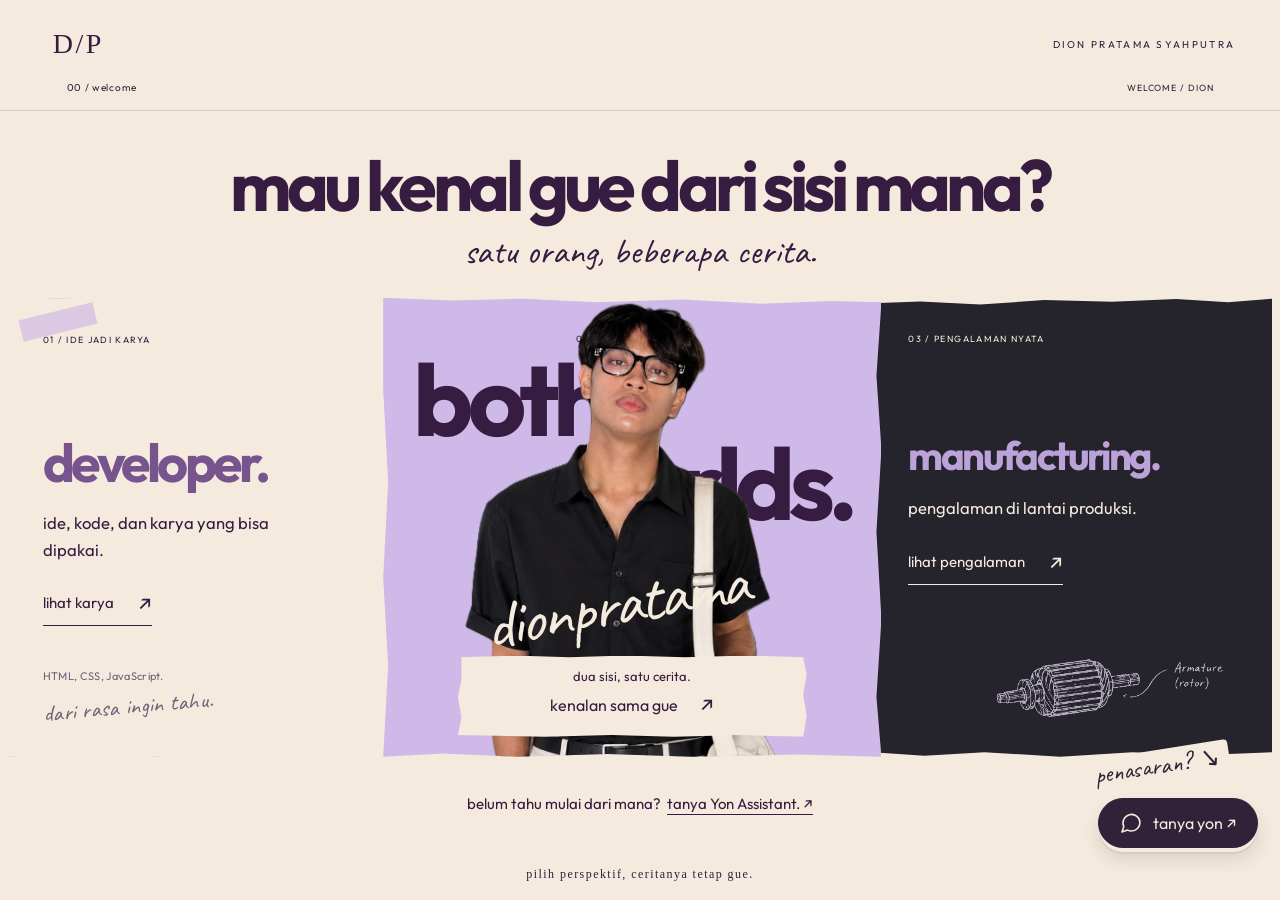
<file: index.html>
<!doctype html>
<html lang="id">
<head>
<meta charset="utf-8">
<meta name="viewport" content="width=device-width, initial-scale=1">
<meta name="theme-color" content="#f3eafc">
<meta name="description" content="Manufaktur & karya digital. Portfolio Dion Pratama Syahputra: dua sisi, satu cerita.">
<title>Dion Pratama Syahputra — Both Worlds</title>
<script src="/perspectives.js?v=fc2d5c4777">
</script>
<link rel="preconnect" href="https://fonts.googleapis.com">
<link rel="preconnect" href="https://fonts.gstatic.com" crossorigin>
<link href="https://fonts.googleapis.com/css2?family=DM+Sans:wght@400;500;600;700&family=Playfair+Display:ital,wght@0,500;0,600;1,500;1,600&display=swap" rel="stylesheet">
<link rel="icon" href="/assets/favicon.svg" type="image/svg+xml">
<link rel="stylesheet" href="/perspectives.css?v=10f628e9d6">
<link rel="stylesheet" href="/reading-bar.css?v=16471d795d">
<script src="/reading-bar.js?v=37162015ae" defer>
</script>
<link rel="stylesheet" href="/assistant.css?v=dd69f18e50">
<link rel="preload" as="image" href="/assets/both-worlds/cover.webp" fetchpriority="high">
<link rel="stylesheet" href="/both-worlds.css?v=4500b405f0">
<script src="/both-worlds.js?v=16507fa63d" defer>
</script>
<script src="/script.js?v=c7541ae738" defer>
</script>
<script src="/assistant.js?v=b9419574a3" defer>
</script>
</head>
<body class="theme-both">
<a class="skip-link" href="#main">Lewati ke konten</a>
<header class="site-header" id="top">
<div class="header-inner wrap">
<a class="brand" href="/?view=both" aria-label="Dion Pratama Syahputra, Both Worlds">D<span>/</span>P</a>
<span class="brand-caption">Dion Pratama<br>Syahputra</span>
<nav class="perspective-nav" aria-label="Pilih perspektif">
<a href="/?view=both" data-perspective="both" aria-current="page">Both Worlds</a>
<a href="/manufacturing/" data-perspective="manufacturing">Manufacturing</a>
<a href="/developer/" data-perspective="developer">Web Developer</a>
</nav>
</div>
</header>
<nav class="reading-bar" data-reading-bar aria-label="Progres membaca portfolio">
<div class="reading-bar__inner">
<a class="reading-bar__chapter" href="#cover" id="readerChapter">00 / cover</a>
<span class="reading-bar__caption">Both Worlds / Dion</span>
</div>
<span class="reading-bar__progress" aria-hidden="true">
</span>
</nav>
<main id="main" tabindex="-1">
<section class="bw-cover" id="cover" aria-labelledby="heroTitle">
  <div class="bw-cover-top bw-container">
<span>Dion Pratama Syahputra</span>
<span>manufaktur & karya digital.</span>
</div>
  <div class="bw-cover-stage">
    <h1 class="bw-cover-title" id="heroTitle" aria-label="portfolio">
<span aria-hidden="true">p</span>
<span aria-hidden="true">o</span>
<span aria-hidden="true">r</span>
<span aria-hidden="true">t</span>
<span aria-hidden="true">f</span>
<span aria-hidden="true">o</span>
<span aria-hidden="true">l</span>
<span aria-hidden="true">i</span>
<span aria-hidden="true">o</span>
</h1>
    <p class="bw-cover-aside bw-cover-aside-left" data-cover-copy>pengalaman nyata.<br>rasa ingin tahu.</p>
    <p class="bw-cover-aside bw-cover-aside-right" data-cover-copy>dua dunia yang<br>saling melengkapi.</p>
    <div class="bw-cover-photo" data-bw-depth="75">
<img src="/assets/both-worlds/cover.webp" alt="Dion mengenakan kemeja hitam dan kacamata" width="1000" height="1163" fetchpriority="high" decoding="async">
</div>
    <span class="bw-cover-script" aria-hidden="true">portfolio</span>
    <span class="bw-cover-edition" aria-hidden="true">a little bit of both.</span>
  </div>
  <div class="bw-cover-bottom bw-container">
<span>sedikit tentang gue & yang gue bikin.</span>
<a class="bw-link" href="#intro">kenalan dulu <span aria-hidden="true">↓</span>
</a>
</div>
</section>

<section class="bw-intro bw-section" id="intro" aria-labelledby="introTitle">
  <svg class="bw-intro-thread" viewBox="0 0 600 250" fill="none" aria-hidden="true">
<path d="M600 0C400 5 620 160 400 114S156 186 33 247" stroke="currentColor" stroke-width="1.5"/>
</svg>
  <div class="bw-container bw-intro-inner" data-bw-group>
    <span class="bw-kicker" data-bw-reveal="up">01 / di balik portfolio</span>
    <h2 class="bw-display bw-mask" id="introTitle">
<span data-bw-reveal="text">gue Dion<span class="bw-purple">.</span>
</span>
</h2>
    <div class="bw-intro-lines">
      <p class="bw-mask">
<span data-bw-reveal="text" data-bw-delay="140">keseharian gue ada di lantai produksi.</span>
</p>
      <p class="bw-mask">
<span data-bw-reveal="text" data-bw-delay="260">rasa ingin tahu gue tumbuh di <em>dunia digital.</em>
</span>
</p>
    </div>
    <div class="bw-intro-body">
      <p data-bw-reveal="up" data-bw-delay="340">gue bekerja sebagai operator di PT Denso Manufacturing Indonesia sejak <strong>2 Juli 2024.</strong> sebelum itu, gue belajar Rekayasa Perangkat Lunak. sampai sekarang, ketertarikan buat membangun website tetap gue bawa di sela pekerjaan.</p>
      <p data-bw-reveal="up" data-bw-delay="440">dari website untuk UMKM, proyek personal, sampai prototipe yang berangkat dari pengalaman kerja, di sini gue mengumpulkan apa yang sedang gue bangun dan pelajari. dua sisi itu sama-sama bagian dari cerita gue — dan portfolio ini jadi tempat keduanya bertemu.</p>
    </div>
    <div class="bw-intro-foot">
<span>Dion Pratama Syahputra</span>
<p>pengalaman nyata, karya yang terus tumbuh.</p>
<span>01 / 07</span>
</div>
  </div>
</section>

<section class="bw-worlds" id="perspectives" aria-labelledby="worldsTitle">
  <div class="bw-worlds-inner bw-container">
    <div class="bw-worlds-heading">
<span class="bw-kicker" data-bw-reveal="up">02 / dua perspektif</span>
<h2 class="bw-display" id="worldsTitle" data-bw-reveal="up">dua sisi, <em>satu cerita.</em>
</h2>
<svg viewBox="0 0 380 24" aria-hidden="true">
<path d="M5 18Q180 1 374 13M36 23Q200 7 348 20" fill="none" stroke="currentColor" stroke-width="3"/>
</svg>
</div>
    <figure class="bw-worlds-person" data-bw-depth="10">
<div data-bw-reveal="object" data-bw-delay="80">
<img src="/assets/both-worlds/dion.webp" alt="Foto terbaru Dion, berkacamata dan berbaju putih, dengan tangan bersilang" width="880" height="1327" loading="lazy" decoding="async">
</div>
<figcaption>Dion Pratama Syahputra</figcaption>
</figure>
    <article class="bw-world bw-world-dev">
      <div data-bw-reveal="left" data-bw-delay="100">
<h3>
<span class="bw-paper-title">web<br> developer</span>
</h3>
<p>merancang dan membangun website untuk UMKM, proyek personal, dan ide yang pengin gue coba.</p>
<a class="bw-link" href="/developer/" data-perspective="developer">lihat sisi digital <span aria-hidden="true">↗</span>
</a>
</div>
      <div class="bw-world-art bw-dev-art" aria-hidden="true">
        <div class="bw-tech-icons" data-bw-depth="32">
<img data-bw-reveal="object" data-bw-delay="260" src="/assets/both-worlds/03-icons.webp" alt="" width="567" height="84" loading="lazy">
</div>
        <div class="bw-laptop" data-bw-depth="22">
<img data-bw-reveal="left" data-bw-delay="180" src="/assets/both-worlds/03-laptop.webp" alt="" width="504" height="364" loading="lazy">
</div>
        <div class="bw-other-icons" data-bw-depth="42">
<img data-bw-reveal="object" data-bw-delay="340" src="/assets/both-worlds/03-other-icons.webp" alt="" width="137" height="233" loading="lazy">
</div>
      </div>
    </article>
    <article class="bw-world bw-world-man">
      <div data-bw-reveal="right" data-bw-delay="180">
<h3>manufacturing</h3>
<p>operator produksi di PT Denso Manufacturing Indonesia sejak 2 Juli 2024. keseharian gue dekat dengan proses perakitan dan aliran material.</p>
<a class="bw-link" href="/manufacturing/" data-perspective="manufacturing">lihat sisi produksi <span aria-hidden="true">↗</span>
</a>
</div>
      <div class="bw-world-art bw-man-art" aria-hidden="true">
        <div class="bw-kanban" data-bw-depth="24">
<img data-bw-reveal="right" data-bw-delay="280" src="/assets/both-worlds/03-kanban.webp" alt="" width="317" height="255" loading="lazy">
</div>
        <div class="bw-armature-part" data-bw-depth="40">
<img data-bw-reveal="object" data-bw-delay="420" src="/assets/both-worlds/03-armature.webp" alt="" width="268" height="149" loading="lazy">
</div>
        <div class="bw-blower" data-bw-depth="30">
<img data-bw-reveal="right" data-bw-delay="360" src="/assets/both-worlds/03-blower.webp" alt="" width="244" height="248" loading="lazy">
</div>
        <span class="bw-object-note">proses, detail,<br>dan rasa ingin tahu.</span>
      </div>
    </article>
  </div>
</section>

<section class="bw-work bw-section bw-container" id="work" aria-labelledby="workTitle">
  <header class="bw-work-heading">
<div>
<span class="bw-kicker" data-bw-reveal="up">03 / karya pilihan</span>
<h2 class="bw-display" id="workTitle" data-bw-reveal="up">
<em>potongan karya.</em>
</h2>
<p class="bw-work-note" data-bw-reveal="up">yang gue bangun, satu per satu.</p>
</div>
<p data-bw-reveal="up">empat proyek, empat konteks.<br> dari kebutuhan sehari-hari<br> sampai rasa ingin tahu sendiri.</p>
</header>
  <nav class="bw-work-index" aria-label="Daftar karya">
<a href="#teamcut">01 / TEAMcut <span aria-hidden="true">↘</span>
</a>
<a href="#armature">02 / Armature <span aria-hidden="true">↘</span>
</a>
<a href="#bagong-lapar">03 / Bagong Lapar <span aria-hidden="true">↘</span>
</a>
<a href="#dua-saudara">04 / Dua Saudara <span aria-hidden="true">↘</span>
</a>
</nav>
  <article class="bw-project bw-teamcut" id="teamcut" aria-labelledby="teamcutTitle">
<div class="bw-teamcut-art">
<img class="bw-project-puzzle" src="/assets/both-worlds/puzzle.svg" width="250" height="245" alt="" loading="lazy" data-bw-reveal="left">
<span class="bw-puzzle-word" aria-hidden="true">&lt;/&gt;</span>
<div class="bw-phone-depth" data-bw-depth="58">
<div data-bw-reveal="phone">
<a class="bw-phone" href="/assets/both-worlds/teamcut.webp" target="_blank" rel="noopener noreferrer" aria-label="Buka screenshot lengkap TEAMcut">
<img src="/assets/both-worlds/teamcut.webp" alt="Screenshot asli beranda mobile TEAMcut" width="640" height="1225" loading="lazy" decoding="async" >
</a>
</div>
</div>
<p class="bw-hand-note" data-bw-reveal="up" data-bw-delay="300">dari ide kecil,<br>jadi pengalaman.</p>
<span class="bw-art-caption">screenshot asli / tampilan mobile</span>
</div>
<div class="bw-project-copy" data-bw-reveal="right">
<span class="bw-kicker">01 / Website barbershop / mobile first</span>
<h3 id="teamcutTitle">TEAMcut<span class="bw-purple">.</span>
</h3>
<p class="bw-project-lead">cari cabang, kenali hairstylist, dan lihat antrean sebelum berangkat.</p>
<p>website untuk membantu pelanggan mengenal TEAMcut dan merencanakan kunjungannya, dari informasi layanan sampai alur booking.</p>
<div class="bw-project-links">
<a class="bw-link" href="/developer/#teamcut">lihat cerita proyek <span aria-hidden="true">↗</span>
</a>
<a class="bw-link" href="https://teamcut.pages.dev/" target="_blank" rel="noopener noreferrer">buka demo <span aria-hidden="true">↗</span>
</a>
</div>
</div>
</article>
 <article class="bw-project bw-armature" id="armature" aria-labelledby="armatureTitle">
<span class="bw-anchor" id="bridge" aria-hidden="true">
</span>
<div class="bw-project-copy" data-bw-reveal="left">
<span class="bw-kicker">02 / Prototipe personal / produksi × digital</span>
<h3 id="armatureTitle">Armature<br>
<em>Monitoring.</em>
</h3>
<p class="bw-project-lead">berangkat dari pengalaman di produksi, tumbuh jadi eksplorasi digital.</p>
<p>gue membawa pertanyaan tentang alur informasi material ke sebuah prototipe web pribadi. cara lain buat belajar memahami proses yang gue temui sehari-hari.</p>
<p class="bw-prototype-note">Prototipe personal, bukan sistem resmi Denso. Screenshot menunjukkan snapshot aplikasi; tidak terhubung ke data produksi live.</p>
<div class="bw-project-links">
<a class="bw-link" href="/developer/#armature">lihat cerita proyek <span aria-hidden="true">↗</span>
</a>
</div>
<a class="bw-context-link" href="/manufacturing/#armature">baca konteks produksi ↗</a>
</div>
<div class="bw-armature-art">
<figure class="bw-dashboard" data-bw-depth="32">
<div data-bw-reveal="right">
<a href="/assets/both-worlds/armature-dashboard.webp" target="_blank" rel="noopener noreferrer" aria-label="Buka screenshot dashboard lengkap Armature Monitoring">
<div class="bw-browser bw-dashboard-crop">
<div class="bw-browser-bar" aria-hidden="true">
<i>
</i>
<i>
</i>
<i>
</i>
<span>screenshot / prototipe personal</span>
</div>
<img src="/assets/both-worlds/armature-dashboard.webp" alt="Snapshot dashboard prototipe personal Armature Monitoring" width="1200" height="1954" loading="lazy" decoding="async" >
</div>
</a>
<figcaption>dashboard / cuplikan tampilan, buka untuk melihat lengkap ↗</figcaption>
</div>
</figure>
<figure class="bw-detail" data-bw-depth="65">
<div data-bw-reveal="object" data-bw-delay="300">
<a href="/assets/both-worlds/armature-detail.webp" target="_blank" rel="noopener noreferrer" aria-label="Buka screenshot detail prototipe Armature Monitoring">
<div class="bw-browser ">
<div class="bw-browser-bar" aria-hidden="true">
<i>
</i>
<i>
</i>
<i>
</i>
<span>screenshot / prototipe personal</span>
</div>
<img src="/assets/both-worlds/armature-detail.webp" alt="Snapshot detail material pada prototipe personal Armature Monitoring" width="689" height="428" loading="lazy" decoding="async" >
</div>
</a>
<figcaption>detail material / snapshot prototipe ↗</figcaption>
</div>
</figure>
</div>
</article>
 <div class="bw-project-pair">
<article class="bw-browser-project" id="bagong-lapar" aria-labelledby="bagong-laparTitle">
<div data-bw-reveal="left" data-bw-delay="0">
<a class="bw-project-screen" href="/assets/both-worlds/bagong-desktop.webp" target="_blank" rel="noopener noreferrer" aria-label="Buka screenshot lengkap Bagong Lapar">
<div class="bw-browser ">
<div class="bw-browser-bar" aria-hidden="true">
<i>
</i>
<i>
</i>
<i>
</i>
<span>screenshot / tampilan proyek</span>
</div>
<img src="/assets/both-worlds/bagong-desktop.webp" alt="Screenshot asli beranda desktop Bagong Lapar" width="1200" height="675" loading="lazy" decoding="async" >
</div>
</a>
</div>
<div class="bw-browser-copy" data-bw-reveal="up">
<span class="bw-kicker">03 / Website rental / outdoor</span>
<h3 id="bagong-laparTitle">Bagong Lapar<span class="bw-purple">.</span>
</h3>
<p class="bw-project-lead">petualangan dimulai dari rencana yang jelas.</p>
<p>katalog perlengkapan outdoor dengan tampilan desktop dan mobile. dari melihat pilihan barang sampai mengenali alur penyewaan.</p>
<div class="bw-project-links">
<a class="bw-link" href="/developer/#bagong-lapar">lihat cerita proyek <span aria-hidden="true">↗</span>
</a>
</div>
</div>
</article>
<article class="bw-browser-project" id="dua-saudara" aria-labelledby="dua-saudaraTitle">
<div data-bw-reveal="right" data-bw-delay="180">
<a class="bw-project-screen" href="/assets/both-worlds/dua-saudara.webp" target="_blank" rel="noopener noreferrer" aria-label="Buka screenshot lengkap Dua Saudara Furniture">
<div class="bw-browser ">
<div class="bw-browser-bar" aria-hidden="true">
<i>
</i>
<i>
</i>
<i>
</i>
<span>screenshot / tampilan proyek</span>
</div>
<img src="/assets/both-worlds/dua-saudara.webp" alt="Screenshot asli beranda desktop Dua Saudara Furniture" width="1200" height="675" loading="lazy" decoding="async" >
</div>
</a>
</div>
<div class="bw-browser-copy" data-bw-reveal="up">
<span class="bw-kicker">04 / Website usaha / furnitur</span>
<h3 id="dua-saudaraTitle">Dua Saudara Furniture<span class="bw-purple">.</span>
</h3>
<p class="bw-project-lead">memberi ruang untuk cerita di balik produk.</p>
<p>website furnitur custom dengan beranda, katalog, dan detail produk. gue mengerjakan desain web, frontend, dan susunan kontennya.</p>
<div class="bw-project-links">
<a class="bw-link" href="/developer/#dua-saudara">lihat cerita proyek <span aria-hidden="true">↗</span>
</a>
<a class="bw-link" href="https://dua-saudara.pages.dev/" target="_blank" rel="noopener noreferrer">buka demo <span aria-hidden="true">↗</span>
</a>
</div>
</div>
</article>
</div>
  <details class="bw-archive" id="archive">
<summary>
<span>
<span class="bw-kicker">catatan tambahan / arsip & eksperimen</span>
<span id="archiveTitle">yang pernah dicoba, tetap jadi bagian cerita.</span>
</span>
<span aria-hidden="true">＋</span>
</summary>
<div class="archive-layout">
<ol class="archive-list">
<li>
<button type="button" class="archive-entry is-active" data-project-id="our-museum" data-preview-title="Our Museum" data-preview-image="/assets/ourmuseum.jpeg" data-preview-alt="Screenshot asli Our Museum">
<span class="archive-number">01</span>
<span class="archive-name">Our Museum<small>Pengalaman web personal</small>
</span>
<span aria-hidden="true">↗</span>
</button>
</li>
<li>
<button type="button" class="archive-entry" data-project-id="yonngpt" data-preview-title="Yonn Assistant / YonnGPT" data-preview-image="/assets/yonngpt.jpeg" data-preview-alt="Screenshot asli Yonn Assistant / YonnGPT">
<span class="archive-number">02</span>
<span class="archive-name">Yonn Assistant / YonnGPT<small>Eksplorasi produk AI</small>
</span>
<span aria-hidden="true">↗</span>
</button>
</li>
<li>
<button type="button" class="archive-entry" data-project-id="yonn-apotek" data-preview-title="Yonn Apotek" data-preview-image="/assets/yonn-apotek.png" data-preview-alt="Screenshot asli Yonn Apotek">
<span class="archive-number">03</span>
<span class="archive-name">Yonn Apotek<small>Laravel · MySQL</small>
</span>
<span aria-hidden="true">↗</span>
</button>
</li>
<li>
<button type="button" class="archive-entry" data-project-id="quranibot" data-preview-title="QuraniBotWithNLP" data-preview-image="/assets/quranibot.png" data-preview-alt="Screenshot asli QuraniBotWithNLP">
<span class="archive-number">04</span>
<span class="archive-name">QuraniBotWithNLP<small>Chatbot · NLP · Database</small>
</span>
<span aria-hidden="true">↗</span>
</button>
</li>
<li>
<button type="button" class="archive-entry" data-project-id="whatsapp-bot" data-preview-title="Bot WhatsApp">
<span class="archive-number">05</span>
<span class="archive-name">Bot WhatsApp<small>Eksplorasi bot</small>
</span>
<span aria-hidden="true">—</span>
</button>
</li>
<li>
<button type="button" class="archive-entry" data-project-id="multiuser-php-native" data-preview-title="MultiUser PHP Native">
<span class="archive-number">06</span>
<span class="archive-name">MultiUser PHP Native<small>Eksplorasi PHP</small>
</span>
<span aria-hidden="true">—</span>
</button>
</li>
<li>
<button type="button" class="archive-entry" data-project-id="text-to-speech" data-preview-title="TextToSpeech">
<span class="archive-number">07</span>
<span class="archive-name">TextToSpeech<small>Eksperimen suara</small>
</span>
<span aria-hidden="true">—</span>
</button>
</li>
</ol>
<aside class="archive-preview" id="archivePreview" aria-live="polite">
<img id="archivePreviewImage" src="/assets/ourmuseum.jpeg" alt="Screenshot asli Our Museum" width="1366" height="768" loading="lazy">
<div class="archive-preview-caption">
<span class="eyebrow">Preview arsip</span>
<h3 id="archivePreviewTitle">Our Museum</h3>
<p class="archive-no-image">Arsip eksplorasi. Dokumentasi visual belum tersedia.</p>
</div>
</aside>
</div>
<p class="bw-archive-sources">Buka screenshot asli: <a href="/assets/ourmuseum.jpeg" target="_blank" rel="noopener noreferrer">Our Museum ↗</a> · <a href="/assets/yonngpt.jpeg" target="_blank" rel="noopener noreferrer">Yonn Assistant / YonnGPT ↗</a> · <a href="/assets/yonn-apotek.png" target="_blank" rel="noopener noreferrer">Yonn Apotek ↗</a> · <a href="/assets/quranibot.png" target="_blank" rel="noopener noreferrer">QuraniBotWithNLP ↗</a>
</p>
</details>
  <noscript>
<style>.theme-both .archive-list{display:none}</style>
</noscript>
</section>

<section class="bw-journey bw-section" id="about" aria-labelledby="aboutTitle">
  <header class="bw-container bw-journey-heading">
<span class="bw-kicker" data-bw-reveal="up">04 / perjalanan</span>
<h2 class="bw-display" id="aboutTitle" data-bw-reveal="up">
<em>ada benang merah<br>di setiap langkah.</em>
</h2>
<p data-bw-reveal="up">dari belajar bikin program, bekerja di produksi,<br> sampai membangun proyek sendiri.</p>
</header>
  <div class="bw-journey-board bw-container" id="journeyBoard">
    <svg class="bw-thread-svg" aria-hidden="true" fill="none">
<path class="bw-thread-base"/>
<path class="bw-thread-progress" id="journeyThread"/>
</svg>
    <article class="bw-journey-node">
<span class="bw-pin" aria-hidden="true">
</span>
<div data-bw-reveal="left">
<div class="bw-note-sheet">
<div class="bw-note-body">
<span class="bw-kicker">01 / 2021 — 2024</span>
<h3>mulainya dari RPL.</h3>
<p>gue belajar Rekayasa Perangkat Lunak di SMKN 8 Malang. dari sini, gue mulai mengenal cara membangun program dan website.</p>
<span class="bw-note-label">SMKN 8 Malang</span>
</div>
<div class="bw-note-art bw-code-art" aria-hidden="true">
<span>&lt;/&gt;</span>
</div>
</div>
</div>
</article>
    <article class="bw-journey-node">
<span class="bw-pin" aria-hidden="true">
</span>
<div data-bw-reveal="right">
<div class="bw-note-sheet bw-note-purple">
<div class="bw-note-body">
<span class="bw-kicker">02 / Januari — Mei 2023</span>
<h3>belajar lewat praktik.</h3>
<p>saat PKL di PT Universal Big Data, gue ikut belajar pengembangan chatbot, NLP, dan database. ketemu pekerjaan nyata, ketemu pertanyaan baru.</p>
<span class="bw-note-label">Universal Big Data / PKL</span>
</div>
<div class="bw-note-art bw-chat-art" aria-hidden="true">
<span>···</span>
<span>···</span>
</div>
</div>
</div>
</article>
    <article class="bw-journey-node">
<span class="bw-pin" aria-hidden="true">
</span>
<div data-bw-reveal="left">
<div class="bw-note-sheet">
<div class="bw-note-body">
<span class="bw-kicker">03 / sejak 2 Juli 2024</span>
<h3>masuk ke dunia produksi.</h3>
<p>gue mulai bekerja sebagai operator produksi di PT Denso Manufacturing Indonesia. keseharian gue dekat dengan perakitan, kanban, dan aliran material.</p>
<span class="bw-note-label">PT Denso Manufacturing Indonesia</span>
</div>
<div class="bw-note-art" aria-hidden="true">
<img src="/assets/both-worlds/03-armature.webp" alt="" width="268" height="149" loading="lazy">
</div>
</div>
</div>
</article>
    <article class="bw-journey-node">
<span class="bw-pin" aria-hidden="true">
</span>
<div data-bw-reveal="right">
<div class="bw-note-sheet">
<div class="bw-note-body">
<span class="bw-kicker">04 / berjalan beriringan</span>
<h3>dua sisi yang mulai ketemu.</h3>
<p>di sela kerja, gue tetap membangun website untuk UMKM dan proyek personal. pengalaman di produksi juga jadi titik awal prototipe Armature Monitoring.</p>
<span class="bw-note-label">manufaktur & karya digital.</span>
<p class="bw-note-disclaimer">Armature Monitoring — prototipe personal,<br>bukan sistem resmi perusahaan.</p>
</div>
<div class="bw-note-art bw-note-puzzle" aria-hidden="true">
<img src="/assets/both-worlds/puzzle.svg" alt="" width="250" height="245" loading="lazy">
<span>&lt;/&gt;</span>
</div>
</div>
</div>
</article>
  </div>
  <div class="bw-container bw-journey-close">
<p class="bw-journey-still" data-bw-reveal="up">ceritanya <em>masih jalan.</em>
</p>
<div class="bw-journey-continuation">
<div id="process" data-bw-reveal="up">
<span id="build" class="bw-anchor" aria-hidden="true">
</span>
<span class="bw-kicker">cara bekerja</span>
<h3 id="processTitle">pahami. bangun. periksa lagi.</h3>
<p>di lini produksi maupun saat mengembangkan website, gue mulai dari memahami kebutuhan. menata urutan kerja, mengerjakan detailnya, lalu memeriksa hasil sebelum melanjutkan.</p>
<a class="bw-link" href="/developer/#process">proses pengembangan <span aria-hidden="true">↗</span>
</a>
</div>
<div id="now" data-bw-reveal="up">
<span class="bw-kicker">saat ini</span>
<h3 id="nowTitle">belajar. bekerja. terus bikin.</h3>
<p>gue terus mengembangkan proyek web dan antarmuka, sambil menjalani pekerjaan di manufaktur. dua dunia ini tetap saling memberi cerita.</p>
</div>
</div>
</div>
</section>

<section class="bw-learning bw-section bw-container" id="learning" aria-labelledby="credentialTitle">
  <div class="bw-learning-copy">
<span class="bw-kicker" data-bw-reveal="up">05 / sertifikat & catatan belajar</span>
<h2 class="bw-display" id="credentialTitle" data-bw-reveal="up">
<em>arsip<br>belajar.</em>
</h2>
<p data-bw-reveal="up">beberapa hal yang gue pelajari,<br> dan catatan proses di baliknya.</p>
    <ol class="bw-credential-list">
      <li data-bw-reveal="up" data-bw-delay="100">
<a href="/assets/sertifikat/oracle-java-foundations-2024.pdf" target="_blank" rel="noopener noreferrer" data-cert-id="java">
<span class="bw-credential-number">01</span>
<span>
<strong>Java Foundations</strong>
<small>Oracle Academy · 18 Maret 2024</small>
<span class="bw-credential-type">Buka sertifikat PDF ↗</span>
</span>
</a>
</li>
      <li data-bw-reveal="up" data-bw-delay="200">
<a href="/assets/sertifikat/oracle-database-foundations-2024.pdf" target="_blank" rel="noopener noreferrer" data-cert-id="database">
<span class="bw-credential-number">02</span>
<span>
<strong>Database Foundations</strong>
<small>Oracle Academy · 28 Maret 2024</small>
<span class="bw-credential-type">Buka sertifikat PDF ↗</span>
</span>
</a>
</li>
      <li data-bw-reveal="up" data-bw-delay="300">
<a href="/assets/sertifikat/data-fundamentals-certificate.jpg" target="_blank" rel="noopener noreferrer" data-cert-id="data">
<span class="bw-credential-number">03</span>
<span>
<strong>Data Fundamentals</strong>
<small>IBM SkillsBuild · Agustus 2026</small>
<span class="bw-credential-type">Buka sertifikat JPG ↗</span>
</span>
</a>
</li>
    </ol>
    <a class="bw-link" href="/manufacturing/#education">latar pendidikan & pelatihan <span aria-hidden="true">↗</span>
</a>
  </div>
  <div class="bw-folder-visual" aria-hidden="true">
    <div class="bw-folder-depth" data-bw-depth="24">
<div class="bw-folder-back" data-bw-reveal="left">
<span>catatan belajar</span>
</div>
</div>
    <div class="bw-cert bw-cert-database" data-bw-depth="36">
<div data-bw-reveal="right" data-bw-delay="180">
<img src="/assets/both-worlds/certificate-database.webp" alt="" width="560" height="432" loading="lazy">
</div>
</div>
    <div class="bw-cert bw-cert-data" data-bw-depth="52">
<div data-bw-reveal="object" data-bw-delay="300">
<img src="/assets/both-worlds/certificate-data.webp" alt="" width="560" height="432" loading="lazy">
</div>
</div>
    <div class="bw-cert bw-cert-java" data-bw-depth="64">
<div data-bw-reveal="left" data-bw-delay="400">
<img src="/assets/both-worlds/certificate-java.webp" alt="" width="560" height="432" loading="lazy">
</div>
</div>
    <span class="bw-folder-scribble">sedikit demi sedikit,<br>tetap belajar.</span>
  </div>
</section>

<section class="bw-contact bw-section bw-container" id="contact" aria-labelledby="contactTitle">
  <div class="bw-contact-copy">
<span class="bw-kicker" data-bw-reveal="up">06 / sampai ketemu</span>
<h2 class="bw-display" id="contactTitle">
<span class="bw-mask">
<span data-bw-reveal="text">ada cerita</span>
</span>
<span class="bw-mask">
<span data-bw-reveal="text" data-bw-delay="160">atau ide baru?</span>
</span>
</h2>
<p data-bw-reveal="up" data-bw-delay="300">buat ngobrol soal proyek, peluang kerja,<br> atau sekadar kenalan — boleh banget.</p>
<div class="bw-contact-links" data-bw-reveal="up" data-bw-delay="400">
<a class="bw-email" href="mailto:dionpratamaart@gmail.com">dionpratamaart@gmail.com <span aria-hidden="true">↗</span>
</a>
<a class="bw-link" href="https://linkedin.com/in/dionnnprtma" target="_blank" rel="noopener noreferrer">LinkedIn <span aria-hidden="true">↗</span>
</a>
<a class="bw-link" href="https://github.com/dionnsadboyy" target="_blank" rel="noopener noreferrer">GitHub <span aria-hidden="true">↗</span>
</a>
</div>
</div>
  <div class="bw-contact-art" aria-hidden="true">
<svg class="bw-contact-thread" viewBox="0 0 560 620" fill="none">
<path d="M50 0C14 80 480 10 430 173S34 229 80 370S256 420 208 542" stroke="#b18acb" stroke-width="2" data-bw-reveal="thread"/>
</svg>
<div class="bw-contact-puzzle" data-bw-depth="45">
<div data-bw-reveal="puzzle" data-bw-delay="120">
<img src="/assets/both-worlds/puzzle.svg" alt="" width="250" height="245" loading="lazy">
<span>sampai ketemu.</span>
</div>
</div>
</div>
</section>
</main>
<footer class="bw-footer">
<div class="bw-container">
<div class="bw-footer-top">
<div>
<p class="bw-footer-name">Dion Pratama Syahputra</p>
<span>manufaktur & karya digital.</span>
</div>
<nav aria-label="Perspektif di footer">
<a href="/?view=both" data-perspective="both">Both Worlds ↗</a>
<a href="/developer/" data-perspective="developer">Web Developer ↗</a>
<a href="/manufacturing/" data-perspective="manufacturing">Manufacturing ↗</a>
</nav>
</div>
<div class="bw-footer-bottom">
<span>© <span id="year" data-year>2026</span> Dion Pratama Syahputra</span>
<a class="bw-link" href="#top">balik ke atas <span aria-hidden="true">↑</span>
</a>
</div>
</div>
</footer>
<div class="portfolio-assistant" data-assistant-root>
  <span class="assistant-curiosity" id="assistantCuriosity" aria-hidden="true" hidden>penasaran? <span>↘</span>
</span>
  <button class="assistant-launcher" id="assistantLauncher" type="button" aria-expanded="false" aria-controls="assistantPanel" aria-haspopup="dialog">
    <svg viewBox="0 0 24 24" fill="none" stroke="currentColor" stroke-width="1.6" stroke-linecap="round" stroke-linejoin="round" aria-hidden="true">
<path d="M21 11.5a8.5 8.5 0 0 1-8.5 8.5 9 9 0 0 1-4-.9L3 21l1.8-5.5a8.5 8.5 0 1 1 16.2-4Z"/>
</svg>
    <span>tanya yon <span aria-hidden="true">↗</span>
</span>
  </button>
  <dialog class="assistant-panel" id="assistantPanel" aria-labelledby="assistantTitle">
    <div class="assistant-shell">
      <header class="assistant-panel__head">
        <h2 id="assistantTitle">YON ASSISTANT</h2>
        <button class="assistant-close" id="assistantClose" type="button" aria-label="Tutup Yon Assistant" autofocus>
<svg viewBox="0 0 24 24" fill="none" stroke="currentColor" stroke-width="1.6" stroke-linecap="round" aria-hidden="true">
<path d="m6 6 12 12M18 6 6 18"/>
</svg>
</button>
      </header>
      <div class="assistant-messages" id="assistantMessages" role="region" aria-label="Percakapan dengan Yon Assistant" tabindex="0">
        <div class="assistant-intro" id="assistantIntro">
          <h3>ada yang pengen<br>lo tahu?</h3>
          <p>gue bantu lo kenalan sama Dion, lewat karya dan cerita di baliknya.</p>
          <span class="assistant-handnote" aria-hidden="true">tanya aja.</span>
          <nav class="assistant-suggestions" id="assistantSuggestions" aria-label="Mulai kenalan">
            <a href="/developer/#work" data-assistant-prompt="Mulai dari karya Dion yang mana?">mulai dari karya yang mana? <span aria-hidden="true">↗</span>
</a>
            <a href="/?view=both#perspectives" data-assistant-prompt="Gimana cerita dua dunia Dion, developer dan manufaktur?">gimana cerita dua dunianya? <span aria-hidden="true">↗</span>
</a>
            <a href="/?view=both#contact" data-assistant-prompt="Mau ngobrol soal proyek dengan Dion, lewat mana?">mau ngobrol soal proyek <span aria-hidden="true">↗</span>
</a>
          </nav>
        </div>
        <div class="assistant-thread" id="assistantThread">
</div>
      </div>
      <div class="assistant-bottom">
        <button class="assistant-latest" id="assistantLatest" type="button" hidden>pesan terbaru ↓</button>
        <div class="assistant-notice" id="assistantNotice">
<p id="assistantStatus" role="status">Pilih salah satu cerita di atas.</p>
<button id="assistantReconnect" type="button" hidden>Cek lagi ↗</button>
</div>
        <nav class="assistant-local-links" id="assistantLocalLinks" aria-label="Bantuan navigasi" hidden>
<a href="/developer/#work" data-perspective="developer">lihat karya ↗</a>
<a href="/manufacturing/#experience" data-perspective="manufacturing">manufaktur ↗</a>
<a href="/?view=both#contact" data-perspective="both">hubungi Dion ↗</a>
</nav>
        <form class="assistant-form" id="assistantForm" hidden>
          <label class="assistant-sr-only" for="assistantInput">Tanya soal Dion, maksimum 600 karakter</label>
          <div class="assistant-composer">
<textarea id="assistantInput" name="message" rows="1" maxlength="600" placeholder="tanya soal Dion…" required>
</textarea>
<button id="assistantSend" type="submit" aria-label="Kirim pertanyaan">
<svg viewBox="0 0 24 24" fill="none" stroke="currentColor" stroke-width="1.6" stroke-linecap="round" stroke-linejoin="round" aria-hidden="true">
<path d="m5 12 14-7-6 15-2-6-6-2Zm6 2 8-9"/>
</svg>
</button>
</div>
        </form>
        <p class="assistant-footnote" id="assistantFootnote">panduan lokal • tentang Dion &amp; portfolionya</p>
        <span class="assistant-sr-only" id="assistantAnnouncement" role="status" aria-live="polite">
</span>
      </div>
    </div>
  </dialog>
</div>
</body>
</html>
</file>
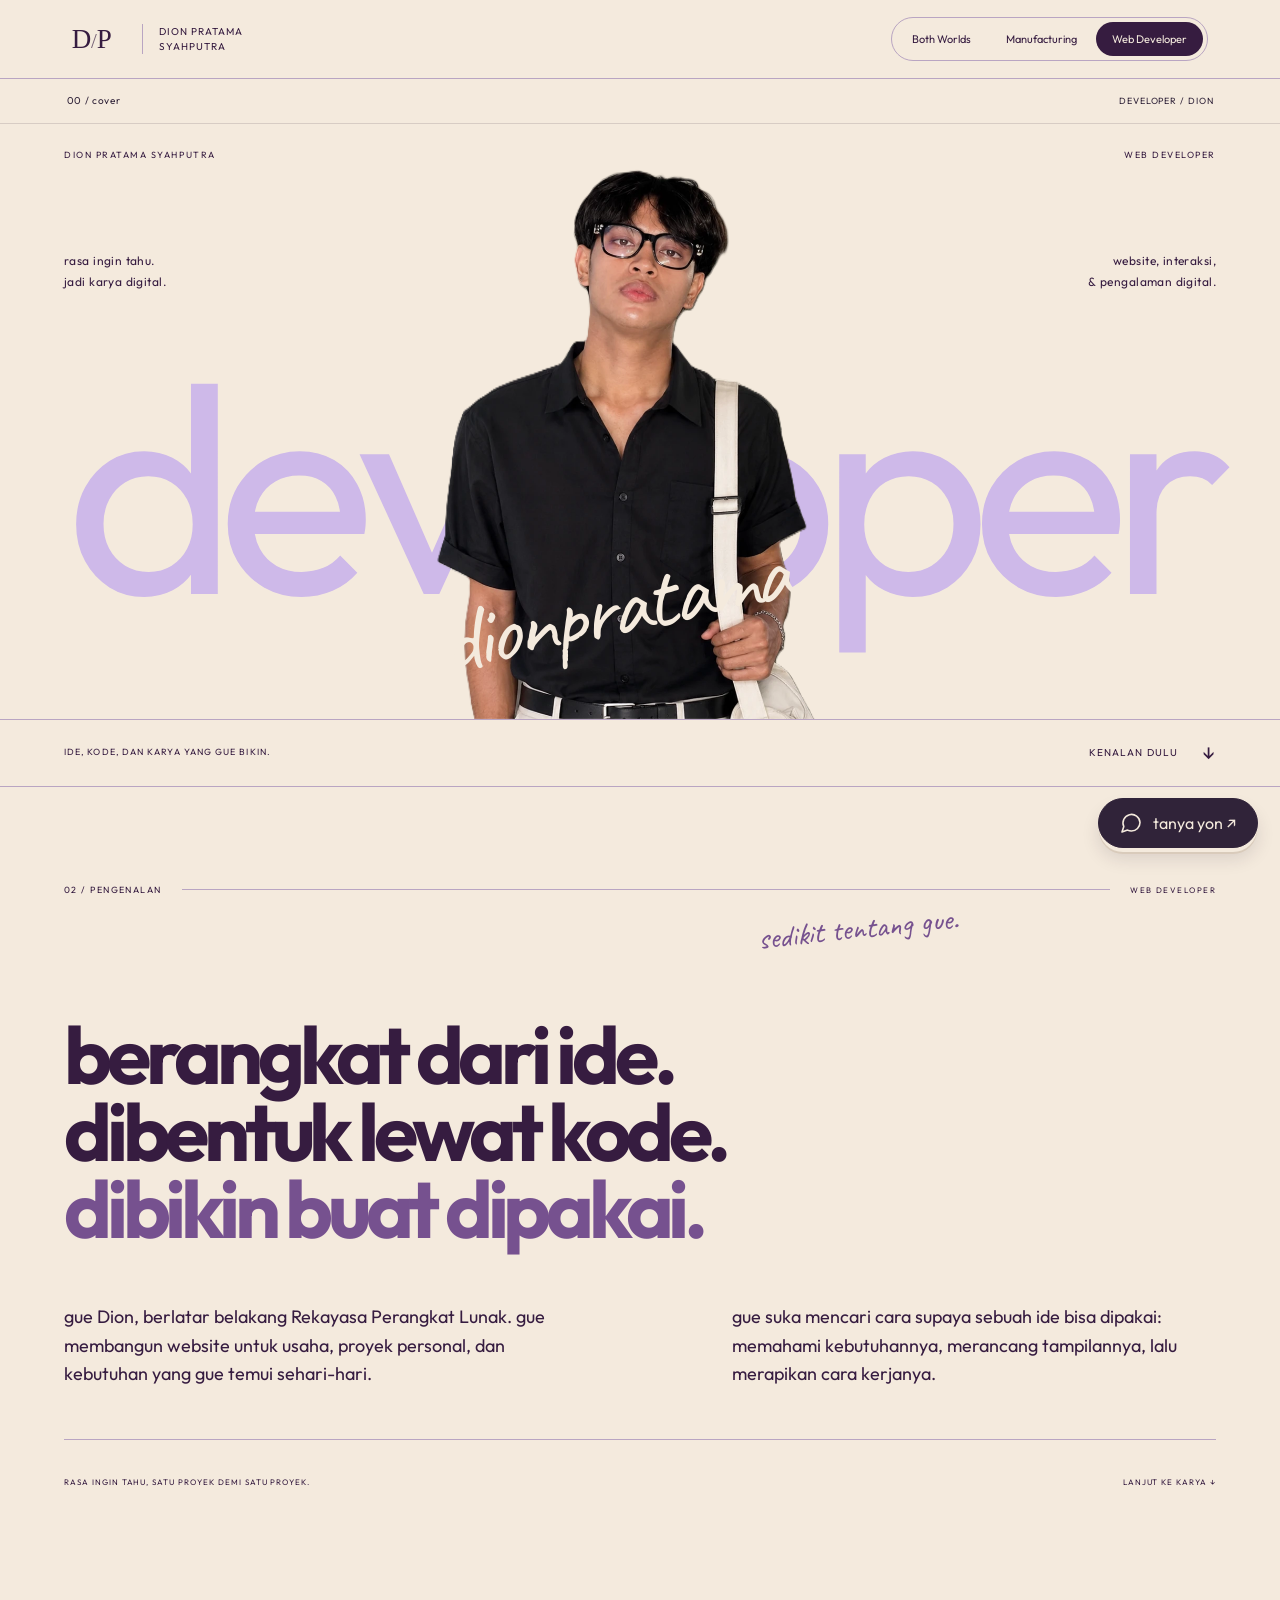
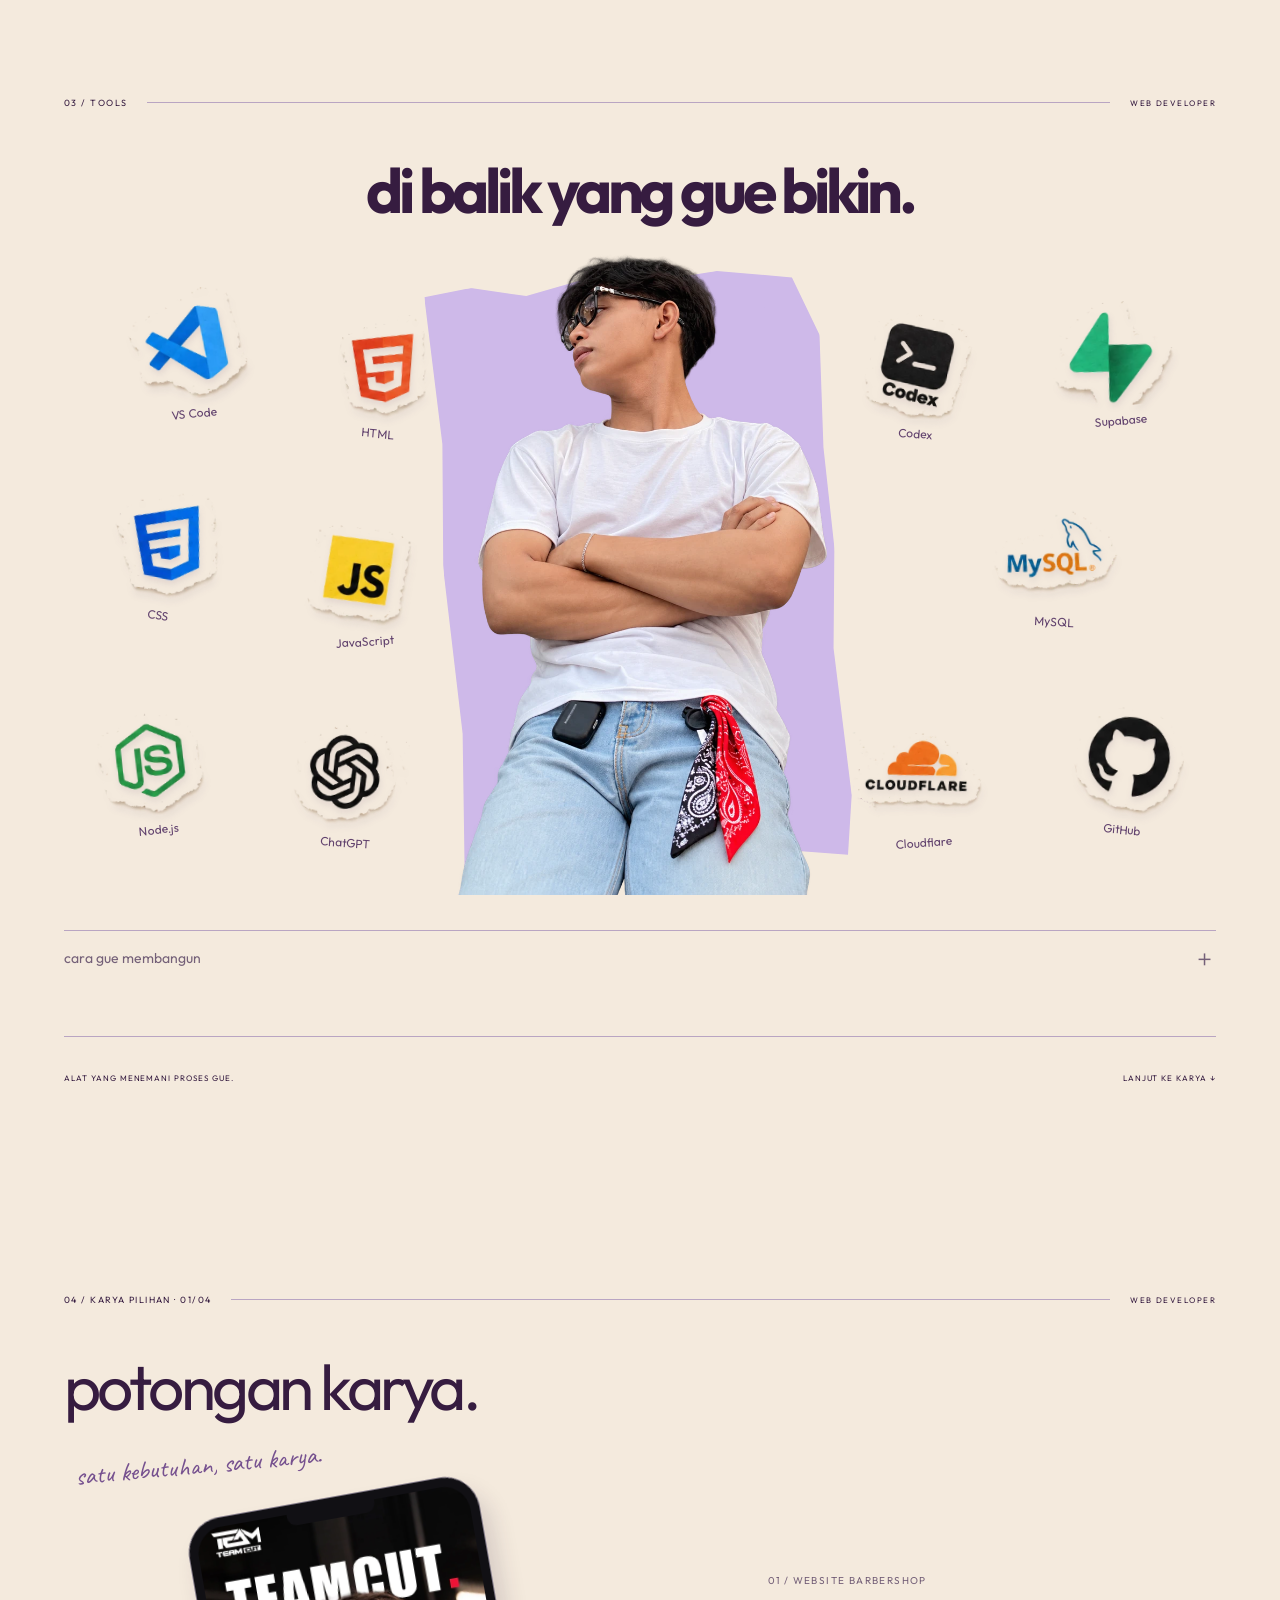
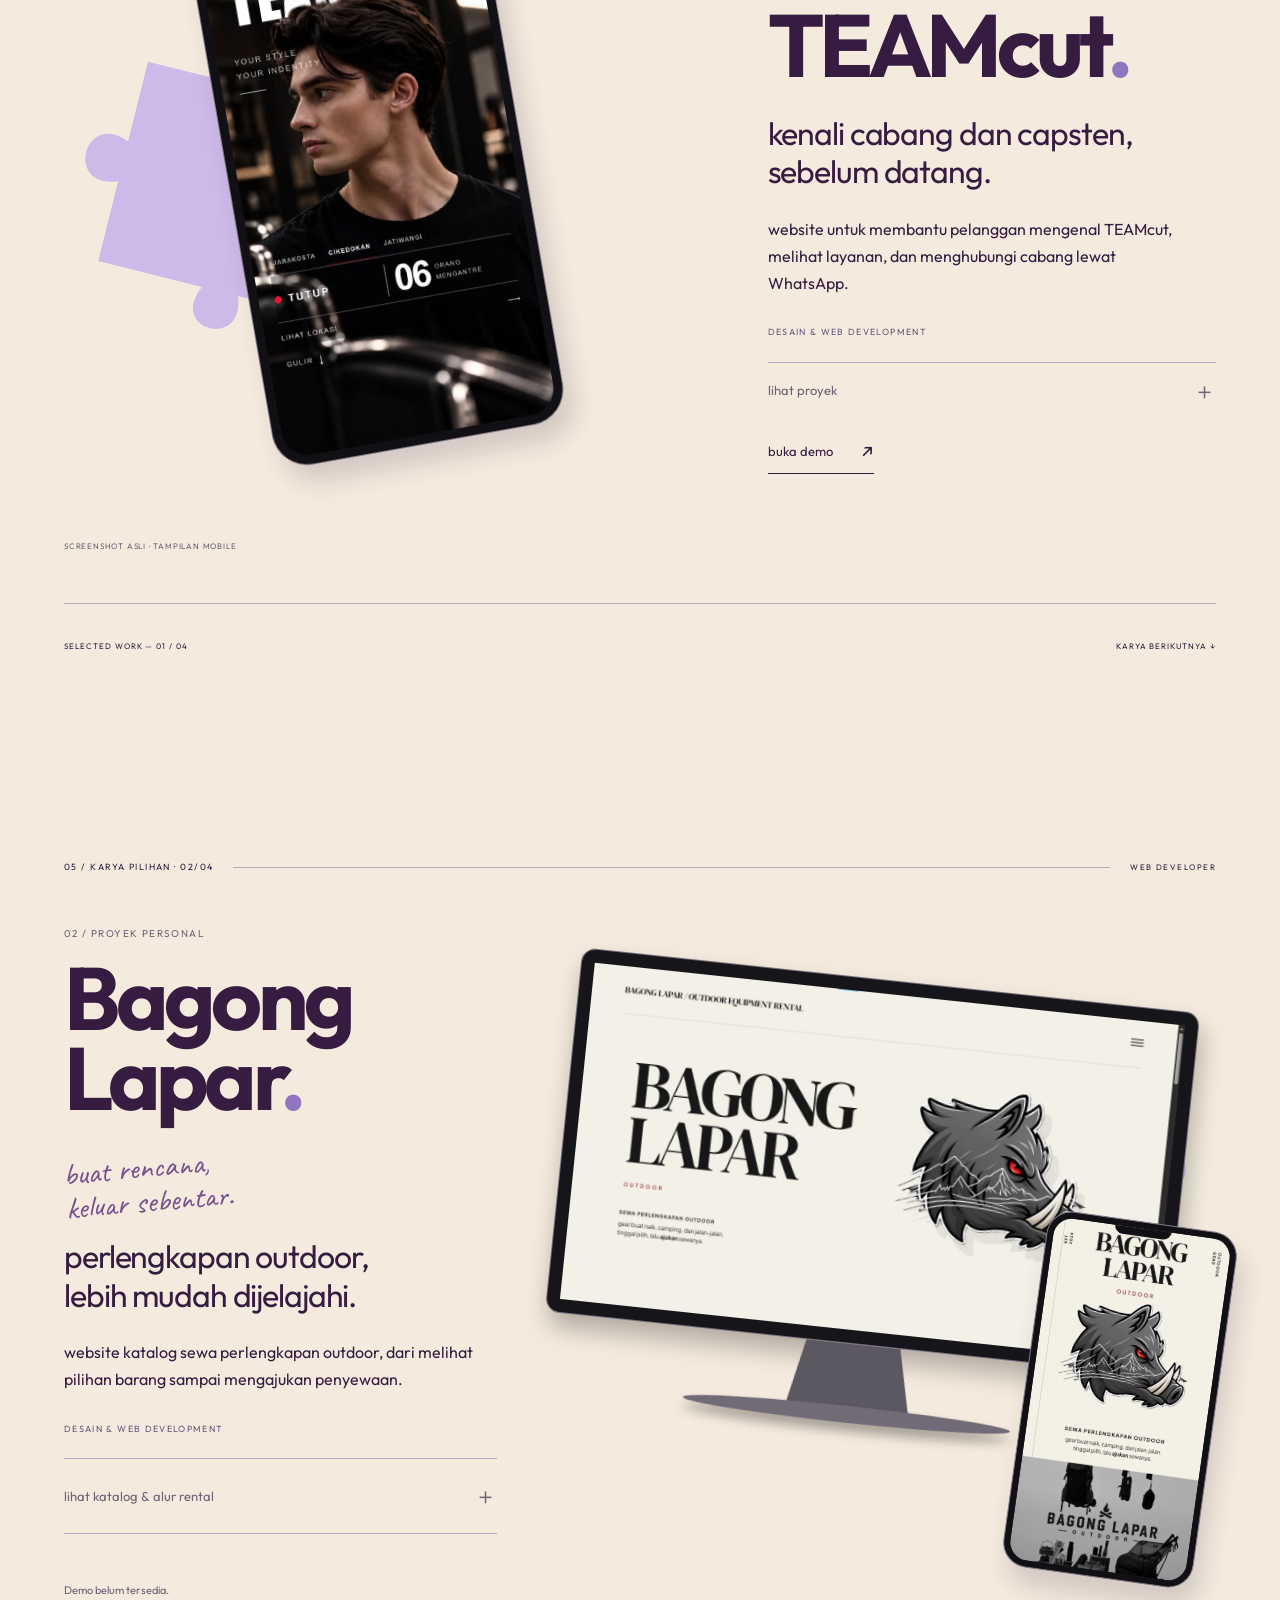
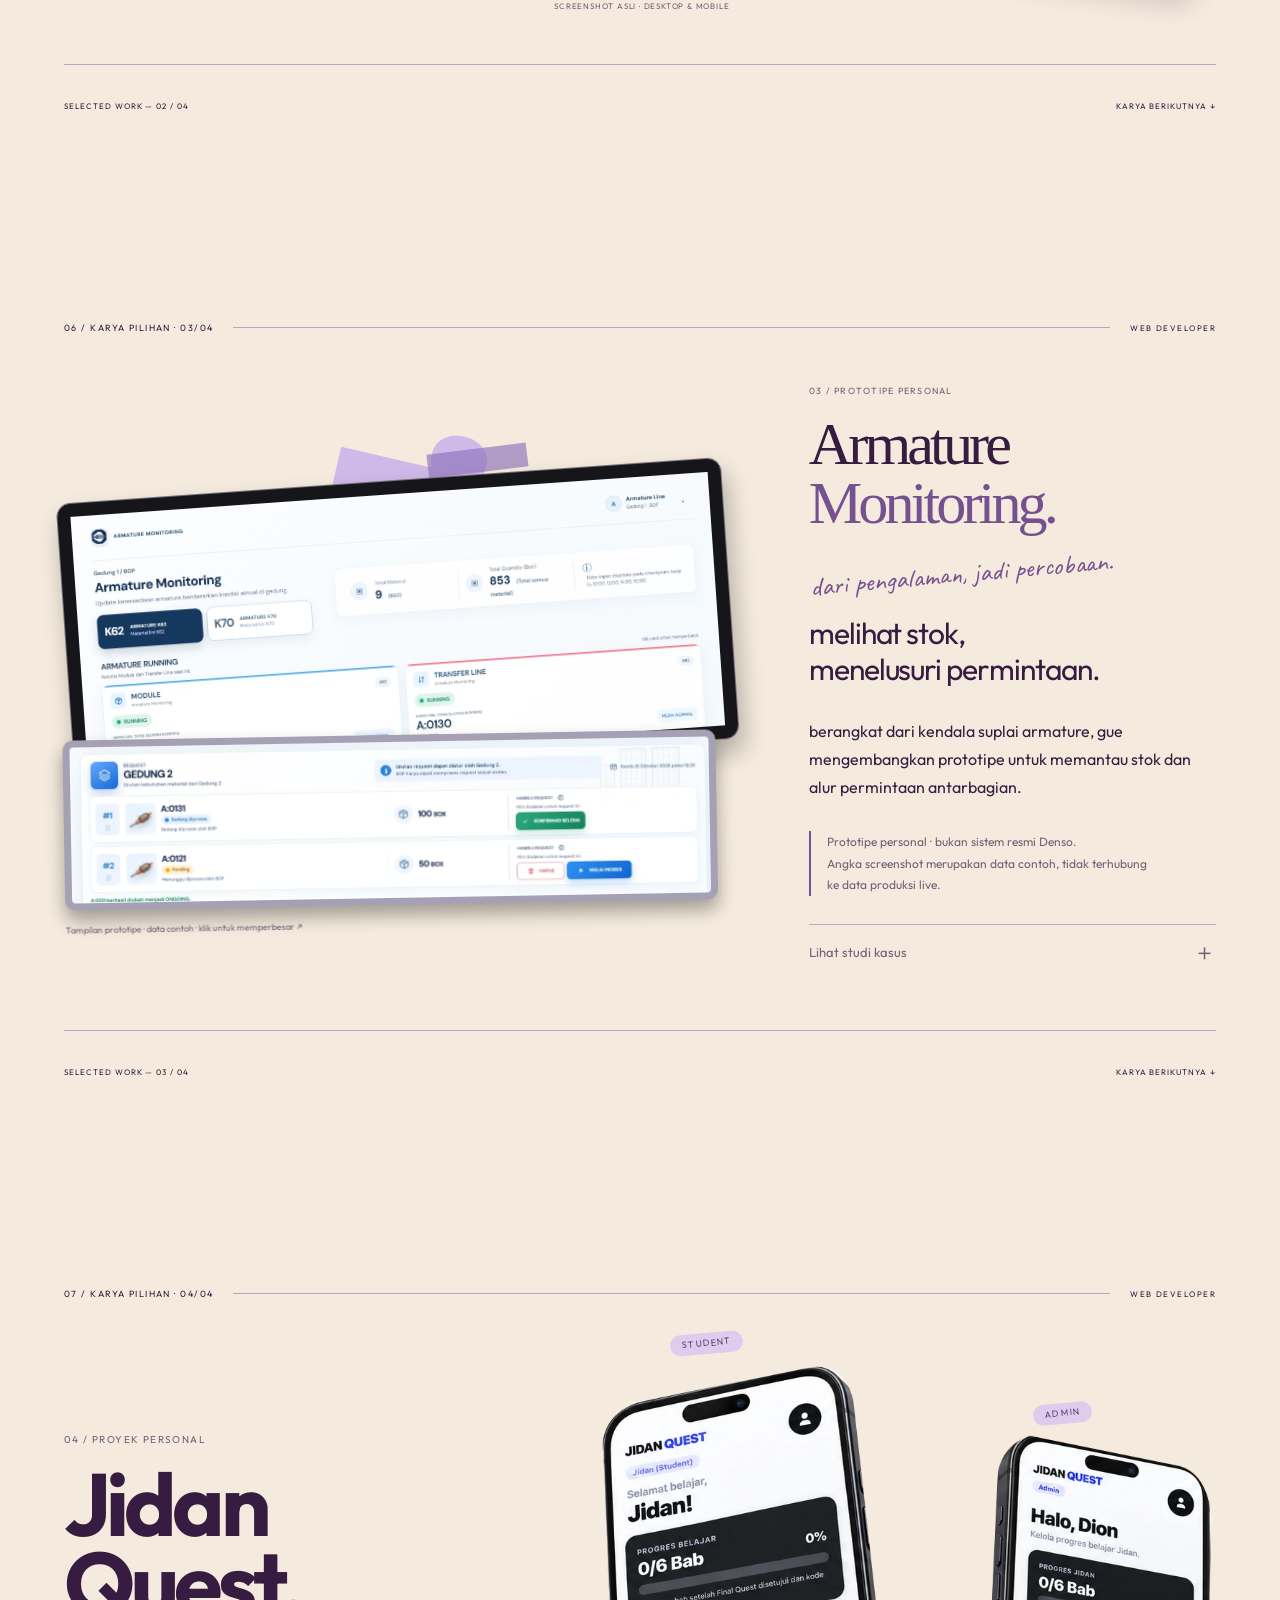
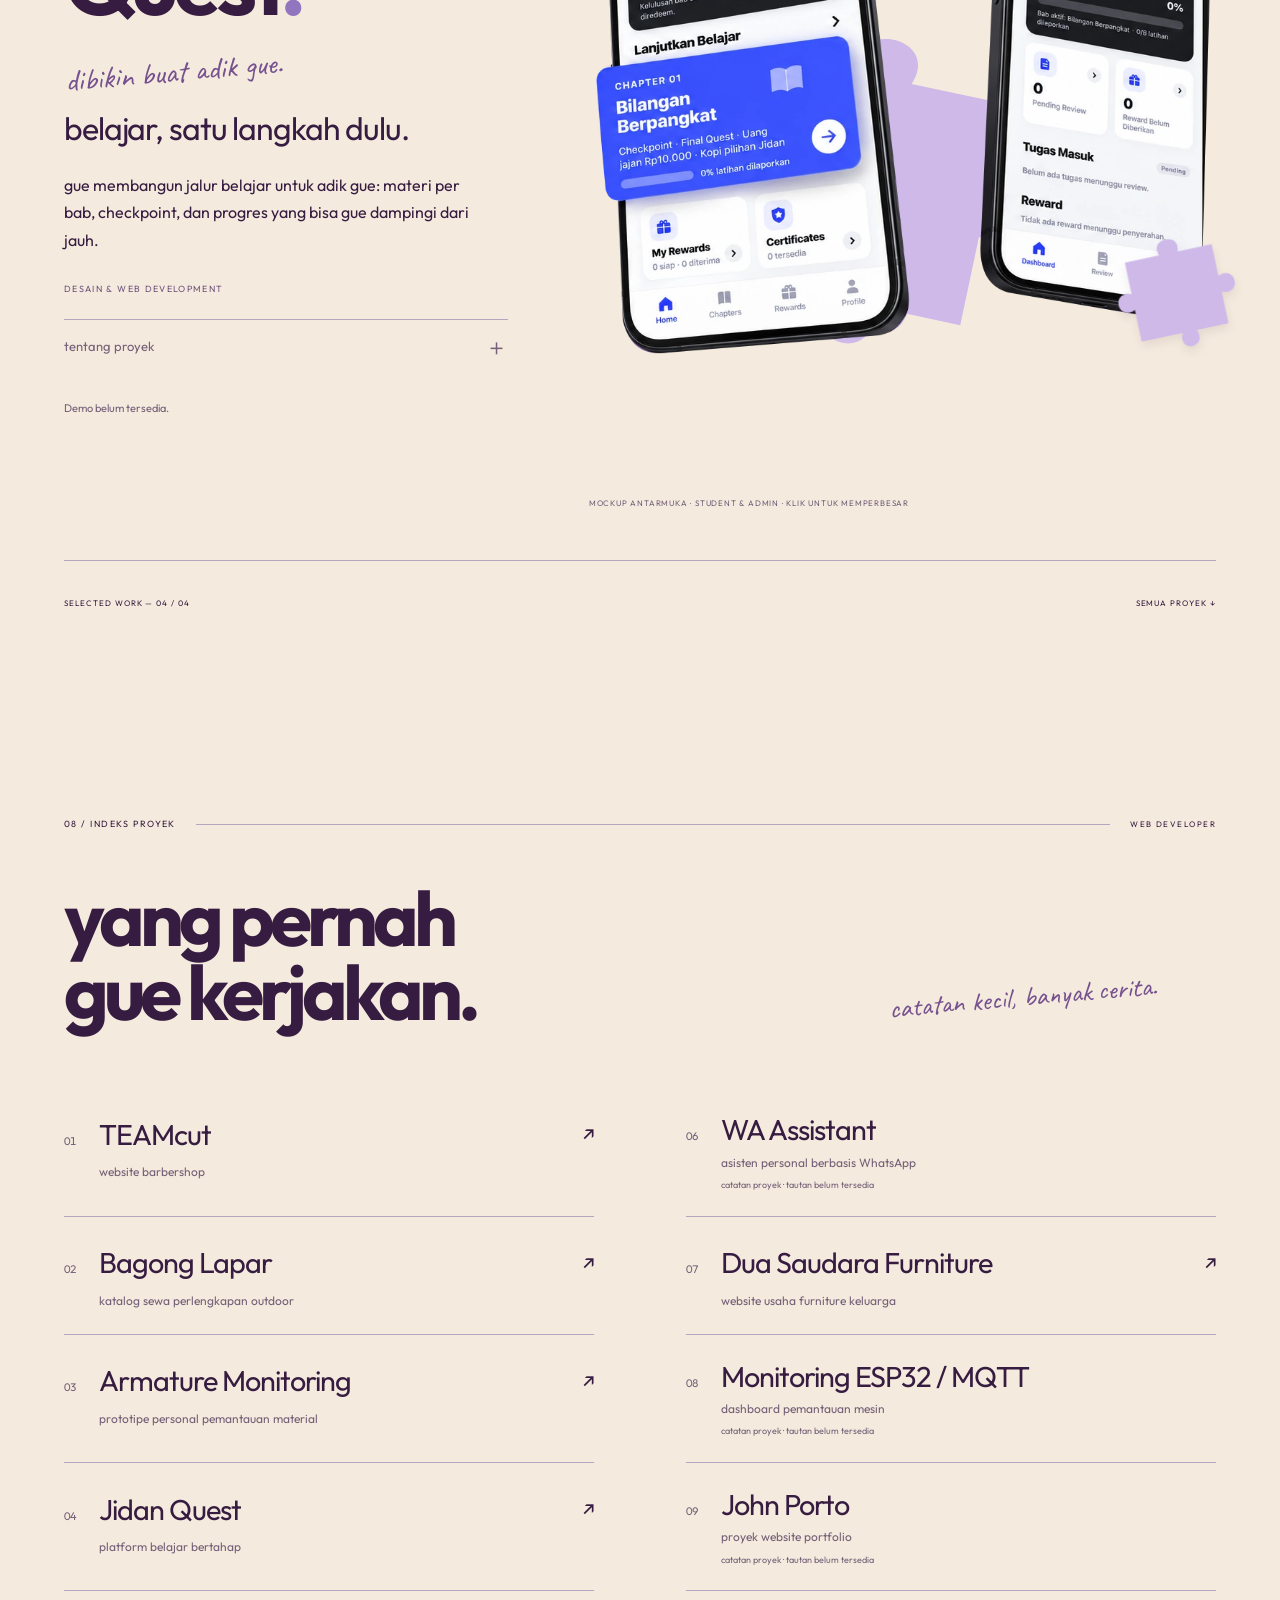
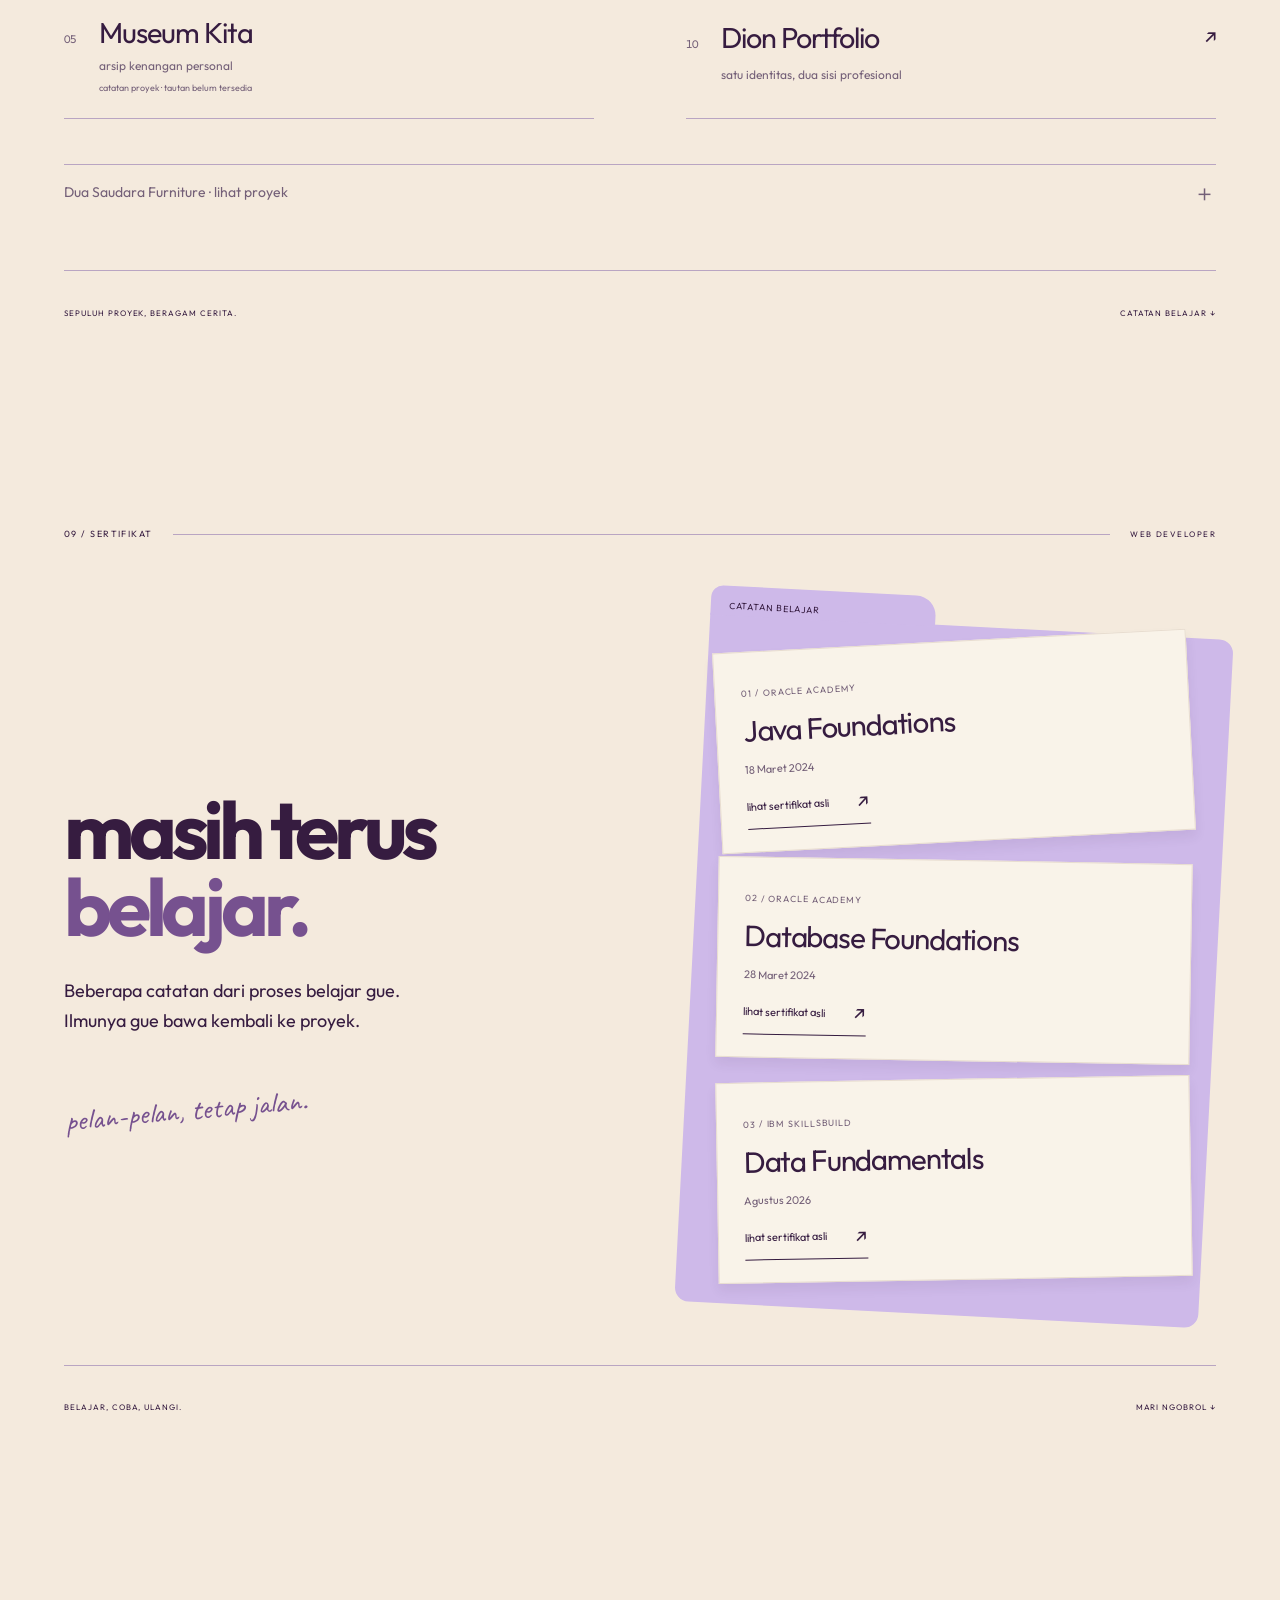
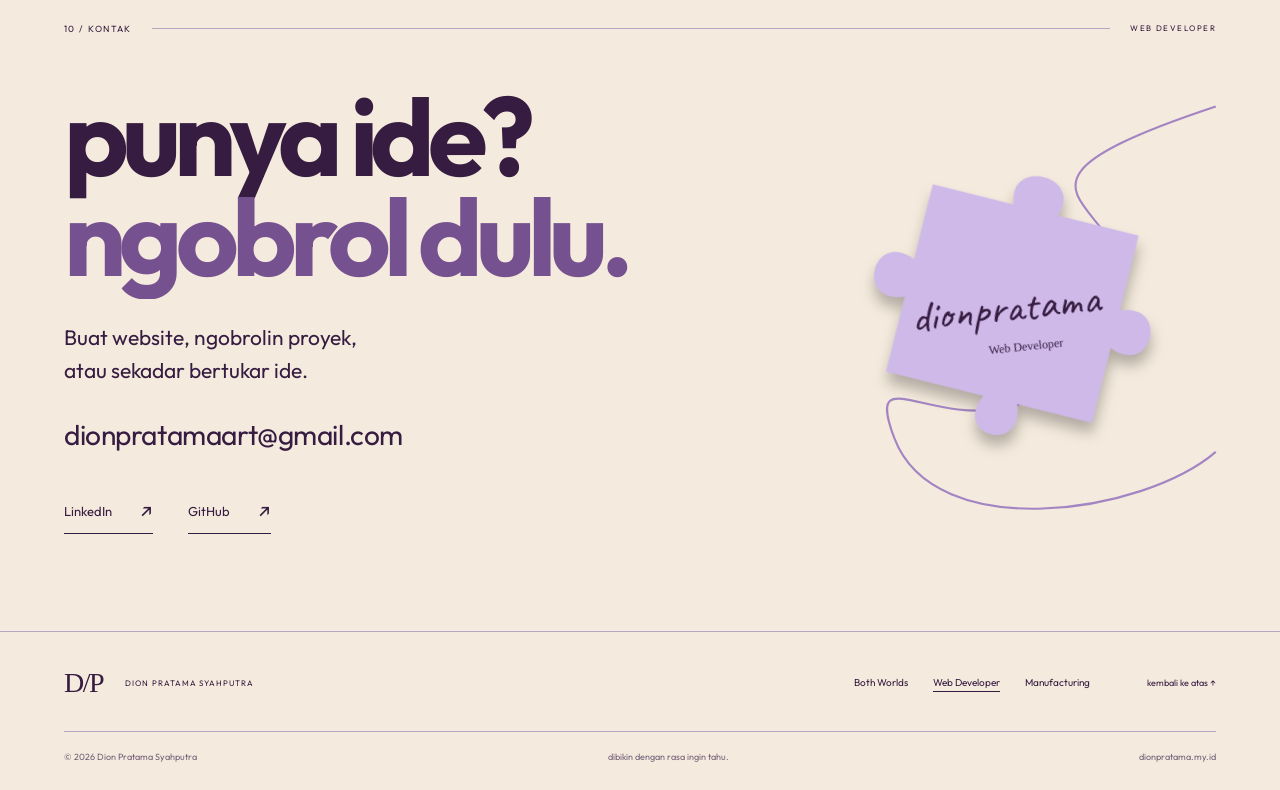
<file: developer/index.html>
<!doctype html>
<html lang="id">
<head>
<meta charset="utf-8">
<meta name="viewport" content="width=device-width, initial-scale=1">
<meta name="theme-color" content="#F4EADD">
<meta name="description" content="Ide, kode dan karya digital Dion Pratama Syahputra. Empat showcase, tools, indeks proyek, dan catatan belajar.">
<title>Web Developer — Dion Pratama Syahputra</title>
<script src="/perspectives.js?v=fc2d5c4777">
</script>
<link rel="icon" href="/assets/favicon.svg" type="image/svg+xml">
<link rel="stylesheet" href="/perspectives.css?v=10f628e9d6">
<link rel="stylesheet" href="/reading-bar.css?v=16471d795d">
<script src="/reading-bar.js?v=37162015ae" defer>
</script>
<link rel="stylesheet" href="/assistant.css?v=dd69f18e50">
<link rel="preload" as="font" type="font/ttf" href="/assets/mode-scenes/fonts/Outfit-Regular.ttf" crossorigin>
<link rel="preload" as="image" href="/assets/mode-scenes/hero.webp" fetchpriority="high">
<link rel="stylesheet" href="/mode-scenes.css?v=35db37f5f4">
<script src="/mode-scenes.js?v=1c3324893e" defer>
</script>
<script src="/script.js?v=c7541ae738" defer>
</script>
<script src="/assistant.js?v=b9419574a3" defer>
</script>
</head>
<body class="theme-developer mode-story">
<a class="skip-link" href="#main">Lewati ke konten</a>
<header class="site-header" id="top">
<div class="header-inner wrap">
<a class="brand" href="/?view=both" aria-label="Dion Pratama Syahputra, Both Worlds">D<span>/</span>P</a>
<span class="brand-caption">Dion Pratama<br>Syahputra</span>
<nav class="perspective-nav" aria-label="Pilih perspektif">
<a href="/?view=both" data-perspective="both">Both Worlds</a>
<a href="/manufacturing/" data-perspective="manufacturing">Manufacturing</a>
<a href="/developer/" data-perspective="developer" aria-current="page">Web Developer</a>
</nav>
</div>
</header>
<nav class="reading-bar" data-reading-bar aria-label="Progres membaca portfolio">
<div class="reading-bar__inner">
<a class="reading-bar__chapter" href="#hero" id="readerChapter">00 / cover</a>
<span class="reading-bar__caption">Developer / Dion</span>
</div>
<span class="reading-bar__progress" aria-hidden="true">
</span>
</nav>
<main id="main" tabindex="-1">
<section class="mode-cover mode-cover-developer mode-scene" id="hero" aria-labelledby="developerTitle">
<div class="mode-cover-meta mode-container">
<span>Dion Pratama Syahputra</span>
<span>Web Developer</span>
</div>
<div class="mode-cover-stage">
<h1 class="mode-hero-word" id="developerTitle" aria-label="developer">
<span aria-hidden="true">d</span>
<span aria-hidden="true">e</span>
<span aria-hidden="true">v</span>
<span aria-hidden="true">e</span>
<span aria-hidden="true">l</span>
<span aria-hidden="true">o</span>
<span aria-hidden="true">p</span>
<span aria-hidden="true">e</span>
<span aria-hidden="true">r</span>
</h1>
<p class="mode-hero-aside mode-hero-left" data-hero-copy>rasa ingin tahu.<br>jadi karya digital.</p>
<p class="mode-hero-aside mode-hero-right" data-hero-copy>website, interaksi,<br>& pengalaman digital.</p>
<div class="mode-hero-depth" data-depth="35">
<div class="mode-hero-photo">
<img src="/assets/mode-scenes/hero.webp" alt="Dion Pratama Syahputra mengenakan kemeja hitam dan kacamata" width="773" height="1049" fetchpriority="high" decoding="async">
</div>
</div>
<div class="mode-hero-signature" aria-hidden="true">
<span>dionpratama</span>
</div>
</div>
<div class="mode-cover-bottom mode-container">
<span>ide, kode, dan karya yang gue bikin.</span>
<a href="#intro" class="mode-next">kenalan dulu <span aria-hidden="true">↓</span>
</a>
</div>
</section>
<section class="mode-scene mode-section mode-container mode-dev-intro" id="intro" aria-labelledby="introTitle">
<div class="mode-register">
<span>02 / pengenalan</span>
<i aria-hidden="true">
</i>
<span>Web Developer</span>
</div>
<p class="mode-dev-intro-note" data-enter="right">sedikit tentang gue.</p>
<h2 class="mode-geometric" id="introTitle">
<span class="mode-mask">
<span data-enter="text">berangkat dari ide.</span>
</span>
<span class="mode-mask">
<span data-enter="text" data-delay="140">dibentuk lewat kode.</span>
</span>
<span class="mode-mask mode-accent">
<span data-enter="text" data-delay="280">dibikin buat dipakai.</span>
</span>
</h2>
<div class="mode-dev-intro-body">
<p data-enter="up" data-delay="320">gue Dion, berlatar belakang Rekayasa Perangkat Lunak. gue membangun website untuk usaha, proyek personal, dan kebutuhan yang gue temui sehari-hari.</p>
<p data-enter="up" data-delay="420">gue suka mencari cara supaya sebuah ide bisa dipakai: memahami kebutuhannya, merancang tampilannya, lalu merapikan cara kerjanya.</p>
</div>
<div class="mode-section-foot">
<span>rasa ingin tahu, satu proyek demi satu proyek.</span>
<a href="#tools">lanjut ke karya ↓</a>
</div>
</section>
<section class="mode-scene mode-section mode-container mode-tools" id="tools" aria-labelledby="toolsTitle">
<div class="mode-register">
<span>03 / tools</span>
<i aria-hidden="true">
</i>
<span>Web Developer</span>
</div>
<span class="mode-anchor" id="skills" aria-hidden="true">
</span>
<h2 class="mode-geometric" id="toolsTitle" data-enter="up">di balik yang gue bikin.</h2>
<div class="mode-tools-stage">
<div class="mode-tools-paper" aria-hidden="true" data-enter="right">
</div>
<div class="mode-tools-photo" data-depth="14">
<div data-enter="object">
<img src="/assets/mode-scenes/seated.webp" alt="Dion berbaju putih dan berkacamata, dari foto asli yang tersedia" width="800" height="1207" loading="lazy" decoding="async">
</div>
</div>
<ul class="mode-tools-list" aria-label="Tools yang digunakan">
<li class="mode-tool mode-tool-vscode">
<div data-enter="left" data-delay="0">
<img src="/assets/mode-scenes/logo-vscode.webp" alt="" width="186" height="162" loading="lazy" decoding="async">
<span>VS Code</span>
</div>
</li>
<li class="mode-tool mode-tool-html">
<div data-enter="right" data-delay="40">
<img src="/assets/mode-scenes/logo-html.webp" alt="" width="179" height="182" loading="lazy" decoding="async">
<span>HTML</span>
</div>
</li>
<li class="mode-tool mode-tool-css">
<div data-enter="left" data-delay="80">
<img src="/assets/mode-scenes/logo-css.webp" alt="" width="178" height="171" loading="lazy" decoding="async">
<span>CSS</span>
</div>
</li>
<li class="mode-tool mode-tool-javascript">
<div data-enter="right" data-delay="120">
<img src="/assets/mode-scenes/logo-javascript.webp" alt="" width="169" height="161" loading="lazy" decoding="async">
<span>JavaScript</span>
</div>
</li>
<li class="mode-tool mode-tool-node">
<div data-enter="left" data-delay="160">
<img src="/assets/mode-scenes/logo-node.webp" alt="" width="178" height="169" loading="lazy" decoding="async">
<span>Node.js</span>
</div>
</li>
<li class="mode-tool mode-tool-supabase">
<div data-enter="right" data-delay="200">
<img src="/assets/mode-scenes/logo-supabase.webp" alt="" width="173" height="149" loading="lazy" decoding="async">
<span>Supabase</span>
</div>
</li>
<li class="mode-tool mode-tool-mysql">
<div data-enter="left" data-delay="240">
<img src="/assets/mode-scenes/logo-mysql.webp" alt="" width="220" height="145" loading="lazy" decoding="async">
<span>MySQL</span>
</div>
</li>
<li class="mode-tool mode-tool-cloudflare">
<div data-enter="right" data-delay="280">
<img src="/assets/mode-scenes/logo-cloudflare.webp" alt="" width="220" height="146" loading="lazy" decoding="async">
<span>Cloudflare</span>
</div>
</li>
<li class="mode-tool mode-tool-github">
<div data-enter="left" data-delay="320">
<img src="/assets/mode-scenes/logo-github.webp" alt="" width="172" height="163" loading="lazy" decoding="async">
<span>GitHub</span>
</div>
</li>
<li class="mode-tool mode-tool-chatgpt">
<div data-enter="right" data-delay="360">
<img src="/assets/mode-scenes/logo-chatgpt.webp" alt="" width="181" height="176" loading="lazy" decoding="async">
<span>ChatGPT</span>
</div>
</li>
<li class="mode-tool mode-tool-codex">
<div data-enter="left" data-delay="400">
<img src="/assets/mode-scenes/logo-codex.webp" alt="" width="189" height="187" loading="lazy" decoding="async">
<span>Codex</span>
</div>
</li>
</ul>
</div>
<details class="mode-inline-details" id="process">
<summary>cara gue membangun <span aria-hidden="true">＋</span>
</summary>
<div>
<p>
<strong>Pahami. Bangun. Periksa lagi.</strong>
<br>gue mulai dari memahami kebutuhan, menyusun alur dan antarmuka, mengerjakan implementasi, lalu memeriksa hasilnya di berbagai ukuran layar. Belajar dari proyek yang benar-benar gue kerjakan.</p>
</div>
</details>
<div class="mode-section-foot">
<span>alat yang menemani proses gue.</span>
<a href="#teamcut">lanjut ke karya ↓</a>
</div>
</section>
<section class="mode-scene mode-section mode-container mode-showcase mode-team" id="teamcut" aria-labelledby="teamcutTitle">
<span class="mode-anchor" id="work" aria-hidden="true">
</span>
<div class="mode-register">
<span>04 / karya pilihan · 01/04</span>
<i aria-hidden="true">
</i>
<span>Web Developer</span>
</div>
<div class="mode-team-heading">
<h2 class="mode-geometric" id="workTitle" data-enter="up">potongan karya.</h2>
<p class="mode-handwriting" data-enter="up" data-delay="160">satu kebutuhan, satu karya.</p>
</div>
<div class="mode-team-layout">
<div class="mode-team-art">
<div class="mode-showcase-puzzle" aria-hidden="true" data-enter="left">
<svg class="mode-puzzle " viewBox="-15 -5 250 245" aria-hidden="true">
<path d="M25 40H90C76 5 139 5 125 40H190V100C227 85 227 145 190 130V190H130C145 227 86 227 103 190H25V130C-12 145-12 85 25 100Z"/>
</svg>
</div>
<div class="mode-team-phone-depth" data-depth="50">
<div data-enter="device" data-delay="120">
<div class="mode-phone mode-team-phone">
<div class="mode-phone-screen">
<a class="mode-media-link " href="/assets/optimized/teamcut-01-home-mobile.webp" data-preview data-caption="Beranda mobile TEAMcut · screenshot asli, snapshot antarmuka" aria-label="Perbesar: Beranda mobile TEAMcut · screenshot asli, snapshot antarmuka">
<img src="/assets/optimized/teamcut-01-home-mobile.webp" alt="Beranda mobile TEAMcut · screenshot asli, snapshot antarmuka" width="828" height="1585" loading="lazy" decoding="async" >
</a>
</div>
</div>
</div>
</div>
<span class="mode-art-caption">screenshot asli · tampilan mobile</span>
</div>
<div class="mode-showcase-copy">
<span class="mode-kicker" data-enter="up">01 / website barbershop</span>
<h3 class="mode-project-title" id="teamcutTitle" data-enter="up">TEAMcut<span class="mode-accent">.</span>
</h3>
<p class="mode-project-lead" data-enter="up" data-delay="120">kenali cabang dan capsten,<br>sebelum datang.</p>
<p data-enter="up" data-delay="220">website untuk membantu pelanggan mengenal TEAMcut, melihat layanan, dan menghubungi cabang lewat WhatsApp.</p>
<span class="mode-project-role">desain & web development</span>
<details class="mode-inline-details mode-case-details" id="teamcut-detail">
<summary>lihat proyek <span aria-hidden="true">＋</span>
</summary>
<div>
<p>Gue mengerjakan antarmuka dan alur website dengan pendekatan mobile. Screenshot memperlihatkan informasi cabang, layanan, hairstylist, dan formulir booking; tidak ada klaim antrean live pada portfolio ini.</p>
<div class="mode-mini-gallery">
<a class="mode-media-link " href="/assets/optimized/teamcut-03-hairstylist-mobile.webp" data-preview data-caption="Pilihan hairstylist TEAMcut · screenshot asli" aria-label="Perbesar: Pilihan hairstylist TEAMcut · screenshot asli">
<img src="/assets/optimized/teamcut-03-hairstylist-mobile.webp" alt="Pilihan hairstylist TEAMcut · screenshot asli" width="828" height="1031" loading="lazy" decoding="async" >
</a>
<a class="mode-media-link " href="/assets/optimized/teamcut-06-booking-mobile.webp" data-preview data-caption="Formulir booking TEAMcut · screenshot asli" aria-label="Perbesar: Formulir booking TEAMcut · screenshot asli">
<img src="/assets/optimized/teamcut-06-booking-mobile.webp" alt="Formulir booking TEAMcut · screenshot asli" width="828" height="1561" loading="lazy" decoding="async" >
</a>
</div>
</div>
</details>
<div class="mode-project-links">
<a class="mode-link" href="https://teamcut.pages.dev/" target="_blank" rel="noopener noreferrer">buka demo <span aria-hidden="true">↗</span>
</a>
</div>
</div>
</div>
<div class="mode-section-foot">
<span>selected work — 01 / 04</span>
<a href="#bagong-lapar">karya berikutnya ↓</a>
</div>
</section>
<section class="mode-scene mode-section mode-container mode-showcase mode-bagong" id="bagong-lapar" aria-labelledby="bagongTitle">
<div class="mode-register">
<span>05 / karya pilihan · 02/04</span>
<i aria-hidden="true">
</i>
<span>Web Developer</span>
</div>
<div class="mode-bagong-layout">
<div class="mode-showcase-copy">
<span class="mode-kicker" data-enter="up">02 / proyek personal</span>
<h2 class="mode-project-title" id="bagongTitle" data-enter="up">Bagong<br>Lapar<span class="mode-accent">.</span>
</h2>
<p class="mode-handwriting" data-enter="up" data-delay="140">buat rencana,<br>keluar sebentar.</p>
<p class="mode-project-lead" data-enter="up" data-delay="220">perlengkapan outdoor,<br>lebih mudah dijelajahi.</p>
<p data-enter="up" data-delay="320">website katalog sewa perlengkapan outdoor, dari melihat pilihan barang sampai mengajukan penyewaan.</p>
<span class="mode-project-role">desain & web development</span>
<details class="mode-inline-details mode-case-details project-details">
<summary>lihat katalog & alur rental <span aria-hidden="true">＋</span>
</summary>
<div class="project-detail-gallery mode-detail-gallery">
<a class="mode-media-link " href="/assets/optimized/bagong-lapar-03-catalog-desktop.webp" data-preview data-caption="Katalog Bagong Lapar · screenshot asli" aria-label="Perbesar: Katalog Bagong Lapar · screenshot asli">
<img src="/assets/optimized/bagong-lapar-03-catalog-desktop.webp" alt="Katalog Bagong Lapar · screenshot asli" width="1366" height="768" loading="lazy" decoding="async" >
</a>
<a class="mode-media-link " href="/assets/optimized/bagong-lapar-05-rental-desktop.webp" data-preview data-caption="Alur rental Bagong Lapar · screenshot asli" aria-label="Perbesar: Alur rental Bagong Lapar · screenshot asli">
<img src="/assets/optimized/bagong-lapar-05-rental-desktop.webp" alt="Alur rental Bagong Lapar · screenshot asli" width="1366" height="768" loading="lazy" decoding="async" >
</a>
</div>
</details>
<div class="mode-project-links">
<span class="mode-demo-state">Demo belum tersedia.</span>
</div>
</div>
<div class="mode-bagong-art">
<div class="mode-bagong-puzzle" aria-hidden="true" data-enter="right">
<svg class="mode-puzzle " viewBox="-15 -5 250 245" aria-hidden="true">
<path d="M25 40H90C76 5 139 5 125 40H190V100C227 85 227 145 190 130V190H130C145 227 86 227 103 190H25V130C-12 145-12 85 25 100Z"/>
</svg>
</div>
<div class="mode-bagong-monitor-depth" data-depth="28">
<div data-enter="device" data-delay="100">
<div class="mode-monitor mode-bagong-monitor">
<div class="mode-monitor-bezel">
<div class="mode-bagong-screen">
<a class="mode-media-link " href="/assets/optimized/bagong-lapar-01-home-desktop.webp" data-preview data-caption="Beranda desktop Bagong Lapar · screenshot asli" aria-label="Perbesar: Beranda desktop Bagong Lapar · screenshot asli">
<img src="/assets/optimized/bagong-lapar-01-home-desktop.webp" alt="Beranda desktop Bagong Lapar · screenshot asli" width="1366" height="768" loading="lazy" decoding="async" >
</a>
</div>
</div>
<div class="mode-monitor-stand" aria-hidden="true">
</div>
</div>
</div>
</div>
<div class="mode-bagong-phone-depth" data-depth="55">
<div data-enter="object" data-delay="300">
<div class="mode-phone mode-bagong-phone">
<div class="mode-phone-screen">
<a class="mode-media-link " href="/assets/optimized/bagong-lapar-01-home-mobile.webp" data-preview data-caption="Beranda mobile Bagong Lapar · screenshot asli" aria-label="Perbesar: Beranda mobile Bagong Lapar · screenshot asli">
<img src="/assets/optimized/bagong-lapar-01-home-mobile.webp" alt="Beranda mobile Bagong Lapar · screenshot asli" width="828" height="1607" loading="lazy" decoding="async" >
</a>
</div>
</div>
</div>
</div>
<span class="mode-art-caption">screenshot asli · desktop & mobile</span>
</div>
</div>
<div class="mode-section-foot">
<span>selected work — 02 / 04</span>
<a href="#armature">karya berikutnya ↓</a>
</div>
</section>
<section class="mode-scene mode-section mode-container mode-armature-section mode-armature-developer" id="armature" aria-labelledby="armatureTitle">
<div class="mode-register">
<span>06 / karya pilihan · 03/04</span>
<i aria-hidden="true">
</i>
<span>Web Developer</span>
</div>
<div class="mode-armature-layout">
<div class="mode-armature-copy">
<span class="mode-kicker" data-enter="up">03 / prototipe personal</span>
<h2 class="mode-editorial" id="armatureTitle">
<span class="mode-mask">
<span data-enter="text">Armature</span>
</span>
<span class="mode-mask mode-accent">
<span data-enter="text" data-delay="120">Monitoring.</span>
</span>
</h2>
<p class="mode-handwriting" data-enter="up" data-delay="220">dari pengalaman, jadi percobaan.</p>
<p class="mode-project-lead" data-enter="up" data-delay="250">melihat stok,<br>menelusuri permintaan.</p>
<p data-enter="up" data-delay="300">berangkat dari kendala suplai armature, gue mengembangkan prototipe untuk memantau stok dan alur permintaan antarbagian.</p>
<p class="mode-prototype-note" data-enter="up" data-delay="400">Prototipe personal · bukan sistem resmi Denso.<br>Angka screenshot merupakan data contoh, tidak terhubung ke data produksi live.</p>
<div data-enter="up" data-delay="450">
<details class="mode-inline-details mode-case-details" id="armature-detail">
<summary>Lihat studi kasus <span aria-hidden="true">＋</span>
</summary>
<div>
<p>Berangkat dari pengalaman BOP/Mizusumashi, prototipe ini mengeksplorasi informasi material, formulir permintaan, tampilan berdasarkan peran, dan riwayat tindak lanjut. Belum ada klaim adopsi atau dampak efisiensi terukur.</p>
<a class="mode-link" href="/manufacturing/#armature" >Konteks pengalaman produksi <span aria-hidden="true">↗</span>
</a>
</div>
</details>
</div>
</div>
<div class="mode-armature-art">
<div class="mode-armature-puzzle" aria-hidden="true" data-enter="object">
<svg class="mode-puzzle " viewBox="-15 -5 250 245" aria-hidden="true">
<path d="M25 40H90C76 5 139 5 125 40H190V100C227 85 227 145 190 130V190H130C145 227 86 227 103 190H25V130C-12 145-12 85 25 100Z"/>
</svg>
<span class="mode-tape">
</span>
</div>
<div class="mode-monitor-depth" data-depth="32">
<div data-enter="device" data-delay="100">
<div class="mode-monitor">
<div class="mode-monitor-bezel">
<div class="mode-monitor-screen">
<a class="mode-media-link " href="/assets/mode-scenes/armature-dashboard.webp" data-preview data-caption="Dashboard Armature Monitoring · prototipe personal, data contoh" aria-label="Perbesar: Dashboard Armature Monitoring · prototipe personal, data contoh">
<img src="/assets/mode-scenes/armature-dashboard.webp" alt="Dashboard Armature Monitoring · prototipe personal, data contoh" width="1258" height="2048" loading="lazy" decoding="async">
</a>
</div>
</div>
<div class="mode-monitor-stand" aria-hidden="true">
</div>
</div>
</div>
</div>
<figure class="mode-request-depth" data-depth="55">
<div data-enter="object" data-delay="400">
<div class="mode-request-panel">
<a class="mode-media-link " href="/assets/mode-scenes/armature-request.webp" data-preview data-caption="Panel permintaan Armature Monitoring · snapshot data contoh" aria-label="Perbesar: Panel permintaan Armature Monitoring · snapshot data contoh">
<img src="/assets/mode-scenes/armature-request.webp" alt="Panel permintaan Armature Monitoring · snapshot data contoh" width="1303" height="318" loading="lazy" decoding="async">
</a>
</div>
<figcaption>Tampilan prototipe · data contoh · klik untuk memperbesar ↗</figcaption>
</div>
</figure>
</div>
</div>
<div class="mode-section-foot">
<span>selected work — 03 / 04</span>
<a href="#jidan-quest">karya berikutnya ↓</a>
</div>
</section>
<section class="mode-scene mode-section mode-container mode-showcase mode-jidan" id="jidan-quest" aria-labelledby="jidanTitle">
<div class="mode-register">
<span>07 / karya pilihan · 04/04</span>
<i aria-hidden="true">
</i>
<span>Web Developer</span>
</div>
<div class="mode-jidan-layout">
<div class="mode-showcase-copy">
<span class="mode-kicker" data-enter="up">04 / proyek personal</span>
<h2 class="mode-project-title" id="jidanTitle" data-enter="up">Jidan<br>Quest<span class="mode-accent">.</span>
</h2>
<p class="mode-handwriting" data-enter="up" data-delay="120">dibikin buat adik gue.</p>
<p class="mode-project-lead" data-enter="up" data-delay="220">belajar, satu langkah dulu.</p>
<p data-enter="up" data-delay="300">gue membangun jalur belajar untuk adik gue: materi per bab, checkpoint, dan progres yang bisa gue dampingi dari jauh.</p>
<span class="mode-project-role">desain & web development</span>
<details class="mode-inline-details mode-case-details" id="jidan-detail">
<summary>tentang proyek <span aria-hidden="true">＋</span>
</summary>
<div>
<p>Materi per bab, checkpoint, dan pendampingan progres dari jauh menjadi konteks rancangan student dan admin. Tampilan di sini adalah mockup antarmuka yang disediakan pada desain, bukan data belajar live.</p>
</div>
</details>
<div class="mode-project-links">
<span class="mode-demo-state">Demo belum tersedia.</span>
</div>
</div>
<div class="mode-jidan-art">
<div class="mode-jidan-puzzle" aria-hidden="true" data-enter="right">
<svg class="mode-puzzle " viewBox="-15 -5 250 245" aria-hidden="true">
<path d="M25 40H90C76 5 139 5 125 40H190V100C227 85 227 145 190 130V190H130C145 227 86 227 103 190H25V130C-12 145-12 85 25 100Z"/>
</svg>
</div>
<div class="mode-jidan-student" data-depth="30">
<span class="mode-device-label">student</span>
<div data-enter="object" data-delay="100">
<a class="mode-media-link " href="/assets/mode-scenes/jidan-student.webp" data-preview data-caption="Jidan Quest · mockup tampilan student dengan chapter card" aria-label="Perbesar: Jidan Quest · mockup tampilan student dengan chapter card">
<img src="/assets/mode-scenes/jidan-student.webp" alt="Jidan Quest · mockup tampilan student dengan chapter card" width="454" height="833" loading="lazy" decoding="async">
</a>
</div>
</div>
<div class="mode-jidan-admin" data-depth="45">
<span class="mode-device-label">admin</span>
<div data-enter="right" data-delay="300">
<a class="mode-media-link " href="/assets/mode-scenes/jidan-admin.webp" data-preview data-caption="Jidan Quest · mockup tampilan admin" aria-label="Perbesar: Jidan Quest · mockup tampilan admin">
<img src="/assets/mode-scenes/jidan-admin.webp" alt="Jidan Quest · mockup tampilan admin" width="338" height="677" loading="lazy" decoding="async">
</a>
</div>
<div class="mode-jidan-front-puzzle" aria-hidden="true">
<svg class="mode-puzzle " viewBox="-15 -5 250 245" aria-hidden="true">
<path d="M25 40H90C76 5 139 5 125 40H190V100C227 85 227 145 190 130V190H130C145 227 86 227 103 190H25V130C-12 145-12 85 25 100Z"/>
</svg>
</div>
</div>
<span class="mode-art-caption">mockup antarmuka · student & admin · klik untuk memperbesar</span>
</div>
</div>
<div class="mode-section-foot">
<span>selected work — 04 / 04</span>
<a href="#project-index">semua proyek ↓</a>
</div>
</section>
<section class="mode-scene mode-section mode-container mode-project-index" id="project-index" aria-labelledby="indexTitle">
<div class="mode-register">
<span>08 / indeks proyek</span>
<i aria-hidden="true">
</i>
<span>Web Developer</span>
</div>
<div class="mode-index-heading">
<h2 class="mode-geometric" id="indexTitle" data-enter="up">yang pernah<br>gue kerjakan.</h2>
<p class="mode-handwriting" data-enter="right" data-delay="160">catatan kecil, banyak cerita.</p>
</div>
<ol class="mode-index-list">
<li data-enter="up" data-delay="0">
<span class="mode-index-number">01</span>
<div>
<a href="#teamcut">TEAMcut<span aria-hidden="true">↗</span>
</a>
<p>website barbershop</p>
</div>
</li>
<li data-enter="up" data-delay="65">
<span class="mode-index-number">02</span>
<div>
<a href="#bagong-lapar">Bagong Lapar<span aria-hidden="true">↗</span>
</a>
<p>katalog sewa perlengkapan outdoor</p>
</div>
</li>
<li data-enter="up" data-delay="130">
<span class="mode-index-number">03</span>
<div>
<a href="#armature">Armature Monitoring<span aria-hidden="true">↗</span>
</a>
<p>prototipe personal pemantauan material</p>
</div>
</li>
<li data-enter="up" data-delay="195">
<span class="mode-index-number">04</span>
<div>
<a href="#jidan-quest">Jidan Quest<span aria-hidden="true">↗</span>
</a>
<p>platform belajar bertahap</p>
</div>
</li>
<li data-enter="up" data-delay="260">
<span class="mode-index-number">05</span>
<div>
<span class="mode-index-name">Museum Kita</span>
<p>arsip kenangan personal</p>
<small>catatan proyek · tautan belum tersedia</small>
</div>
</li>
<li data-enter="up" data-delay="0">
<span class="mode-index-number">06</span>
<div>
<span class="mode-index-name">WA Assistant</span>
<p>asisten personal berbasis WhatsApp</p>
<small>catatan proyek · tautan belum tersedia</small>
</div>
</li>
<li data-enter="up" data-delay="65">
<span class="mode-index-number">07</span>
<div>
<a href="#dua-saudara">Dua Saudara Furniture<span aria-hidden="true">↗</span>
</a>
<p>website usaha furniture keluarga</p>
</div>
</li>
<li data-enter="up" data-delay="130">
<span class="mode-index-number">08</span>
<div>
<span class="mode-index-name">Monitoring ESP32 / MQTT</span>
<p>dashboard pemantauan mesin</p>
<small>catatan proyek · tautan belum tersedia</small>
</div>
</li>
<li data-enter="up" data-delay="195">
<span class="mode-index-number">09</span>
<div>
<span class="mode-index-name">John Porto</span>
<p>proyek website portfolio</p>
<small>catatan proyek · tautan belum tersedia</small>
</div>
</li>
<li data-enter="up" data-delay="260">
<span class="mode-index-number">10</span>
<div>
<a href="/?view=both">Dion Portfolio<span aria-hidden="true">↗</span>
</a>
<p>satu identitas, dua sisi profesional</p>
</div>
</li>
</ol>
<details class="mode-inline-details mode-index-case" id="dua-saudara">
<summary>Dua Saudara Furniture · lihat proyek <span aria-hidden="true">＋</span>
</summary>
<div>
<p>Website furnitur custom dengan beranda, katalog, dan detail produk. Gue mengerjakan desain web, frontend, serta susunan kontennya untuk usaha furniture keluarga.</p>
<div class="mode-index-case-layout">
<a class="mode-media-link " href="/assets/optimized/dua-saudara-01-home-desktop.webp" data-preview data-caption="Beranda Dua Saudara Furniture · screenshot asli" aria-label="Perbesar: Beranda Dua Saudara Furniture · screenshot asli">
<img src="/assets/optimized/dua-saudara-01-home-desktop.webp" alt="Beranda Dua Saudara Furniture · screenshot asli" width="1366" height="768" loading="lazy" decoding="async" >
</a>
<a class="mode-media-link " href="/assets/optimized/dua-saudara-03-catalog-desktop.webp" data-preview data-caption="Katalog Dua Saudara Furniture · screenshot asli" aria-label="Perbesar: Katalog Dua Saudara Furniture · screenshot asli">
<img src="/assets/optimized/dua-saudara-03-catalog-desktop.webp" alt="Katalog Dua Saudara Furniture · screenshot asli" width="1366" height="768" loading="lazy" decoding="async" >
</a>
</div>
<a class="mode-link" href="https://dua-saudara.pages.dev/" target="_blank" rel="noopener noreferrer">buka website <span aria-hidden="true">↗</span>
</a>
</div>
</details>
<div class="mode-section-foot">
<span>sepuluh proyek, beragam cerita.</span>
<a href="#certificates">catatan belajar ↓</a>
</div>
</section>
<section class="mode-scene mode-section mode-container mode-certificates" id="certificates" aria-labelledby="certificatesTitle">
<div class="mode-register">
<span>09 / sertifikat</span>
<i aria-hidden="true">
</i>
<span>Web Developer</span>
</div>
<div class="mode-cert-layout">
<div class="mode-cert-copy">
<h2 class="mode-geometric" id="certificatesTitle">
<span class="mode-mask">
<span data-enter="text">masih terus</span>
</span>
<span class="mode-mask mode-accent">
<span data-enter="text" data-delay="140">belajar.</span>
</span>
</h2>
<p data-enter="up" data-delay="220">Beberapa catatan dari proses belajar gue.<br> Ilmunya gue bawa kembali ke proyek.</p>
<p class="mode-handwriting" data-enter="up" data-delay="320">pelan-pelan, tetap jalan.</p>
</div>
<div class="mode-cert-folder">
<div class="mode-folder-back" aria-hidden="true" data-enter="right">
<span>catatan belajar</span>
</div>
<ol class="mode-cert-list">
<li data-enter="object" data-delay="120">
<article class="mode-cert-card">
<span class="mode-cert-number">01 / Oracle Academy</span>
<h3>Java Foundations</h3>
<p>18 Maret 2024</p>
<a class="mode-link" href="/assets/sertifikat/oracle-java-foundations-2024.pdf" target="_blank" rel="noopener noreferrer">lihat sertifikat asli <span aria-hidden="true">↗</span>
</a>
</article>
</li>
<li data-enter="object" data-delay="280">
<article class="mode-cert-card">
<span class="mode-cert-number">02 / Oracle Academy</span>
<h3>Database Foundations</h3>
<p>28 Maret 2024</p>
<a class="mode-link" href="/assets/sertifikat/oracle-database-foundations-2024.pdf" target="_blank" rel="noopener noreferrer">lihat sertifikat asli <span aria-hidden="true">↗</span>
</a>
</article>
</li>
<li data-enter="object" data-delay="440">
<article class="mode-cert-card">
<span class="mode-cert-number">03 / IBM SkillsBuild</span>
<h3>Data Fundamentals</h3>
<p>Agustus 2026</p>
<a class="mode-link" href="/assets/sertifikat/data-fundamentals-certificate.jpg" target="_blank" rel="noopener noreferrer">lihat sertifikat asli <span aria-hidden="true">↗</span>
</a>
</article>
</li>
</ol>
</div>
</div>
<div class="mode-section-foot">
<span>belajar, coba, ulangi.</span>
<a href="#contact">mari ngobrol ↓</a>
</div>
</section>
<section class="mode-scene mode-section mode-container mode-contact mode-dev-contact" id="contact" aria-labelledby="contactTitle">
<div class="mode-register">
<span>10 / kontak</span>
<i aria-hidden="true">
</i>
<span>Web Developer</span>
</div>
<div class="mode-contact-layout">
<div class="mode-contact-copy">
<h2 class="mode-geometric" id="contactTitle">
<span class="mode-mask">
<span data-enter="text">punya ide?</span>
</span>
<span class="mode-mask mode-accent">
<span data-enter="text" data-delay="140">ngobrol dulu.</span>
</span>
</h2>
<p data-enter="up" data-delay="240">Buat website, ngobrolin proyek,<br> atau sekadar bertukar ide.</p>
<a class="mode-contact-email" data-enter="up" data-delay="320" href="mailto:dionpratamaart@gmail.com">dionpratamaart@gmail.com</a>
<div class="mode-contact-actions" data-enter="up" data-delay="400">
<a class="mode-link" href="https://linkedin.com/in/dionnnprtma" target="_blank" rel="noopener noreferrer">LinkedIn <span aria-hidden="true">↗</span>
</a>
<a class="mode-link" href="https://github.com/dionnsadboyy" target="_blank" rel="noopener noreferrer">GitHub <span aria-hidden="true">↗</span>
</a>
</div>
</div>
<div class="mode-contact-art" aria-hidden="true">
<svg class="mode-contact-thread" viewBox="0 0 470 500" fill="none">
<path d="M470 12C120 128 459 120 330 291S47 275 94 400S385 489 470 416"/>
</svg>
<div class="mode-contact-puzzle" data-depth="30">
<div data-enter="object" data-delay="180">
<svg class="mode-puzzle " viewBox="-15 -5 250 245" aria-hidden="true">
<path d="M25 40H90C76 5 139 5 125 40H190V100C227 85 227 145 190 130V190H130C145 227 86 227 103 190H25V130C-12 145-12 85 25 100Z"/>
</svg>
<div class="mode-puzzle-signature">dionpratama<small>Web Developer</small>
</div>
</div>
</div>
</div>
</div>
</section>
</main>
<footer class="mode-footer mode-container">
<a class="brand" href="/?view=both" aria-label="Dion Pratama Syahputra, Both Worlds">D/P</a>
<span class="mode-footer-name">Dion Pratama Syahputra</span>
<nav aria-label="Perspektif di footer">
<a href="/?view=both" data-perspective="both">Both Worlds</a>
<a href="/developer/" data-perspective="developer" aria-current="page">Web Developer</a>
<a href="/manufacturing/" data-perspective="manufacturing">Manufacturing</a>
</nav>
<a class="mode-top-link" href="#top">kembali ke atas ↑</a>
<div class="mode-footer-bottom">
<span>© <span data-year>2026</span> Dion Pratama Syahputra</span>
<span>dibikin dengan rasa ingin tahu.</span>
<span>dionpratama.my.id</span>
</div>
</footer>
<dialog class="mode-media-dialog" id="mediaPreview" aria-labelledby="mediaTitle">
<div class="mode-media-head">
<h2 id="mediaTitle">Tampilan proyek</h2>
<button type="button" class="mode-media-close" aria-label="Tutup tampilan" autofocus>×</button>
</div>
<div class="mode-media-content" id="mediaContent">
</div>
<a id="mediaOriginal" target="_blank" rel="noopener noreferrer">Buka gambar penuh ↗</a>
</dialog>
<div class="portfolio-assistant" data-assistant-root>
  <span class="assistant-curiosity" id="assistantCuriosity" aria-hidden="true" hidden>penasaran? <span>↘</span>
</span>
  <button class="assistant-launcher" id="assistantLauncher" type="button" aria-expanded="false" aria-controls="assistantPanel" aria-haspopup="dialog">
    <svg viewBox="0 0 24 24" fill="none" stroke="currentColor" stroke-width="1.6" stroke-linecap="round" stroke-linejoin="round" aria-hidden="true">
<path d="M21 11.5a8.5 8.5 0 0 1-8.5 8.5 9 9 0 0 1-4-.9L3 21l1.8-5.5a8.5 8.5 0 1 1 16.2-4Z"/>
</svg>
    <span>tanya yon <span aria-hidden="true">↗</span>
</span>
  </button>
  <dialog class="assistant-panel" id="assistantPanel" aria-labelledby="assistantTitle">
    <div class="assistant-shell">
      <header class="assistant-panel__head">
        <h2 id="assistantTitle">YON ASSISTANT</h2>
        <button class="assistant-close" id="assistantClose" type="button" aria-label="Tutup Yon Assistant" autofocus>
<svg viewBox="0 0 24 24" fill="none" stroke="currentColor" stroke-width="1.6" stroke-linecap="round" aria-hidden="true">
<path d="m6 6 12 12M18 6 6 18"/>
</svg>
</button>
      </header>
      <div class="assistant-messages" id="assistantMessages" role="region" aria-label="Percakapan dengan Yon Assistant" tabindex="0">
        <div class="assistant-intro" id="assistantIntro">
          <h3>ada yang pengen<br>lo tahu?</h3>
          <p>gue bantu lo kenalan sama Dion, lewat karya dan cerita di baliknya.</p>
          <span class="assistant-handnote" aria-hidden="true">tanya aja.</span>
          <nav class="assistant-suggestions" id="assistantSuggestions" aria-label="Mulai kenalan">
            <a href="/developer/#work" data-assistant-prompt="Mulai dari karya Dion yang mana?">mulai dari karya yang mana? <span aria-hidden="true">↗</span>
</a>
            <a href="/?view=both#perspectives" data-assistant-prompt="Gimana cerita dua dunia Dion, developer dan manufaktur?">gimana cerita dua dunianya? <span aria-hidden="true">↗</span>
</a>
            <a href="/?view=both#contact" data-assistant-prompt="Mau ngobrol soal proyek dengan Dion, lewat mana?">mau ngobrol soal proyek <span aria-hidden="true">↗</span>
</a>
          </nav>
        </div>
        <div class="assistant-thread" id="assistantThread">
</div>
      </div>
      <div class="assistant-bottom">
        <button class="assistant-latest" id="assistantLatest" type="button" hidden>pesan terbaru ↓</button>
        <div class="assistant-notice" id="assistantNotice">
<p id="assistantStatus" role="status">Pilih salah satu cerita di atas.</p>
<button id="assistantReconnect" type="button" hidden>Cek lagi ↗</button>
</div>
        <nav class="assistant-local-links" id="assistantLocalLinks" aria-label="Bantuan navigasi" hidden>
<a href="/developer/#work" data-perspective="developer">lihat karya ↗</a>
<a href="/manufacturing/#experience" data-perspective="manufacturing">manufaktur ↗</a>
<a href="/?view=both#contact" data-perspective="both">hubungi Dion ↗</a>
</nav>
        <form class="assistant-form" id="assistantForm" hidden>
          <label class="assistant-sr-only" for="assistantInput">Tanya soal Dion, maksimum 600 karakter</label>
          <div class="assistant-composer">
<textarea id="assistantInput" name="message" rows="1" maxlength="600" placeholder="tanya soal Dion…" required>
</textarea>
<button id="assistantSend" type="submit" aria-label="Kirim pertanyaan">
<svg viewBox="0 0 24 24" fill="none" stroke="currentColor" stroke-width="1.6" stroke-linecap="round" stroke-linejoin="round" aria-hidden="true">
<path d="m5 12 14-7-6 15-2-6-6-2Zm6 2 8-9"/>
</svg>
</button>
</div>
        </form>
        <p class="assistant-footnote" id="assistantFootnote">panduan lokal • tentang Dion &amp; portfolionya</p>
        <span class="assistant-sr-only" id="assistantAnnouncement" role="status" aria-live="polite">
</span>
      </div>
    </div>
  </dialog>
</div>
</body>
</html>
</file>
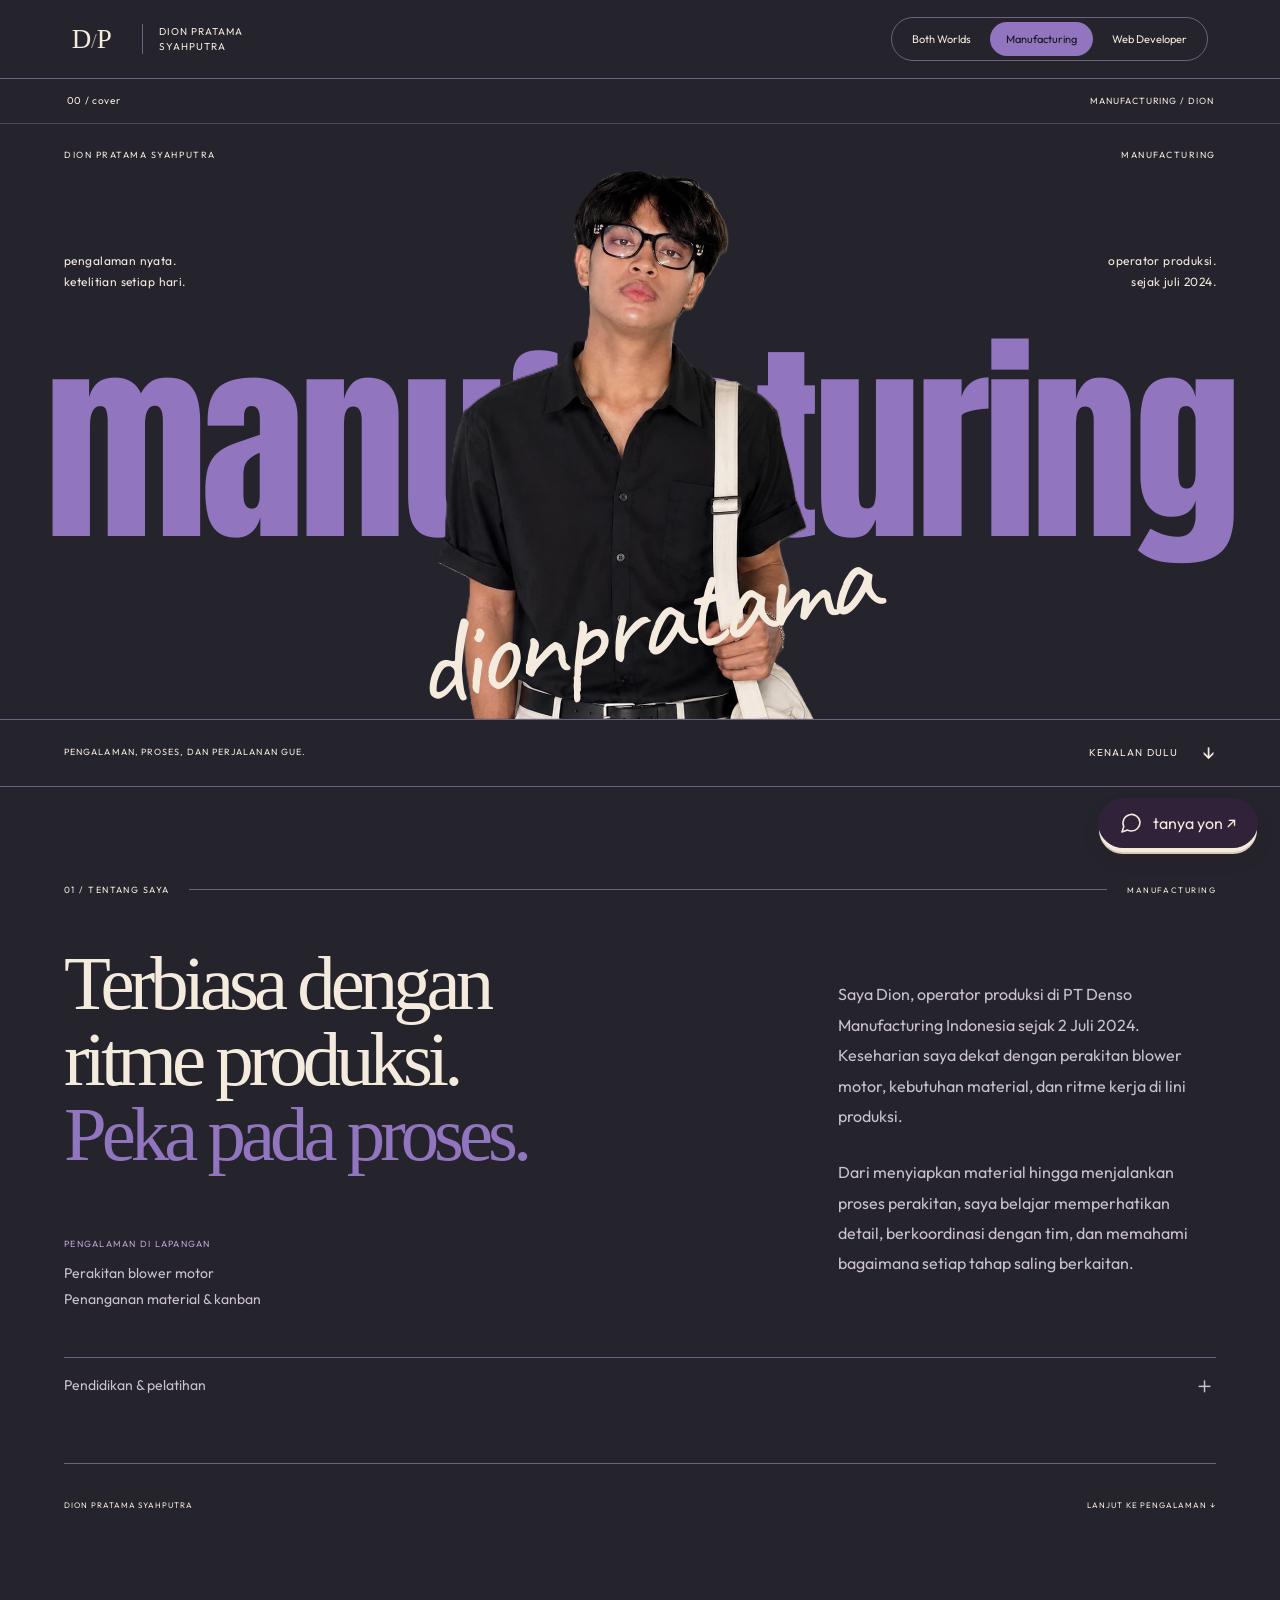
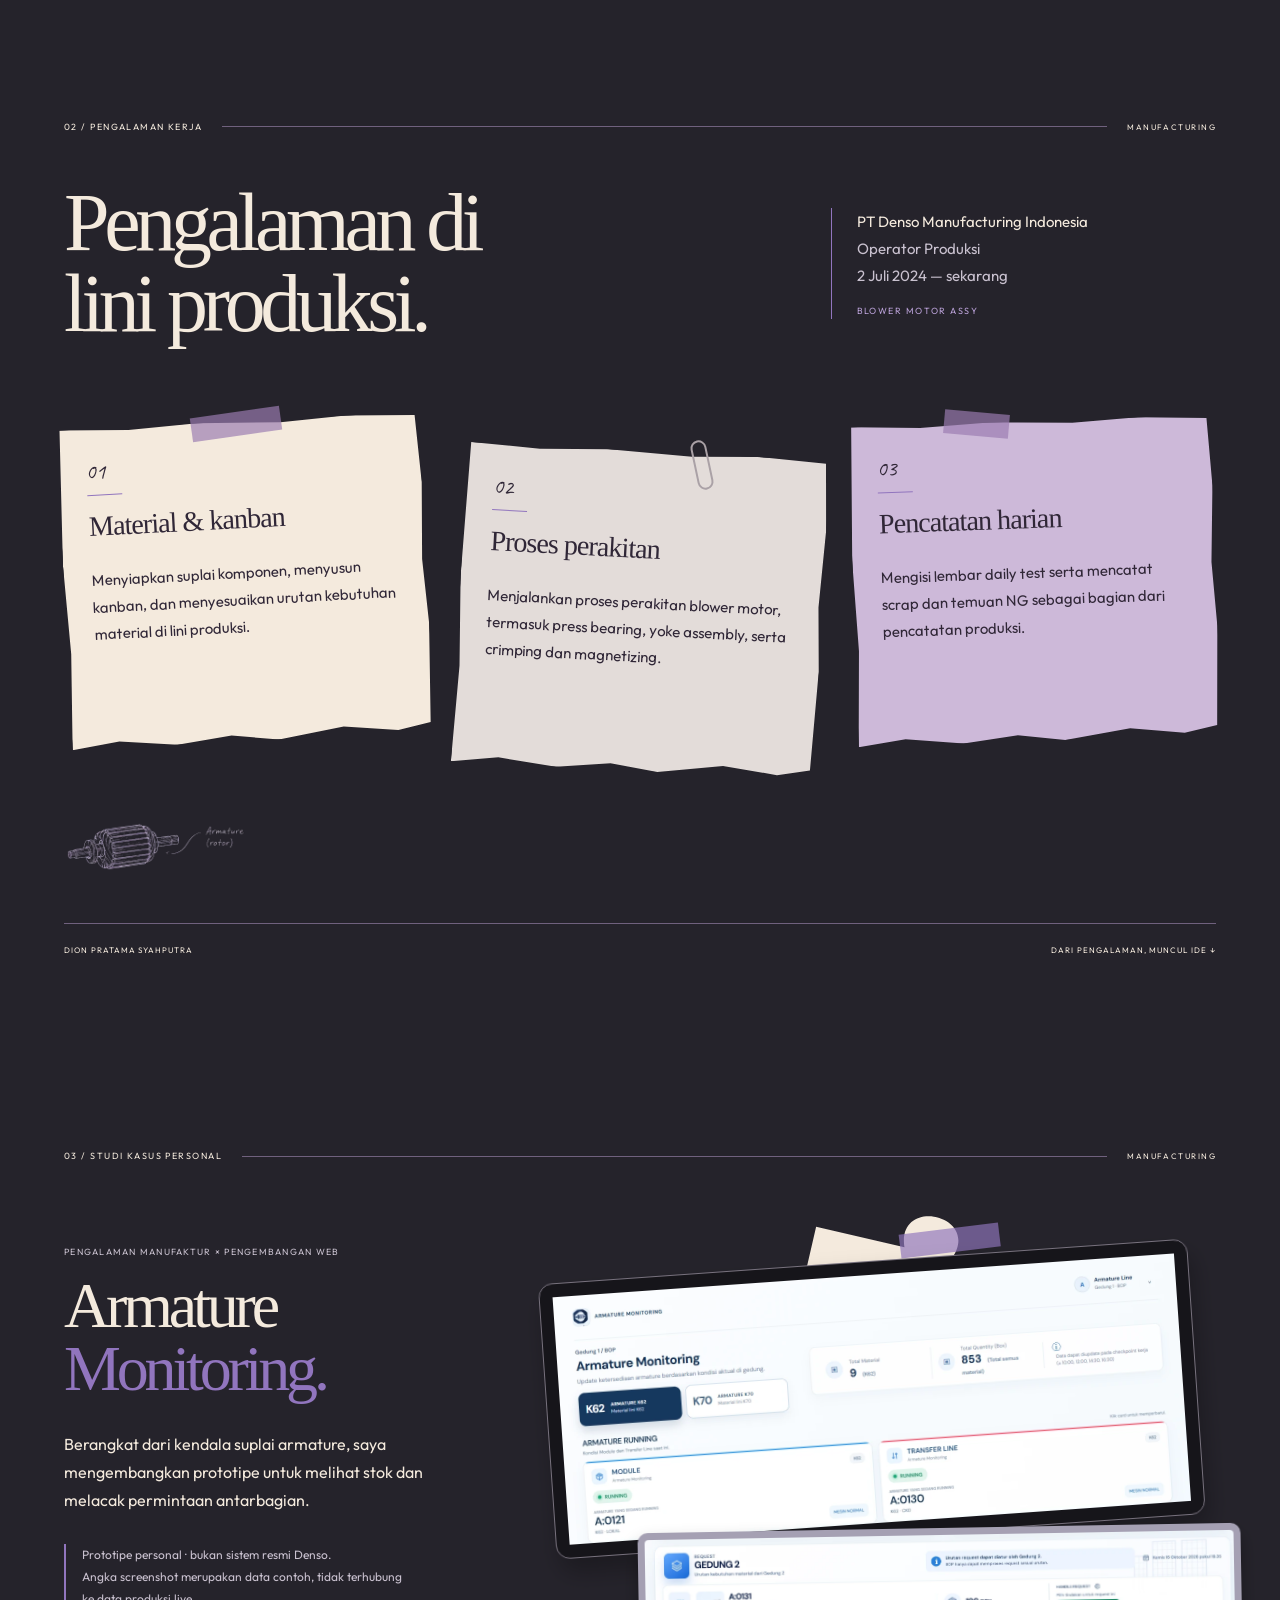
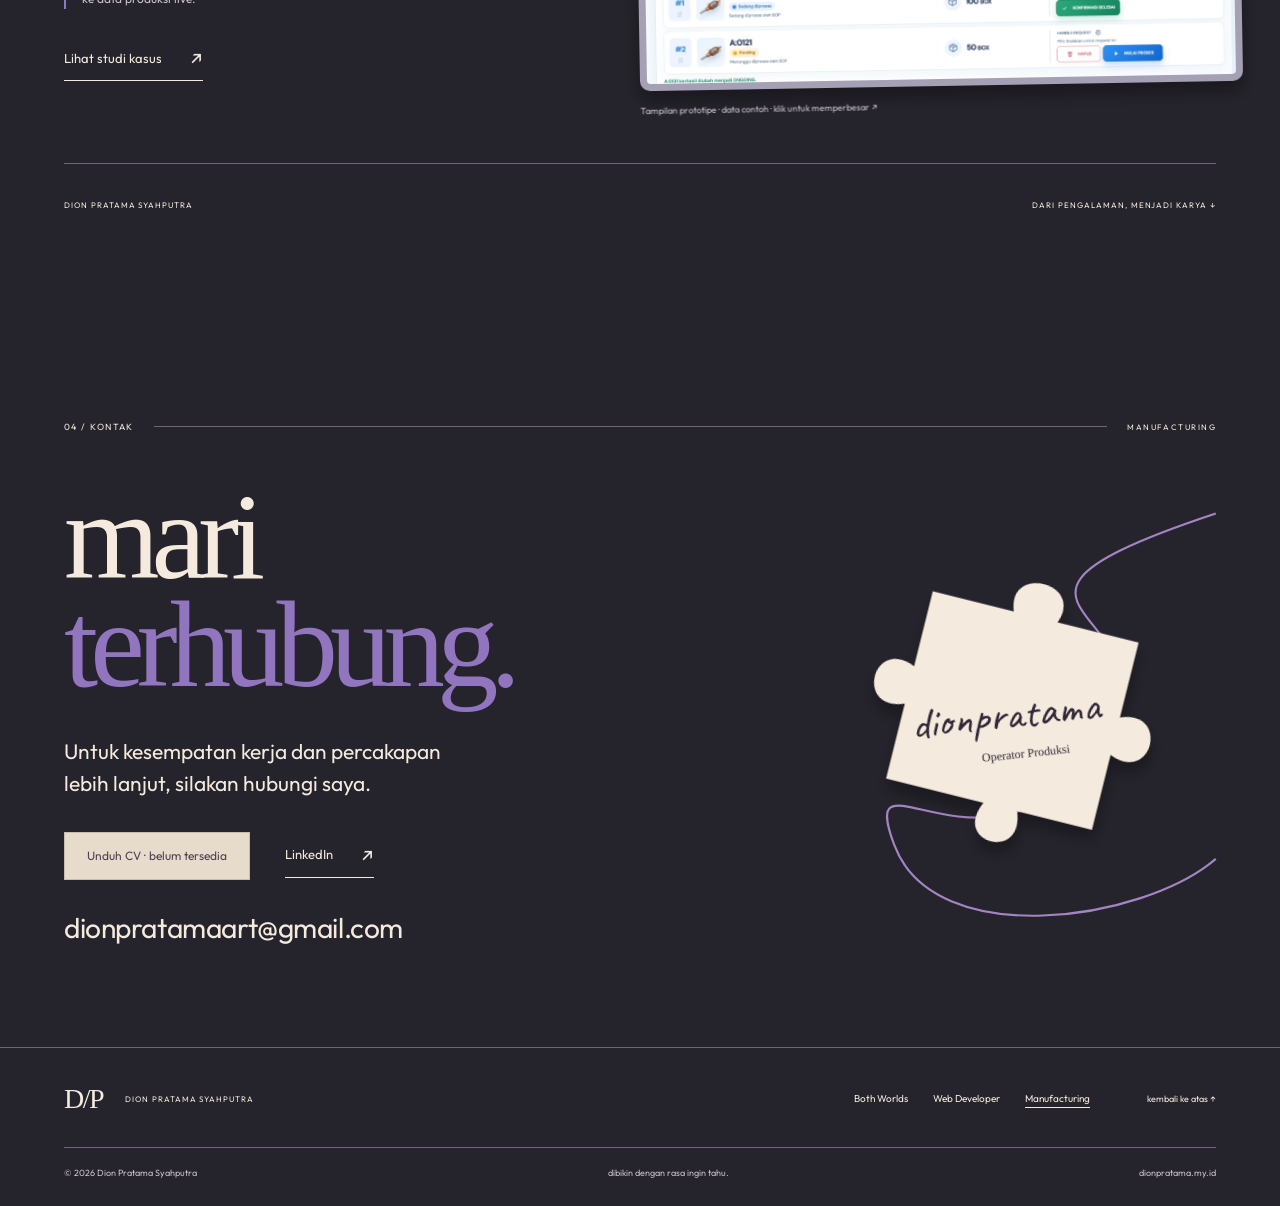
<file: manufacturing/index.html>
<!doctype html>
<html lang="id">
<head>
<meta charset="utf-8">
<meta name="viewport" content="width=device-width, initial-scale=1">
<meta name="theme-color" content="#25232B">
<meta name="description" content="Pengalaman produksi Dion Pratama Syahputra di PT Denso Manufacturing Indonesia dan prototipe personal Armature Monitoring.">
<title>Manufacturing — Dion Pratama Syahputra</title>
<script src="/perspectives.js?v=fc2d5c4777">
</script>
<link rel="icon" href="/assets/favicon.svg" type="image/svg+xml">
<link rel="stylesheet" href="/perspectives.css?v=10f628e9d6">
<link rel="stylesheet" href="/reading-bar.css?v=16471d795d">
<script src="/reading-bar.js?v=37162015ae" defer>
</script>
<link rel="stylesheet" href="/assistant.css?v=dd69f18e50">
<link rel="preload" as="font" type="font/ttf" href="/assets/mode-scenes/fonts/Outfit-Regular.ttf" crossorigin>
<link rel="preload" as="image" href="/assets/mode-scenes/hero.webp" fetchpriority="high">
<link rel="stylesheet" href="/mode-scenes.css?v=35db37f5f4">
<script src="/mode-scenes.js?v=1c3324893e" defer>
</script>
<script src="/script.js?v=c7541ae738" defer>
</script>
<script src="/assistant.js?v=b9419574a3" defer>
</script>
</head>
<body class="theme-manufacturing mode-story">
<a class="skip-link" href="#main">Lewati ke konten</a>
<header class="site-header" id="top">
<div class="header-inner wrap">
<a class="brand" href="/?view=both" aria-label="Dion Pratama Syahputra, Both Worlds">D<span>/</span>P</a>
<span class="brand-caption">Dion Pratama<br>Syahputra</span>
<nav class="perspective-nav" aria-label="Pilih perspektif">
<a href="/?view=both" data-perspective="both">Both Worlds</a>
<a href="/manufacturing/" data-perspective="manufacturing" aria-current="page">Manufacturing</a>
<a href="/developer/" data-perspective="developer">Web Developer</a>
</nav>
</div>
</header>
<nav class="reading-bar" data-reading-bar aria-label="Progres membaca portfolio">
<div class="reading-bar__inner">
<a class="reading-bar__chapter" href="#hero" id="readerChapter">00 / cover</a>
<span class="reading-bar__caption">Manufacturing / Dion</span>
</div>
<span class="reading-bar__progress" aria-hidden="true">
</span>
</nav>
<main id="main" tabindex="-1">
<section class="mode-cover mode-cover-manufacturing mode-scene" id="hero" aria-labelledby="manufacturingTitle">
<div class="mode-cover-meta mode-container">
<span>Dion Pratama Syahputra</span>
<span>Manufacturing</span>
</div>
<div class="mode-cover-stage">
<h1 class="mode-hero-word" id="manufacturingTitle" aria-label="manufacturing">
<span aria-hidden="true">m</span>
<span aria-hidden="true">a</span>
<span aria-hidden="true">n</span>
<span aria-hidden="true">u</span>
<span aria-hidden="true">f</span>
<span aria-hidden="true">a</span>
<span aria-hidden="true">c</span>
<span aria-hidden="true">t</span>
<span aria-hidden="true">u</span>
<span aria-hidden="true">r</span>
<span aria-hidden="true">i</span>
<span aria-hidden="true">n</span>
<span aria-hidden="true">g</span>
</h1>
<p class="mode-hero-aside mode-hero-left" data-hero-copy>pengalaman nyata.<br>ketelitian setiap hari.</p>
<p class="mode-hero-aside mode-hero-right" data-hero-copy>operator produksi.<br>sejak juli 2024.</p>
<div class="mode-hero-depth" data-depth="35">
<div class="mode-hero-photo">
<img src="/assets/mode-scenes/hero.webp" alt="Dion Pratama Syahputra mengenakan kemeja hitam dan kacamata" width="773" height="1049" fetchpriority="high" decoding="async">
</div>
</div>
<div class="mode-hero-signature" aria-hidden="true">
<span>dionpratama</span>
</div>
</div>
<div class="mode-cover-bottom mode-container">
<span>pengalaman, proses, dan perjalanan gue.</span>
<a href="#profile" class="mode-next">kenalan dulu <span aria-hidden="true">↓</span>
</a>
</div>
</section>
<section class="mode-scene mode-container mode-section mode-man-intro" id="profile" aria-labelledby="profileTitle">
<div class="mode-register">
<span>01 / tentang saya</span>
<i aria-hidden="true">
</i>
<span>Manufacturing</span>
</div>
<div class="mode-man-intro-layout">
<div>
<h2 class="mode-editorial" id="profileTitle">
<span class="mode-mask">
<span data-enter="text">Terbiasa dengan</span>
</span>
<span class="mode-mask">
<span data-enter="text" data-delay="130">ritme produksi.</span>
</span>
<span class="mode-mask mode-accent">
<span data-enter="text" data-delay="260">Peka pada proses.</span>
</span>
</h2>
<div class="mode-man-intro-notes" data-enter="up">
<span class="mode-kicker">pengalaman di lapangan</span>
<p>Perakitan blower motor<br>Penanganan material & kanban</p>
</div>
</div>
<div class="mode-man-intro-body">
<p data-enter="up" data-delay="320">Saya Dion, operator produksi di PT Denso Manufacturing Indonesia sejak 2 Juli 2024. Keseharian saya dekat dengan perakitan blower motor, kebutuhan material, dan ritme kerja di lini produksi.</p>
<p data-enter="up" data-delay="420">Dari menyiapkan material hingga menjalankan proses perakitan, saya belajar memperhatikan detail, berkoordinasi dengan tim, dan memahami bagaimana setiap tahap saling berkaitan.</p>
</div>
</div>
<details class="mode-inline-details" id="education">
<summary>Pendidikan & pelatihan <span aria-hidden="true">＋</span>
</summary>
<div>
<p>
<strong>SMKN 8 Malang · Rekayasa Perangkat Lunak</strong>
<br>2021–2024. PKL di PT Universal Big Data, Januari–Mei 2023: eksplorasi chatbot, NLP, dan database.</p>
<ul>
<li>
<a class="mode-link" href="/assets/sertifikat/oracle-java-foundations-2024.pdf" target="_blank" rel="noopener noreferrer">Java Foundations · Oracle Academy <span aria-hidden="true">↗</span>
</a>
</li>
<li>
<a class="mode-link" href="/assets/sertifikat/oracle-database-foundations-2024.pdf" target="_blank" rel="noopener noreferrer">Database Foundations · Oracle Academy <span aria-hidden="true">↗</span>
</a>
</li>
<li>
<a class="mode-link" href="/assets/sertifikat/data-fundamentals-certificate.jpg" target="_blank" rel="noopener noreferrer">Data Fundamentals · IBM SkillsBuild <span aria-hidden="true">↗</span>
</a>
</li>
</ul>
</div>
</details>
<div class="mode-section-foot">
<span>Dion Pratama Syahputra</span>
<a href="#experience">lanjut ke pengalaman ↓</a>
</div>
</section>
<section class="mode-scene mode-container mode-section mode-man-experience" id="experience" aria-labelledby="experienceTitle">
<div class="mode-register">
<span>02 / pengalaman kerja</span>
<i aria-hidden="true">
</i>
<span>Manufacturing</span>
</div>
<div class="mode-experience-heading">
<h2 class="mode-editorial" id="experienceTitle" data-enter="up">Pengalaman di<br>lini produksi.</h2>
<div class="mode-employer" data-enter="up" data-delay="180">
<strong>PT Denso Manufacturing Indonesia</strong>
<span>Operator Produksi</span>
<span>2 Juli 2024 — sekarang</span>
<small>Blower Motor Assy</small>
</div>
</div>
<div class="mode-thread-board" data-thread-board>
<svg class="mode-thread" aria-hidden="true" fill="none">
<path/>
</svg>
<div class="mode-experience-cards">
<article class="mode-experience-note" data-thread-node>
<span class="mode-note-pin" aria-hidden="true">
</span>
<div data-enter="left" data-delay="0">
<div class="mode-note-sheet">
<span class="mode-note-index">01</span>
<h3>Material & kanban</h3>
<p>Menyiapkan suplai komponen, menyusun kanban, dan menyesuaikan urutan kebutuhan material di lini produksi.</p>
</div>
</div>
</article>
<article class="mode-experience-note" data-thread-node>
<span class="mode-note-pin" aria-hidden="true">
</span>
<div data-enter="up" data-delay="170">
<div class="mode-note-sheet">
<span class="mode-note-index">02</span>
<h3>Proses perakitan</h3>
<p>Menjalankan proses perakitan blower motor, termasuk press bearing, yoke assembly, serta crimping dan magnetizing.</p>
</div>
</div>
</article>
<article class="mode-experience-note" data-thread-node>
<span class="mode-note-pin" aria-hidden="true">
</span>
<div data-enter="right" data-delay="340">
<div class="mode-note-sheet">
<span class="mode-note-index">03</span>
<h3>Pencatatan harian</h3>
<p>Mengisi lembar daily test serta mencatat scrap dan temuan NG sebagai bagian dari pencatatan produksi.</p>
</div>
</div>
</article>
</div>
</div>
<div class="mode-experience-caption">
<img src="/assets/mode-scenes/armature-sketch.webp" alt="" width="400" height="110" loading="lazy" aria-hidden="true">
<span id="competencies" class="mode-anchor" aria-hidden="true">
</span>
</div>
<div class="mode-section-foot">
<span>Dion Pratama Syahputra</span>
<span>dari pengalaman, muncul ide ↓</span>
</div>
</section>
<section class="mode-scene mode-section mode-container mode-armature-section " id="armature" aria-labelledby="armatureTitle">
<div class="mode-register">
<span>03 / studi kasus personal</span>
<i aria-hidden="true">
</i>
<span>Manufacturing</span>
</div>
<div class="mode-armature-layout">
<div class="mode-armature-copy">
<span class="mode-kicker" data-enter="up">pengalaman manufaktur × pengembangan web</span>
<h2 class="mode-editorial" id="armatureTitle">
<span class="mode-mask">
<span data-enter="text">Armature</span>
</span>
<span class="mode-mask mode-accent">
<span data-enter="text" data-delay="120">Monitoring.</span>
</span>
</h2>
<p data-enter="up" data-delay="300">Berangkat dari kendala suplai armature, saya mengembangkan prototipe untuk melihat stok dan melacak permintaan antarbagian.</p>
<p class="mode-prototype-note" data-enter="up" data-delay="400">Prototipe personal · bukan sistem resmi Denso.<br>Angka screenshot merupakan data contoh, tidak terhubung ke data produksi live.</p>
<div data-enter="up" data-delay="450">
<a class="mode-link" href="/developer/#armature" >Lihat studi kasus <span aria-hidden="true">↗</span>
</a>
</div>
</div>
<div class="mode-armature-art">
<div class="mode-armature-puzzle" aria-hidden="true" data-enter="object">
<svg class="mode-puzzle " viewBox="-15 -5 250 245" aria-hidden="true">
<path d="M25 40H90C76 5 139 5 125 40H190V100C227 85 227 145 190 130V190H130C145 227 86 227 103 190H25V130C-12 145-12 85 25 100Z"/>
</svg>
<span class="mode-tape">
</span>
</div>
<div class="mode-monitor-depth" data-depth="32">
<div data-enter="device" data-delay="100">
<div class="mode-monitor">
<div class="mode-monitor-bezel">
<div class="mode-monitor-screen">
<a class="mode-media-link " href="/assets/mode-scenes/armature-dashboard.webp" data-preview data-caption="Dashboard Armature Monitoring · prototipe personal, data contoh" aria-label="Perbesar: Dashboard Armature Monitoring · prototipe personal, data contoh">
<img src="/assets/mode-scenes/armature-dashboard.webp" alt="Dashboard Armature Monitoring · prototipe personal, data contoh" width="1258" height="2048" loading="lazy" decoding="async">
</a>
</div>
</div>
<div class="mode-monitor-stand" aria-hidden="true">
</div>
</div>
</div>
</div>
<figure class="mode-request-depth" data-depth="55">
<div data-enter="object" data-delay="400">
<div class="mode-request-panel">
<a class="mode-media-link " href="/assets/mode-scenes/armature-request.webp" data-preview data-caption="Panel permintaan Armature Monitoring · snapshot data contoh" aria-label="Perbesar: Panel permintaan Armature Monitoring · snapshot data contoh">
<img src="/assets/mode-scenes/armature-request.webp" alt="Panel permintaan Armature Monitoring · snapshot data contoh" width="1303" height="318" loading="lazy" decoding="async">
</a>
</div>
<figcaption>Tampilan prototipe · data contoh · klik untuk memperbesar ↗</figcaption>
</div>
</figure>
</div>
</div>
<div class="mode-section-foot">
<span>dion pratama syahputra</span>
<a href="#contact">dari pengalaman, menjadi karya ↓</a>
</div>
</section>
<section class="mode-scene mode-container mode-section mode-contact mode-man-contact" id="contact" aria-labelledby="contactTitle">
<div class="mode-register">
<span>04 / kontak</span>
<i aria-hidden="true">
</i>
<span>Manufacturing</span>
</div>
<div class="mode-contact-layout">
<div class="mode-contact-copy">
<h2 class="mode-editorial" id="contactTitle">
<span class="mode-mask">
<span data-enter="text">mari</span>
</span>
<span class="mode-mask mode-accent">
<span data-enter="text" data-delay="130">terhubung.</span>
</span>
</h2>
<p data-enter="up" data-delay="250">Untuk kesempatan kerja dan percakapan<br> lebih lanjut, silakan hubungi saya.</p>
<div class="mode-contact-actions" data-enter="up" data-delay="350">
<div class="mode-cv-state">
<button type="button" disabled>Unduh CV · belum tersedia</button>
</div>
<a class="mode-link" href="https://linkedin.com/in/dionnnprtma" target="_blank" rel="noopener noreferrer">LinkedIn <span aria-hidden="true">↗</span>
</a>
</div>
<a class="mode-contact-email" data-enter="up" data-delay="400" href="mailto:dionpratamaart@gmail.com">dionpratamaart@gmail.com</a>
</div>
<div class="mode-contact-art" aria-hidden="true">
<svg class="mode-contact-thread" viewBox="0 0 470 500" fill="none">
<path d="M470 12C120 128 459 120 330 291S47 275 94 400S385 489 470 416"/>
</svg>
<div class="mode-contact-puzzle" data-depth="30">
<div data-enter="object" data-delay="180">
<svg class="mode-puzzle " viewBox="-15 -5 250 245" aria-hidden="true">
<path d="M25 40H90C76 5 139 5 125 40H190V100C227 85 227 145 190 130V190H130C145 227 86 227 103 190H25V130C-12 145-12 85 25 100Z"/>
</svg>
<div class="mode-puzzle-signature">dionpratama<small>Operator Produksi</small>
</div>
</div>
</div>
</div>
</div>
</section>
</main>
<footer class="mode-footer mode-container">
<a class="brand" href="/?view=both" aria-label="Dion Pratama Syahputra, Both Worlds">D/P</a>
<span class="mode-footer-name">Dion Pratama Syahputra</span>
<nav aria-label="Perspektif di footer">
<a href="/?view=both" data-perspective="both">Both Worlds</a>
<a href="/developer/" data-perspective="developer">Web Developer</a>
<a href="/manufacturing/" data-perspective="manufacturing" aria-current="page">Manufacturing</a>
</nav>
<a class="mode-top-link" href="#top">kembali ke atas ↑</a>
<div class="mode-footer-bottom">
<span>© <span data-year>2026</span> Dion Pratama Syahputra</span>
<span>dibikin dengan rasa ingin tahu.</span>
<span>dionpratama.my.id</span>
</div>
</footer>
<dialog class="mode-media-dialog" id="mediaPreview" aria-labelledby="mediaTitle">
<div class="mode-media-head">
<h2 id="mediaTitle">Tampilan proyek</h2>
<button type="button" class="mode-media-close" aria-label="Tutup tampilan" autofocus>×</button>
</div>
<div class="mode-media-content" id="mediaContent">
</div>
<a id="mediaOriginal" target="_blank" rel="noopener noreferrer">Buka gambar penuh ↗</a>
</dialog>
<div class="portfolio-assistant" data-assistant-root>
  <span class="assistant-curiosity" id="assistantCuriosity" aria-hidden="true" hidden>penasaran? <span>↘</span>
</span>
  <button class="assistant-launcher" id="assistantLauncher" type="button" aria-expanded="false" aria-controls="assistantPanel" aria-haspopup="dialog">
    <svg viewBox="0 0 24 24" fill="none" stroke="currentColor" stroke-width="1.6" stroke-linecap="round" stroke-linejoin="round" aria-hidden="true">
<path d="M21 11.5a8.5 8.5 0 0 1-8.5 8.5 9 9 0 0 1-4-.9L3 21l1.8-5.5a8.5 8.5 0 1 1 16.2-4Z"/>
</svg>
    <span>tanya yon <span aria-hidden="true">↗</span>
</span>
  </button>
  <dialog class="assistant-panel" id="assistantPanel" aria-labelledby="assistantTitle">
    <div class="assistant-shell">
      <header class="assistant-panel__head">
        <h2 id="assistantTitle">YON ASSISTANT</h2>
        <button class="assistant-close" id="assistantClose" type="button" aria-label="Tutup Yon Assistant" autofocus>
<svg viewBox="0 0 24 24" fill="none" stroke="currentColor" stroke-width="1.6" stroke-linecap="round" aria-hidden="true">
<path d="m6 6 12 12M18 6 6 18"/>
</svg>
</button>
      </header>
      <div class="assistant-messages" id="assistantMessages" role="region" aria-label="Percakapan dengan Yon Assistant" tabindex="0">
        <div class="assistant-intro" id="assistantIntro">
          <h3>ada yang pengen<br>lo tahu?</h3>
          <p>gue bantu lo kenalan sama Dion, lewat karya dan cerita di baliknya.</p>
          <span class="assistant-handnote" aria-hidden="true">tanya aja.</span>
          <nav class="assistant-suggestions" id="assistantSuggestions" aria-label="Mulai kenalan">
            <a href="/developer/#work" data-assistant-prompt="Mulai dari karya Dion yang mana?">mulai dari karya yang mana? <span aria-hidden="true">↗</span>
</a>
            <a href="/?view=both#perspectives" data-assistant-prompt="Gimana cerita dua dunia Dion, developer dan manufaktur?">gimana cerita dua dunianya? <span aria-hidden="true">↗</span>
</a>
            <a href="/?view=both#contact" data-assistant-prompt="Mau ngobrol soal proyek dengan Dion, lewat mana?">mau ngobrol soal proyek <span aria-hidden="true">↗</span>
</a>
          </nav>
        </div>
        <div class="assistant-thread" id="assistantThread">
</div>
      </div>
      <div class="assistant-bottom">
        <button class="assistant-latest" id="assistantLatest" type="button" hidden>pesan terbaru ↓</button>
        <div class="assistant-notice" id="assistantNotice">
<p id="assistantStatus" role="status">Pilih salah satu cerita di atas.</p>
<button id="assistantReconnect" type="button" hidden>Cek lagi ↗</button>
</div>
        <nav class="assistant-local-links" id="assistantLocalLinks" aria-label="Bantuan navigasi" hidden>
<a href="/developer/#work" data-perspective="developer">lihat karya ↗</a>
<a href="/manufacturing/#experience" data-perspective="manufacturing">manufaktur ↗</a>
<a href="/?view=both#contact" data-perspective="both">hubungi Dion ↗</a>
</nav>
        <form class="assistant-form" id="assistantForm" hidden>
          <label class="assistant-sr-only" for="assistantInput">Tanya soal Dion, maksimum 600 karakter</label>
          <div class="assistant-composer">
<textarea id="assistantInput" name="message" rows="1" maxlength="600" placeholder="tanya soal Dion…" required>
</textarea>
<button id="assistantSend" type="submit" aria-label="Kirim pertanyaan">
<svg viewBox="0 0 24 24" fill="none" stroke="currentColor" stroke-width="1.6" stroke-linecap="round" stroke-linejoin="round" aria-hidden="true">
<path d="m5 12 14-7-6 15-2-6-6-2Zm6 2 8-9"/>
</svg>
</button>
</div>
        </form>
        <p class="assistant-footnote" id="assistantFootnote">panduan lokal • tentang Dion &amp; portfolionya</p>
        <span class="assistant-sr-only" id="assistantAnnouncement" role="status" aria-live="polite">
</span>
      </div>
    </div>
  </dialog>
</div>
</body>
</html>
</file>
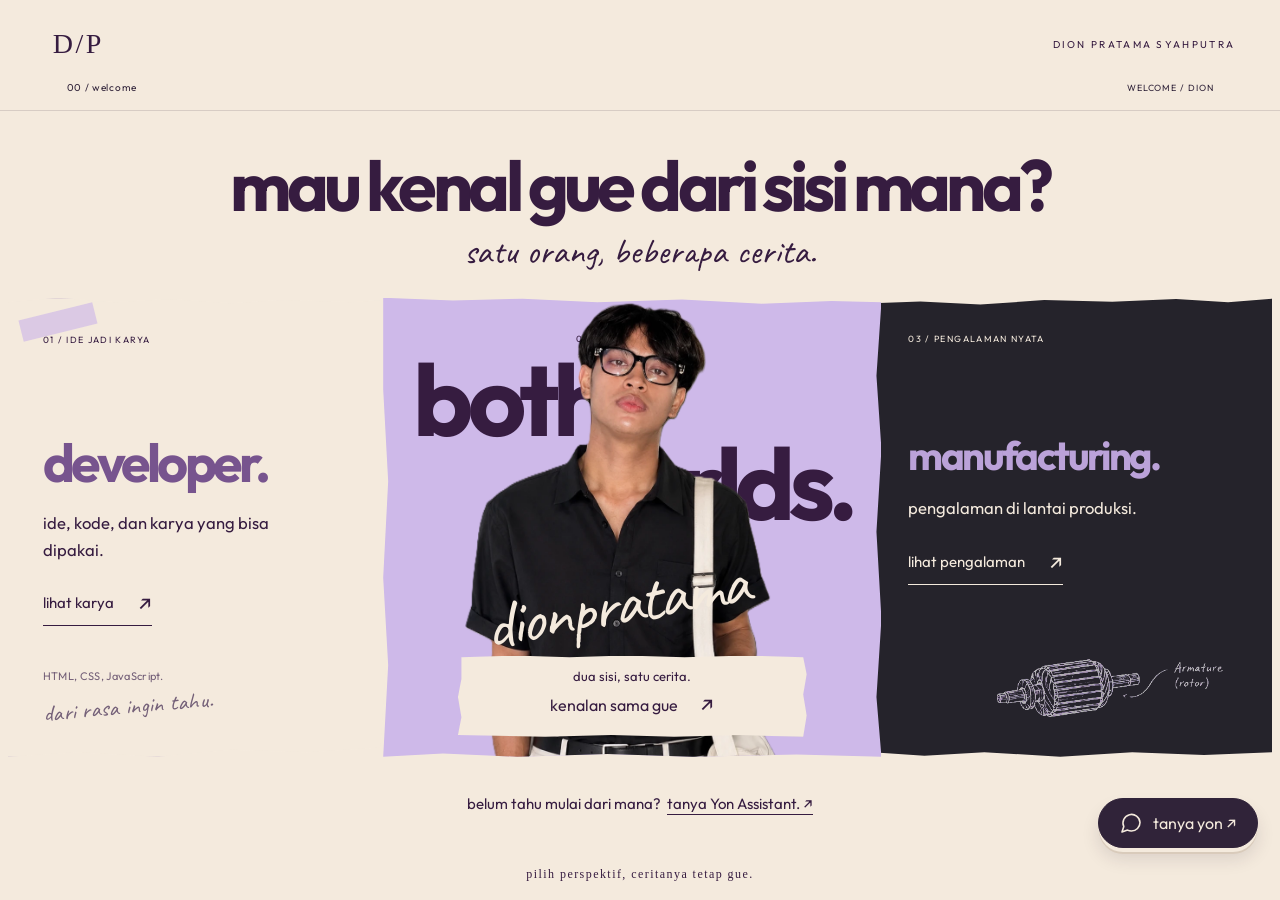
<file: welcome/index.html>
<!doctype html>
<html lang="id">
<head>
<meta charset="utf-8">
<meta name="viewport" content="width=device-width, initial-scale=1">
<meta name="theme-color" content="#F4EADD">
<meta name="description" content="Satu orang, beberapa cerita. Kenali Dion Pratama Syahputra lewat Developer, Both Worlds, atau Manufacturing.">
<title>Mau kenal gue dari sisi mana? — Dion Pratama Syahputra</title>
<link rel="icon" href="/assets/favicon.svg" type="image/svg+xml">
<link rel="preload" href="/assets/mode-scenes/fonts/Outfit-Bold.ttf" as="font" type="font/ttf" crossorigin>
<link rel="preload" href="/assets/mode-scenes/hero.webp" as="image" fetchpriority="high">
<link rel="stylesheet" href="/welcome.css?v=d4e1df1038">
<link rel="stylesheet" href="/reading-bar.css?v=16471d795d">
<script src="/reading-bar.js?v=37162015ae" defer>
</script>
<link rel="stylesheet" href="/assistant.css?v=dd69f18e50">
<script src="/assistant.js?v=b9419574a3" defer>
</script>
<script src="/perspectives.js?v=fc2d5c4777" defer>
</script>
<script src="/welcome.js?v=d6e135be3c" defer>
</script>
</head>
<body class="theme-welcome">
<a class="welcome-skip" href="#perspectives">Lewati ke pilihan perspektif</a>
<div class="welcome-page">
<header class="welcome-header">
<a href="/?view=both" class="welcome-brand" data-perspective="both" aria-label="Dion Pratama Syahputra, Both Worlds">D / P</a>
<p>Dion Pratama Syahputra</p>
</header>
<nav class="reading-bar" data-reading-bar aria-label="Progres membaca portfolio">
<div class="reading-bar__inner">
<a class="reading-bar__chapter" href="#perspectives" id="readerChapter">00 / welcome</a>
<span class="reading-bar__caption">Welcome / Dion</span>
</div>
<span class="reading-bar__progress" aria-hidden="true">
</span>
</nav>
<main id="main">
<div class="welcome-intro" id="welcomeIntro" data-reader-section data-reader-number="00" data-reader-label="welcome">
<h1>
<span>mau kenal gue</span> <span>dari sisi mana?</span>
</h1>
<p>satu orang, beberapa cerita.</p>
</div>
<nav class="welcome-spread" id="perspectives" data-reader-section data-reader-number="01" data-reader-label="pilih perspektif" aria-label="Pilih perspektif portfolio">
<div class="welcome-panel welcome-developer" data-welcome-enter="left">
<a class="welcome-choice" href="/developer/" data-perspective="developer" aria-labelledby="welcomeDeveloper welcomeDeveloperCta" aria-describedby="welcomeDeveloperCopy">
<span class="welcome-register" aria-hidden="true">01 / ide jadi karya</span>
<div class="welcome-side-copy">
<h2 id="welcomeDeveloper">developer<span aria-hidden="true">.</span>
</h2>
<p id="welcomeDeveloperCopy">ide, kode, dan karya yang bisa dipakai.</p>
<span class="welcome-cta" id="welcomeDeveloperCta">lihat karya <span aria-hidden="true">↗</span>
</span>
</div>
<span class="welcome-code-note" aria-hidden="true">HTML, CSS, JavaScript.<br>
<span>dari rasa ingin tahu.</span>
</span>
<span class="welcome-tape" aria-hidden="true">
</span>
</a>
</div>
<div class="welcome-panel welcome-both" data-welcome-enter="up">
<a class="welcome-choice" href="/?view=both" data-perspective="both" aria-labelledby="welcomeBoth welcomeBothCta" aria-describedby="welcomeBothCopy">
<span class="welcome-register" aria-hidden="true">02 / satu identitas</span>
<h2 id="welcomeBoth">
<span>both</span>
<span>worlds<span aria-hidden="true">.</span>
</span>
</h2>
<div class="welcome-portrait">
<img src="/assets/mode-scenes/hero.webp" width="773" height="1049" alt="Dion Pratama Syahputra mengenakan kemeja hitam dan kacamata" fetchpriority="high" decoding="async">
</div>
<span class="welcome-signature" aria-hidden="true">dionpratama</span>
<div class="welcome-both-caption">
<p id="welcomeBothCopy">dua sisi, satu cerita.</p>
<span class="welcome-cta" id="welcomeBothCta">kenalan sama gue <span aria-hidden="true">↗</span>
</span>
</div>
</a>
</div>
<div class="welcome-panel welcome-manufacturing" data-welcome-enter="right">
<a class="welcome-choice" href="/manufacturing/" data-perspective="manufacturing" aria-labelledby="welcomeManufacturing welcomeManufacturingCta" aria-describedby="welcomeManufacturingCopy">
<span class="welcome-register" aria-hidden="true">03 / pengalaman nyata</span>
<div class="welcome-side-copy">
<h2 id="welcomeManufacturing">manufacturing<span aria-hidden="true">.</span>
</h2>
<p id="welcomeManufacturingCopy">pengalaman di lantai produksi.</p>
<span class="welcome-cta" id="welcomeManufacturingCta">lihat pengalaman <span aria-hidden="true">↗</span>
</span>
</div>
<img class="welcome-armature" src="/assets/mode-scenes/armature-sketch.webp" width="400" height="110" alt="" aria-hidden="true" decoding="async">
</a>
</div>
</nav>
<details class="welcome-help" id="yonHelp" data-reader-section data-reader-number="02" data-reader-label="tanya Yon">
<summary id="yonOpen" data-assistant-open>belum tahu mulai dari mana? <span>tanya Yon Assistant. <span aria-hidden="true">↗</span>
</span>
</summary>
<div class="welcome-help-content">
<p>chat AI belum tersedia tanpa JavaScript. Pilih tujuan untuk kenalan sama Dion.</p>
<nav class="welcome-quick-links" aria-label="Bantuan navigasi">
<a href="/developer/#work" data-perspective="developer">lihat karya ↗</a>
<a href="/manufacturing/#experience" data-perspective="manufacturing">pengalaman manufaktur ↗</a>
<a href="/?view=both#contact" data-perspective="both">hubungi Dion ↗</a>
</nav>
</div>
</details>
</main>
<footer class="welcome-footer">pilih perspektif, ceritanya tetap gue.</footer>
</div>
<div class="portfolio-assistant" data-assistant-root>
  <span class="assistant-curiosity" id="assistantCuriosity" aria-hidden="true" hidden>penasaran? <span>↘</span>
</span>
  <button class="assistant-launcher" id="assistantLauncher" type="button" aria-expanded="false" aria-controls="assistantPanel" aria-haspopup="dialog">
    <svg viewBox="0 0 24 24" fill="none" stroke="currentColor" stroke-width="1.6" stroke-linecap="round" stroke-linejoin="round" aria-hidden="true">
<path d="M21 11.5a8.5 8.5 0 0 1-8.5 8.5 9 9 0 0 1-4-.9L3 21l1.8-5.5a8.5 8.5 0 1 1 16.2-4Z"/>
</svg>
    <span>tanya yon <span aria-hidden="true">↗</span>
</span>
  </button>
  <dialog class="assistant-panel" id="assistantPanel" aria-labelledby="assistantTitle">
    <div class="assistant-shell">
      <header class="assistant-panel__head">
        <h2 id="assistantTitle">YON ASSISTANT</h2>
        <button class="assistant-close" id="assistantClose" type="button" aria-label="Tutup Yon Assistant" autofocus>
<svg viewBox="0 0 24 24" fill="none" stroke="currentColor" stroke-width="1.6" stroke-linecap="round" aria-hidden="true">
<path d="m6 6 12 12M18 6 6 18"/>
</svg>
</button>
      </header>
      <div class="assistant-messages" id="assistantMessages" role="region" aria-label="Percakapan dengan Yon Assistant" tabindex="0">
        <div class="assistant-intro" id="assistantIntro">
          <h3>ada yang pengen<br>lo tahu?</h3>
          <p>gue bantu lo kenalan sama Dion, lewat karya dan cerita di baliknya.</p>
          <span class="assistant-handnote" aria-hidden="true">tanya aja.</span>
          <nav class="assistant-suggestions" id="assistantSuggestions" aria-label="Mulai kenalan">
            <a href="/developer/#work" data-assistant-prompt="Mulai dari karya Dion yang mana?">mulai dari karya yang mana? <span aria-hidden="true">↗</span>
</a>
            <a href="/?view=both#perspectives" data-assistant-prompt="Gimana cerita dua dunia Dion, developer dan manufaktur?">gimana cerita dua dunianya? <span aria-hidden="true">↗</span>
</a>
            <a href="/?view=both#contact" data-assistant-prompt="Mau ngobrol soal proyek dengan Dion, lewat mana?">mau ngobrol soal proyek <span aria-hidden="true">↗</span>
</a>
          </nav>
        </div>
        <div class="assistant-thread" id="assistantThread">
</div>
      </div>
      <div class="assistant-bottom">
        <button class="assistant-latest" id="assistantLatest" type="button" hidden>pesan terbaru ↓</button>
        <div class="assistant-notice" id="assistantNotice">
<p id="assistantStatus" role="status">Pilih salah satu cerita di atas.</p>
<button id="assistantReconnect" type="button" hidden>Cek lagi ↗</button>
</div>
        <nav class="assistant-local-links" id="assistantLocalLinks" aria-label="Bantuan navigasi" hidden>
<a href="/developer/#work" data-perspective="developer">lihat karya ↗</a>
<a href="/manufacturing/#experience" data-perspective="manufacturing">manufaktur ↗</a>
<a href="/?view=both#contact" data-perspective="both">hubungi Dion ↗</a>
</nav>
        <form class="assistant-form" id="assistantForm" hidden>
          <label class="assistant-sr-only" for="assistantInput">Tanya soal Dion, maksimum 600 karakter</label>
          <div class="assistant-composer">
<textarea id="assistantInput" name="message" rows="1" maxlength="600" placeholder="tanya soal Dion…" required>
</textarea>
<button id="assistantSend" type="submit" aria-label="Kirim pertanyaan">
<svg viewBox="0 0 24 24" fill="none" stroke="currentColor" stroke-width="1.6" stroke-linecap="round" stroke-linejoin="round" aria-hidden="true">
<path d="m5 12 14-7-6 15-2-6-6-2Zm6 2 8-9"/>
</svg>
</button>
</div>
        </form>
        <p class="assistant-footnote" id="assistantFootnote">panduan lokal • tentang Dion &amp; portfolionya</p>
        <span class="assistant-sr-only" id="assistantAnnouncement" role="status" aria-live="polite">
</span>
      </div>
    </div>
  </dialog>
</div>
</body>
</html>
</file>
<file: perspectives.css>
:root {
  --lavender: #f3eafc; --purple: #c79ae7; --deep: #6a4d8d; --cream: #fffafc;
  --ink: #20192d; --muted: #5b4b6e; --line: #d7c7ee;
  --page: var(--lavender); --paper: var(--cream); --accent: var(--deep);
  --pad: clamp(22px, 5.6vw, 84px); --sans: 'DM Sans', Arial, sans-serif;
  --serif: 'Playfair Display', Georgia, serif; --radius: 3px;
}
* { box-sizing: border-box; }
html { scroll-behavior: smooth; scroll-padding-top: 32px; }
body { margin: 0; background: var(--page); color: var(--ink); font: 400 16px/1.65 var(--sans); -webkit-font-smoothing: antialiased; }
img { display: block; max-width: 100%; height: auto; }
a { color: inherit; text-underline-offset: 5px; }
button, input, textarea { font: inherit; }
button { cursor: pointer; }
button, a { -webkit-tap-highlight-color: transparent; }
:focus-visible { outline: 3px solid var(--accent); outline-offset: 5px; }
[hidden] { display: none !important; }
::selection { background: var(--purple); color: #20192d; }
h1,h2,h3,p { margin: 0; }
h1,h2,h3 { font-weight: 500; }
p { max-width: 64ch; }
em { font-family: var(--serif); font-weight: 500; }
.wrap { width: min(100%, 1600px); margin-inline: auto; padding-inline: var(--pad); }
.section { padding-block: clamp(64px, 8vw, 120px); }
.eyebrow { display: block; font-size: 11px; line-height: 1.6; letter-spacing: .13em; text-transform: uppercase; font-weight: 600; }
.muted { color: var(--muted); }
.skip-link { position: fixed; top: 12px; left: 12px; padding: 12px 20px; background: var(--paper); color: var(--ink); z-index: 100; transform: translateY(-160%); }
.skip-link:focus { transform: translateY(0); }
.site-header { position: relative; z-index: 10; border-bottom: 1px solid var(--line); }
.header-inner { min-height: 88px; display: flex; align-items: center; gap: 32px; }
.brand { font: 500 27px/1 var(--serif); text-decoration: none; white-space: nowrap; letter-spacing: -.08em; padding-block: 12px; }
.brand span { font-size: 21px; margin-inline: 2px; opacity: .65; }
.brand-caption { font-size: 10px; letter-spacing: .1em; line-height: 1.5; text-transform: uppercase; padding-left: 16px; border-left: 1px solid var(--line); }
.perspective-nav { display: flex; gap: 3px; margin-left: auto; padding: 4px; border: 1px solid var(--line); border-radius: 40px; }
.perspective-nav a { border-radius: 30px; padding: 8px 16px; font-size: 12px; text-decoration: none; white-space: nowrap; transition: background .16s; }
.perspective-nav a:hover { background: var(--paper); color: #20192d; }
.perspective-nav [aria-current] { background: var(--ink); color: var(--page); }
.button { min-height: 48px; display: inline-flex; align-items: center; justify-content: space-between; gap: 26px; padding: 13px 22px; border: 1px solid var(--ink); background: var(--ink); color: var(--page); text-decoration: none; font-size: 12px; font-weight: 500; transition: transform .16s, background .16s; }
.button:hover { transform: translateY(-2px); }
.button-outline { background: transparent; color: var(--ink); border-color: currentColor; }
.button-light { background: #fff; color: #25232b; border-color: #fff; }
.text-link { display: inline-flex; min-height: 44px; align-items: center; gap: 20px; font-size: 13px; }
.actions { display: flex; gap: 18px; align-items: center; flex-wrap: wrap; margin-top: 30px; }
.section-title { font-size: clamp(36px, 4.6vw, 66px); line-height: 1.1; letter-spacing: -.045em; margin-top: 17px; }
.section-heading { display: grid; grid-template-columns: 1.2fr 1fr; gap: 8vw; align-items: end; margin-bottom: 52px; }
.section-heading > p { color: var(--muted); font-size: 14px; max-width: 46ch; }
.rule { border-top: 1px solid var(--line); }
.contact-band { background: var(--ink); color: var(--page); padding-block: clamp(60px, 7vw, 100px); }
.contact-layout { display: flex; justify-content: space-between; align-items: end; gap: 36px; }
.contact-band h2 { font-size: clamp(40px, 5.5vw, 80px); letter-spacing: -.05em; line-height: 1.07; margin: 18px 0 24px; }
.contact-band p { opacity: .85; max-width: 46ch; font-size: 14px; }
.contact-links { display: flex; flex-direction: column; align-items: start; gap: 16px; font-size: 13px; }
.contact-links a { min-height: 28px; overflow-wrap: anywhere; }
.site-footer { padding-top: 44px; padding-bottom: 28px; }
.footer-top { display: flex; align-items: start; gap: 24px; justify-content: space-between; padding-bottom: 40px; }
.footer-name { font-size: 13px; margin-top: 10px; }
.footer-perspectives { display: flex; flex-wrap: wrap; gap: 12px 24px; font-size: 12px; }
.footer-bottom { display: flex; gap: 20px; justify-content: space-between; border-top: 1px solid var(--line); padding-top: 20px; font-size: 10px; color: var(--muted); }
.footer-bottom a { min-height: 28px; }
.sr-only { position: absolute; width: 1px; height: 1px; padding: 0; margin: -1px; overflow: hidden; clip-path: inset(50%); white-space: nowrap; border: 0; }
.splash-open { overflow: hidden; }
.perspective-splash { width: min(960px, calc(100% - 32px)); max-height: calc(100dvh - 32px); overflow-y: auto; padding: 0; background: #f3eafc; color: #20192d; border: 1px solid #c79ae7; box-shadow: 0 30px 140px #20192d40; }
.perspective-splash::backdrop { background: #20192dbb; backdrop-filter: blur(8px); }
.splash-inner { padding: clamp(24px, 4vw, 54px); }
.splash-top { display: flex; justify-content: space-between; gap: 15px; align-items: center; margin-bottom: 24px; }
.splash-title { font-size: clamp(37px, 5vw, 67px); letter-spacing: -.055em; line-height: 1.05; }
.splash-intro { margin-top: 18px; color: #5b4b6e; font-size: 13px; }
.splash-options { display: grid; grid-template-columns: 1fr 1fr; gap: 14px; margin-block: 28px 20px; }
.perspective-choice { position: relative; padding: 26px; min-height: 214px; display: flex; flex-direction: column; text-decoration: none; color: #fff; background: #25232b; transition: transform .16s; }
.perspective-choice:hover { transform: translateY(-3px); }
.perspective-choice:focus-visible { outline-color: #6a4d8d; }
.perspective-choice.developer-choice { background: #6d28d9; color: #f4eadd; }
.choice-mark { display: flex; justify-content: space-between; align-items: center; margin-bottom: 28px; font-size: 11px; letter-spacing: .1em; }
.choice-symbol { font-size: 26px; font-weight: 400; }
.perspective-choice strong { font-size: clamp(23px, 3vw, 33px); font-weight: 500; letter-spacing: -.035em; }
.perspective-choice p { font-size: 12px; opacity: .85; margin-top: 8px; max-width: 28ch; }
.splash-bottom { display: flex; align-items: center; justify-content: space-between; flex-wrap: wrap; gap: 14px; }
.splash-bottom small { font-size: 10px; color: #5b4b6e; }
/* Both Worlds: personal lavender, editorial type, and the original portrait. */
.both-hero { padding-top: 34px; padding-bottom: 0; }
.both-hero-grid { display: grid; grid-template-columns: 1.15fr 1fr; gap: 5vw; align-items: center; }
.both-hero h1 { font-size: clamp(64px, 8.3vw, 126px); line-height: 1.02; letter-spacing: -.06em; margin-block: 24px 30px; }
.both-hero h1 em { color: var(--deep); }
.both-intro { font-size: 15px; line-height: 1.8; color: var(--muted); }
.both-intro strong { font-weight: 500; color: var(--ink); }
.both-portrait { margin: 0; position: relative; padding: 0 12px; isolation: isolate; }
.both-portrait img { width: 100%; height: auto; position: relative; z-index: 1; }
.portrait-orbit { position: absolute; width: 95%; aspect-ratio: 1; background: #fffafc; border-radius: 50%; left: 0; top: 4%; z-index: 0; }
.both-portrait figcaption { position: absolute; z-index: 2; bottom: 30px; left: -25px; background: #fffafc; border-left: 2px solid #c79ae7; padding: 16px 22px; font-size: 12px; transform: rotate(-3deg); }
.both-portrait figcaption em { font-size: 15px; color: var(--deep); }
.portrait-annotation { position: absolute; font-size: 8px; letter-spacing: .1em; writing-mode: vertical-rl; right: -15px; top: 40%; color: var(--deep); }
.both-hero-foot { display: flex; align-items: center; justify-content: space-between; gap: 25px; border-block: 1px solid var(--line); padding-block: 22px; margin-top: 40px; font-size: 11px; }
.both-hero-foot > span { font-size: 13px; }
.both-hero-foot i { font-style: normal; color: var(--deep); margin-inline: 12px; }
.both-hero-foot p { color: var(--muted); }
.both-hero-foot a { min-height: 32px; display: flex; align-items: center; text-decoration: none; }
.world-panels { display: grid; grid-template-columns: 1fr 1fr; gap: 20px; }
.world-panel { padding: clamp(28px, 3.6vw, 52px); color: #fff; min-height: 490px; display: flex; flex-direction: column; }
.world-manufacturing { background: #25232b; }
.world-developer { background: #6d28d9; color: #f4eadd; }
.world-glyph { font: 400 48px/1 var(--serif); letter-spacing: -.07em; margin-block: 40px; color: #c7b4e0; }
.world-developer .world-glyph { color: #f4eadd; }
.world-panel h3 { font-size: clamp(28px, 3.3vw, 46px); line-height: 1.1; letter-spacing: -.045em; }
.world-panel h3 span { display: block; font: italic 500 clamp(20px, 2.1vw, 29px)/1.3 var(--serif); margin-top: 12px; letter-spacing: -.015em; }
.world-panel p { margin-block: 22px 32px; font-size: 13px; color: #e2dbe9; max-width: 46ch; }
.world-developer p { color: #f4eadd; }
.world-link { display: flex; justify-content: space-between; align-items: center; min-height: 48px; padding-top: 16px; border-top: 1px solid #a69bad; text-decoration: none; font-size: 13px; margin-top: auto; }
.world-link:hover { text-decoration: underline; }
.world-panel :focus-visible { outline-color: #fff; }
.selected-project { display: grid; grid-template-columns: .8fr 1.2fr; gap: 7vw; padding-block: 42px; border-top: 1px solid var(--line); align-items: center; }
.selected-copy h3 { font-size: clamp(38px, 4.3vw, 62px); line-height: 1.1; letter-spacing: -.045em; margin: 20px 0; }
.selected-copy p { color: var(--muted); font-size: 14px; max-width: 40ch; }
.selected-copy .text-link { margin-top: 18px; }
.selected-visual { display: block; background: #e5d6ef; padding: 24px; }
.selected-visual img { width: 100%; }
.selected-teamcut { display: flex; align-items: start; justify-content: center; gap: 24px; padding: 30px 45px; }
.selected-teamcut img { width: calc(50% - 12px); }
.selected-teamcut img:last-child { margin-top: 38px; }
.both-bridge { background: #dfc8f0; border-block: 1px solid #cba8e3; }
.bridge-layout { display: grid; grid-template-columns: 1.15fr 1fr; gap: 8vw; }
.bridge-layout > div:last-child { padding-top: 12px; }
.bridge-layout p { font-size: 15px; }
.bridge-layout .bridge-note { font-size: 11px; color: var(--muted); margin-top: 20px; }
.bridge-links { display: flex; flex-wrap: wrap; gap: 10px 25px; margin-top: 25px; font-size: 12px; }
.bridge-links a { min-height: 40px; display: inline-flex; align-items: center; }
.journey { display: grid; grid-template-columns: repeat(3,1fr); gap: 42px; margin-bottom: 24px; }
.journey article { border-top: 1px solid var(--line); padding-top: 22px; }
.journey h3 { font-size: 25px; line-height: 1.2; letter-spacing: -.035em; margin: 25px 0 16px; }
.journey p { color: var(--muted); font-size: 13px; }
.archive-layout { display: grid; grid-template-columns: 1.2fr 1fr; gap: 7vw; align-items: start; }
.archive-list { list-style: none; padding: 0; margin: 0; }
.archive-entry { width: 100%; background: transparent; border: 0; border-top: 1px solid var(--line); padding: 18px 12px; display: grid; grid-template-columns: 20px 1fr 18px; gap: 18px; text-align: left; align-items: center; color: var(--ink); text-decoration: none; }
.archive-entry[role="button"] { cursor: pointer; }
.archive-list li:last-child { border-bottom: 1px solid var(--line); }
.archive-entry:hover, .archive-entry.is-active { background: #e9d9f8; }
.archive-number { font-size: 10px; color: var(--muted); }
.archive-name { font-size: 16px; letter-spacing: -.02em; }
.archive-name small { display: block; font-size: 10px; letter-spacing: 0; color: var(--muted); margin-top: 4px; }
.archive-preview { background: #fffafc; padding: 18px; }
.archive-preview img { width: 100%; height: auto; aspect-ratio: 1366/768; object-fit: contain; }
.archive-preview-caption { padding-top: 18px; border-top: 1px solid var(--line); margin-top: 18px; }
.archive-preview-caption h3 { font-size: 23px; letter-spacing: -.025em; margin-top: 8px; }
.archive-no-image { display: none; font-size: 12px; color: var(--muted); margin-top: 12px; }
.archive-preview.is-text-only { min-height: 250px; }
.archive-preview.is-text-only .archive-no-image { display: block; }
.archive-fallback { font-size: 13px; margin-top: 24px; }
.both-process { display: grid; grid-template-columns: 1fr 1fr; gap: 8vw; position: relative; }
.both-process > div:last-child { align-self: center; }
.both-process p { color: var(--muted); font-size: 15px; }
.both-process .text-link { margin-top: 18px; }
.anchor-alias { position: absolute; top: 0; }
.both-now { padding-block: 56px; }
.both-now h2 { font-size: clamp(32px, 4vw, 54px); line-height: 1.2; letter-spacing: -.04em; margin: 18px 0 20px; }
.both-now p { font-size: 14px; color: var(--muted); }
/* Manufacturing: quiet, open, industrial editorial. */
.theme-manufacturing { --page: #25232b; --ink: #fff; --muted: #d0cdd4; --line: #49454f; --paper: #34313b; --accent: #c79ae7; color-scheme: dark; }
.theme-manufacturing em { color: #c7b4e0; }
.theme-manufacturing .perspective-nav a:hover { color: #fff; }
.theme-manufacturing .perspective-nav [aria-current] { background: #fff; color: #25232b; }
.hero-register { display: flex; justify-content: space-between; gap: 20px; padding-bottom: 27px; border-bottom: 1px solid var(--line); margin-bottom: 52px; }
.mfg-hero { padding-top: 34px; }
.mfg-hero-grid { display: grid; grid-template-columns: 1.55fr .8fr; gap: 8vw; align-items: center; }
.mfg-role { color: #d0cdd4; margin-bottom: 25px; }
.mfg-hero h1 { font-size: clamp(54px, 7.4vw, 108px); line-height: 1.02; letter-spacing: -.055em; }
.hero-description { color: var(--muted); max-width: 40ch; margin-top: 30px; font-size: 15px; }
.mfg-portrait { margin: 0; position: relative; border-left: 1px solid var(--line); padding-left: 25px; }
.mfg-portrait img { width: 100%; background: #35313d; aspect-ratio: 6/7; object-fit: cover; object-position: top; filter: saturate(.65); }
.portrait-index { font-size: 10px; letter-spacing: .12em; margin-bottom: 14px; color: #c7b4e0; }
.mfg-portrait figcaption { border-top: 1px solid var(--line); padding-top: 15px; margin-top: 20px; font-size: 12px; color: var(--muted); }
.mfg-facts { display: grid; grid-template-columns: 1.3fr .65fr 1.3fr; gap: 30px; margin: 60px 0 0; border-top: 1px solid var(--line); padding-top: 25px; }
.mfg-facts dt { text-transform: uppercase; font-size: 10px; color: #c7b4e0; letter-spacing: .1em; }
.mfg-facts dd { margin: 9px 0 0; font-size: 12px; }
.light-section { --ink: #25232b; --muted: #615b68; --line: #ddd8e2; --page: #fff; --paper: #f4f1f6; --accent: #6a4d8d; background: #fff; color: #25232b; color-scheme: light; }
.theme-manufacturing .light-section em { color: #6a4d8d; }
.profile-layout { display: grid; grid-template-columns: .65fr 1.4fr; gap: 8vw; }
.profile-layout .section-title { margin-top: 0; margin-bottom: 30px; }
.profile-layout p { font-size: 15px; color: var(--muted); margin-top: 18px; }
.experience-layout { display: grid; grid-template-columns: .7fr 1.4fr; gap: 8vw; border-top: 1px solid var(--line); padding-top: 35px; }
.experience-employer .eyebrow { color: #c7b4e0; }
.experience-employer h3 { font-size: clamp(24px, 2.5vw, 34px); line-height: 1.3; letter-spacing: -.025em; margin: 20px 0; }
.experience-employer p { font-size: 13px; color: var(--muted); }
.experience-entry { display: grid; grid-template-columns: 27px 1fr; gap: 22px; border-bottom: 1px solid var(--line); padding: 26px 0; }
.experience-entry:first-child { padding-top: 0; }
.entry-index { font-size: 10px; color: #c7b4e0; padding-top: 5px; }
.experience-entry h3 { font-size: 22px; letter-spacing: -.025em; }
.experience-entry p { color: var(--muted); font-size: 14px; margin-top: 12px; }
.competency-section { background: #2d2a33; }
.competency-grid { display: grid; grid-template-columns: repeat(3,1fr); gap: 45px; }
.competency-grid article { border-top: 1px solid #9175be; padding-top: 24px; }
.competency-grid .eyebrow { color: var(--muted); }
.competency-grid h3 { font-size: 26px; letter-spacing: -.035em; margin: 22px 0 14px; }
.competency-grid p { font-size: 14px; color: var(--muted); }
.case-register { display: flex; align-items: center; flex-wrap: wrap; gap: 18px; margin-bottom: 20px; }
.status-label { font-size: 10px; padding: 5px 12px; border: 1px solid var(--line); border-radius: 25px; }
.armature-story { display: grid; grid-template-columns: 1fr 1fr; gap: 8vw; margin-block: 56px 36px; }
.armature-statement { border-left: 2px solid #9175be; padding-left: 32px; }
.armature-statement > span { font: 500 90px/.8 var(--serif); color: #9175be; }
.armature-statement p { font-size: clamp(30px, 3.5vw, 46px); letter-spacing: -.04em; line-height: 1.3; }
.case-text article + article { margin-top: 28px; }
.case-text h3 { font-size: 15px; margin-bottom: 10px; }
.case-text p { font-size: 14px; color: var(--muted); }
.request-flow { display: flex; gap: 22px; list-style: none; padding: 16px 0; margin: 10px 0 0; border-top: 1px solid var(--line); border-bottom: 1px solid var(--line); }
.request-flow li { flex: 1; }
.request-flow strong { display: block; font-size: 13px; font-weight: 500; }
.request-flow span { display: block; font-size: 10px; color: var(--muted); margin-top: 5px; }
.case-disclosure { max-width: none; padding: 22px 25px; background: #34313b; font-size: 12px; color: #d0cdd4; border-left: 2px solid #9175be; }
.armature-case > .text-link { margin-top: 18px; }
.education-grid { display: grid; grid-template-columns: 1fr 1fr; gap: 8vw; padding-bottom: 42px; }
.education-grid article { padding-top: 22px; border-top: 1px solid var(--line); }
.education-grid h3 { font-size: 25px; margin: 20px 0 10px; letter-spacing: -.025em; }
.education-grid p { font-size: 14px; color: var(--muted); }
.credential-list h3 { font-size: 14px; margin-bottom: 20px; }
.credential-list > a { display: flex; gap: 20px; justify-content: space-between; border-top: 1px solid var(--line); padding: 17px 0; font-size: 12px; text-decoration: none; }
.credential-list > a:hover { text-decoration: underline; }
.credential-list > a > span:last-child { color: var(--muted); text-align: right; }
.theme-manufacturing .contact-band { background: #e5dceb; color: #25232b; }
.theme-manufacturing .contact-band em { color: #6a4d8d; }
/* Developer: bold violet, warm paper, real work at a readable scale. */
.theme-developer { --page: #6d28d9; --ink: #f4eadd; --muted: #e4d6f6; --line: #b18ce6; --paper: #f4eadd; --accent: #f4eadd; }
.theme-developer .perspective-nav a:hover, .theme-developer .perspective-nav [aria-current] { background: #f4eadd; color: #6d28d9; }
.dev-hero { padding-top: 34px; padding-bottom: 0; }
.dev-hero .hero-register { border-color: #b18ce6; margin-bottom: 48px; }
.dev-hero > .eyebrow { color: #e4d6f6; }
.dev-hero h1 { font-size: clamp(57px, 8.5vw, 132px); letter-spacing: -.065em; line-height: 1.04; margin-top: 24px; }
.dev-hero h1 em { font-size: 1.05em; }
.dev-hero-bottom { display: flex; justify-content: space-between; align-items: end; gap: 50px; margin-block: 40px 60px; }
.dev-hero-bottom p { max-width: 46ch; font-size: 16px; }
.button-dev-cream { border-color: #f4eadd; background: #f4eadd; color: #6d28d9; }
.dev-index { display: grid; grid-template-columns: repeat(3,1fr); border-top: 1px solid var(--line); }
.dev-index a { display: flex; align-items: center; gap: 18px; padding: 22px 25px 22px 0; text-decoration: none; font-size: 14px; }
.dev-index a + a { border-left: 1px solid var(--line); padding-left: 25px; }
.dev-index span { font-size: 10px; }
.dev-index b { margin-left: auto; font-weight: 400; }
.dev-index a:hover { text-decoration: underline; }
.dev-paper { --page: #f4eadd; --ink: #292333; --muted: #5f526e; --line: #c9b8d9; --accent: #6d28d9; --paper: #fffafc; background: #f4eadd; color: #292333; }
.dev-project { padding-block: 80px; }
.project-title-row { display: grid; grid-template-columns: 60px 1fr auto; gap: 24px; align-items: end; padding-bottom: 32px; border-bottom: 1px solid var(--line); }
.project-number { align-self: start; font-family: var(--serif); font-size: 30px; line-height: 1.2; }
.project-title-row h2 { font-size: clamp(50px, 7.3vw, 106px); letter-spacing: -.06em; line-height: 1; margin-top: 12px; }
.project-availability { font-size: 11px; align-self: end; padding-bottom: 10px; }
.project-summary { display: grid; grid-template-columns: 1.2fr .8fr; gap: 9vw; margin-block: 38px; align-items: end; }
.project-premise { font-size: clamp(27px, 3.4vw, 47px); line-height: 1.2; letter-spacing: -.04em; }
.project-summary > p:last-child { max-width: 43ch; font-size: 14px; color: var(--muted); }
.project-shot { margin: 0; min-width: 0; }
.project-shot > a { display: block; outline-offset: 5px; }
.project-shot img { width: 100%; height: auto; }
.project-shot figcaption { display: flex; justify-content: space-between; gap: 15px; font-size: 10px; line-height: 1.5; margin-top: 14px; padding-top: 12px; border-top: 1px solid var(--line); color: var(--muted); }
.teamcut-gallery { display: grid; grid-template-columns: repeat(3,1fr); gap: clamp(20px,5vw,72px); padding: 44px clamp(20px,7vw,100px); background: #e3d7cd; align-items: start; }
.teamcut-gallery .project-shot:nth-child(2) { padding-top: 85px; }
.teamcut-gallery img { border: 1px solid #c9b8d9; }
.project-story { display: grid; grid-template-columns: repeat(3,1fr); gap: 40px; margin-block: 40px; }
.project-story .eyebrow { margin-bottom: 15px; }
.project-story p { color: var(--muted); font-size: 13px; }
.project-bottomline { border-top: 1px solid var(--line); padding-top: 22px; display: flex; justify-content: space-between; gap: 20px; font-size: 10px; }
.bagong-gallery { display: grid; grid-template-columns: 1fr .24fr; align-items: end; gap: 4%; }
.bagong-mobile { margin-bottom: -28px; }
.bagong-gallery + .project-story { margin-top: 68px; }
.project-details { margin-block: 35px; border-block: 1px solid var(--line); }
.project-details summary { cursor: pointer; font-size: 13px; padding: 18px 0; min-height: 48px; }
.project-details summary span { float: right; }
.project-detail-gallery { display: grid; grid-template-columns: 1fr 1fr; gap: 30px; padding-bottom: 25px; }
.dua-gallery { display: grid; grid-template-columns: 1fr 1fr; gap: 32px; }
.dua-main { grid-column: 1/-1; }
.developer-armature { border-bottom: 1px solid var(--line); }
.dev-armature-layout { display: grid; grid-template-columns: 1fr 1fr; gap: 8vw; }
.theme-developer .case-text p { color: var(--muted); }
.skill-proof { border-top: 1px solid var(--line); }
.skill-proof article { display: grid; grid-template-columns: .8fr 1fr 1.15fr; gap: 15px 30px; padding: 26px 0; border-bottom: 1px solid var(--line); align-items: baseline; }
.skill-proof h3 { font-size: 21px; letter-spacing: -.025em; }
.skill-proof p { font-size: 13px; color: var(--muted); }
.skill-proof a { grid-column: 3; font-size: 12px; min-height: 36px; }
.dev-process { padding: 0; list-style: none; margin: 0; }
.dev-process li { display: grid; grid-template-columns: .25fr 1fr 1fr; gap: 30px; border-top: 1px solid var(--line); padding: 28px 0; align-items: baseline; }
.dev-process li > span { font: 500 22px/1 var(--serif); }
.dev-process h3 { font-size: 25px; letter-spacing: -.035em; }
.dev-process p { font-size: 13px; color: var(--muted); }
.dev-process + .text-link { margin-top: 20px; }
.theme-developer .contact-band { background: #f4eadd; color: #292333; }
.theme-developer .contact-band .button-light { background: #6d28d9; color: #f4eadd; border-color: #6d28d9; }
@media (max-width: 999px) {
  .header-inner { min-height: 76px; flex-wrap: wrap; gap: 16px; padding-block: 14px; }
  .brand-caption { margin-right: auto; }
  .perspective-nav { order: 4; width: 100%; margin: 0; justify-content: center; }
  .perspective-nav a { flex: 1; text-align: center; padding: 8px 9px; }
  .section-heading { gap: 25px; }
  .mfg-hero-grid { gap: 35px; grid-template-columns: 1.4fr .8fr; }
  .mfg-hero h1 { font-size: clamp(52px, 7.5vw, 80px); }
  .experience-layout, .profile-layout { gap: 40px; }
  .competency-grid { gap: 25px; }
  .competency-grid h3 { font-size: 23px; }
  .project-title-row { grid-template-columns: 40px 1fr auto; gap: 16px; }
  .teamcut-gallery { gap: 25px; padding: 30px; }
  .teamcut-gallery .project-shot:nth-child(2) { padding-top: 55px; }
  .project-story { gap: 25px; }
  .project-summary { gap: 30px; }
  .skill-proof article { grid-template-columns: 1fr 1.5fr; }
  .skill-proof article > .eyebrow { grid-row: 1/4; }
  .skill-proof article > *:not(.eyebrow) { grid-column: 2; }
  .both-hero-grid { gap: 30px; }
  .both-hero h1 { font-size: clamp(59px, 8.1vw, 86px); }
  .both-portrait figcaption { left: -20px; bottom: -5px; padding: 12px 16px; }
  .both-portrait figcaption em { font-size: 13px; }
  .both-portrait figcaption { font-size: 10px; }
  .world-panel { padding: 30px; min-height: 450px; }
  .world-panel h3 { font-size: 30px; }
  .world-panel h3 span { font-size: 21px; }
  .selected-project { gap: 35px; }
  .selected-teamcut { gap: 15px; padding: 25px; }
  .selected-teamcut img { width: calc(50% - 7.5px); }
  .journey { gap: 25px; }
  .archive-layout { gap: 35px; }
}
@media (max-width: 600px) {
  .section-heading { grid-template-columns: 1fr; margin-bottom: 34px; }
  .contact-layout { flex-direction: column; align-items: start; }
  .footer-top { flex-direction: column; }
  .footer-bottom { flex-direction: column; gap: 8px; }
  .brand-caption { font-size: 9px; }
  .splash-options { grid-template-columns: 1fr; gap: 10px; margin-top: 22px; }
  .perspective-choice { min-height: 142px; padding: 18px 20px; }
  .choice-mark { margin-bottom: 12px; }
  .perspective-choice p { max-width: none; }
  .splash-inner { padding: 24px; }
  .splash-top { margin-bottom: 18px; }
  .hero-register { margin-bottom: 30px; padding-bottom: 18px; }
  .hero-register .eyebrow { font-size: 9px; }
  .hero-register > :last-child { max-width: 45%; text-align: right; }
  .mfg-hero-grid { grid-template-columns: 1fr; }
  .mfg-hero h1 { font-size: clamp(50px, 13.5vw, 76px); }
  .mfg-role { font-size: 10px; }
  .mfg-portrait { max-width: 300px; width: 76%; margin-left: auto; margin-top: 16px; padding-left: 20px; }
  .mfg-facts { grid-template-columns: 1fr; gap: 19px; margin-top: 40px; }
  .mfg-facts > div { display: grid; grid-template-columns: 90px 1fr; gap: 20px; }
  .mfg-facts dd { margin: 0; }
  .profile-layout, .experience-layout, .armature-story, .education-grid, .competency-grid { grid-template-columns: 1fr; gap: 34px; }
  .experience-employer h3 br { display: none; }
  .experience-employer h3 { max-width: 21ch; }
  .experience-entry { gap: 12px; }
  .experience-entry h3 { font-size: 21px; }
  .competency-grid { gap: 30px; }
  .competency-grid h3 { margin-top: 15px; }
  .armature-story { margin-top: 30px; }
  .armature-statement { padding-block: 20px; }
  .request-flow { gap: 13px; }
  .credential-list > a { font-size: 11px; }
  .dev-hero h1 { font-size: clamp(44px, 11.5vw, 68px); }
  .dev-hero-bottom { flex-direction: column; align-items: start; gap: 26px; margin-block: 28px 42px; }
  .dev-hero-bottom p { font-size: 14px; }
  .dev-index { grid-template-columns: 1fr; }
  .dev-index a { border-top: 1px solid var(--line); padding: 17px 0; }
  .dev-index a:first-child { border-top: 0; }
  .dev-index a + a { border-left: 0; padding-left: 0; }
  .dev-project { padding-block: 60px; }
  .project-title-row { grid-template-columns: 25px 1fr; gap: 12px; align-items: start; padding-bottom: 25px; }
  .project-title-row h2 { font-size: clamp(40px, 12vw, 65px); }
  .project-title-row .eyebrow { font-size: 9px; }
  .project-number { font-size: 20px; }
  .project-title-row > a, .project-title-row > .project-availability { grid-column: 2; }
  .project-summary, .project-story, .dev-armature-layout { grid-template-columns: 1fr; gap: 25px; }
  .project-summary { margin-block: 28px; }
  .project-summary > p:last-child { max-width: none; }
  .teamcut-gallery { grid-template-columns: 1fr 1fr; padding: 20px 15px; gap: 28px 15px; }
  .teamcut-gallery .project-shot:nth-child(2) { padding-top: 38px; }
  .teamcut-gallery .project-shot:last-child { grid-column: 1/-1; width: 68%; margin-inline: auto; }
  .project-shot figcaption { font-size: 9px; gap: 5px; }
  .project-story { margin-block: 32px; }
  .project-story .eyebrow { margin-bottom: 9px; }
  .project-bottomline { flex-direction: column; gap: 7px; }
  .bagong-gallery { grid-template-columns: 1fr; gap: 28px; }
  .bagong-mobile { width: 65%; margin: 0 0 0 auto; }
  .bagong-gallery + .project-story { margin-top: 35px; }
  .project-detail-gallery, .dua-gallery { grid-template-columns: 1fr; gap: 25px; }
  .skill-proof article { display: block; padding-block: 25px; }
  .skill-proof h3 { margin-block: 12px; }
  .skill-proof a { display: inline-flex; align-items: center; margin-top: 10px; }
  .dev-process li { grid-template-columns: 24px 1fr; gap: 12px; }
  .dev-process li > span { font-size: 19px; }
  .dev-process p { grid-column: 2; }
  .both-hero-grid { display: flex; flex-direction: column; align-items: stretch; gap: 40px; }
  .both-hero h1 { font-size: clamp(64px, 17vw, 94px); }
  .both-intro { font-size: 14px; }
  .both-portrait { width: 88%; max-width: 350px; margin-left: auto; margin-right: 5px; }
  .both-portrait figcaption { bottom: 18px; left: -24px; }
  .portrait-annotation { right: -10px; }
  .both-hero-foot { flex-wrap: wrap; gap: 10px; padding-block: 18px; margin-top: 35px; }
  .both-hero-foot p { order: 3; width: 100%; font-size: 10px; }
  .both-hero-foot > span { margin-right: auto; font-size: 12px; }
  .world-panels, .selected-project, .bridge-layout, .journey, .archive-layout, .both-process { grid-template-columns: 1fr; gap: 30px; }
  .world-panel { min-height: 410px; padding: 27px; }
  .world-glyph { margin-block: 28px; }
  .world-panel h3 { font-size: clamp(28px,8vw,40px); }
  .world-panel h3 span { font-size: 23px; }
  .world-panel p { margin-bottom: 25px; }
  .selected-project { padding-block: 32px; gap: 24px; }
  .selected-copy h3 { margin-block: 15px; }
  .selected-copy .text-link { margin-top: 10px; }
  .selected-visual { padding: 15px; }
  .selected-teamcut { padding: 24px; }
  .selected-teamcut img:last-child { margin-top: 30px; }
  .journey h3 { margin-top: 16px; }
  .archive-name { font-size: 15px; }
  .archive-entry { gap: 12px; }
  .archive-preview { padding: 15px; }
}
/* Motion enhances visible content: no opacity-zero or hidden-content baseline. */
.motion-word { display: inline-block; white-space: nowrap; }
.motion-char { display: inline-block; }
.has-motion :is(.selected-project, .world-glyph, .journey article, .experience-entry, .project-shot, .dev-process li) { translate: 0 var(--motion-drift, 0px); }
.has-motion :is(.both-portrait, .mfg-portrait) > img { translate: var(--motion-x, 0px) var(--motion-y, 0px); transition: translate 220ms cubic-bezier(.2,.7,.2,1); }
.archive-preview { transition: opacity 150ms ease, transform 200ms ease; }
.archive-preview.is-changing { opacity: .65; transform: translateY(5px); }
.button > span, .text-link > span, .world-link > span { display: inline-block; transition: transform 220ms cubic-bezier(.2,.7,.2,1); }
.button:is(:hover, :focus-visible) > span, .text-link:is(:hover, :focus-visible) > span, .world-link:is(:hover, :focus-visible) > span { transform: translate(3px,-2px); }
@media (hover: hover) and (pointer: fine) {
  .world-glyph { transition: transform 320ms cubic-bezier(.2,.7,.2,1); }
  .world-panel:hover .world-glyph { transform: translateX(8px) rotate(-5deg); }
  .selected-visual, .project-shot > a { transition: transform 250ms cubic-bezier(.2,.7,.2,1), box-shadow 250ms ease; }
  .selected-visual:hover, .project-shot > a:hover { transform: translateY(-5px); box-shadow: 0 14px 24px #20192d14; }
}
@media (prefers-reduced-motion: reduce) {
  html { scroll-behavior: auto; }
  *, *::before, *::after { animation: none !important; transition: none !important; }
  .motion-char, .motion-word { transform: none !important; }
  .selected-visual:hover, .project-shot > a:hover, .world-panel:hover .world-glyph { transform: none; box-shadow: none; }
  .has-motion :is(.selected-project, .world-glyph, .journey article, .experience-entry, .project-shot, .dev-process li) { translate: none; }
  .has-motion :is(.both-portrait, .mfg-portrait) > img { translate: none; }
}
</file>
<file: reading-bar.css>
.reading-bar{--reader-bg:var(--mode-paper,var(--bw-lavender,var(--cream,#F4EADD)));--reader-ink:var(--ink,#302339);--reader-accent:#7850a7;--reader-line:#9175be40;position:sticky;top:0;z-index:12;flex:none;background:var(--reader-bg);color:var(--reader-ink);border-bottom:1px solid var(--reader-line);font:400 10px/1.4 var(--sans,'Dion Outfit',Arial,sans-serif);transition:background-color 180ms ease,color 180ms ease,border-color 180ms ease;isolation:isolate}
.reading-bar *{box-sizing:border-box}
.reading-bar [hidden]{display:none!important}
.reading-bar__inner{width:min(100%,1600px);margin-inline:auto;padding-inline:clamp(24px,5.2vw,84px);min-height:44px;display:flex;align-items:center;gap:24px}
.reading-bar__chapter{display:flex;align-items:center;min-height:44px;min-width:0;max-width:55%;overflow-wrap:anywhere;color:inherit!important;text-decoration:none;font-size:10px;letter-spacing:.07em}
.reading-bar__chapter:hover{text-decoration:underline;text-underline-offset:4px}
.reading-bar__caption{margin-left:auto;font-size:9px;letter-spacing:.1em;text-transform:uppercase;white-space:nowrap}
.reading-bar :focus-visible{outline:2px solid currentColor;outline-offset:-4px;border-radius:3px}
.reading-bar__progress{position:absolute;left:0;bottom:-1px;width:100%;height:2px;background:var(--reader-accent);transform-origin:left;transform:scaleX(0);pointer-events:none}
body:has(.reading-bar) :is(main section[id],main article[id],main details[id]){scroll-margin-top:56px}
@media(max-width:600px){.reading-bar__inner{gap:12px}.reading-bar__caption{display:none}.reading-bar__chapter{font-size:9px;max-width:100%}}
@media(prefers-reduced-motion:reduce){.reading-bar{transition:none}}
</file>
<file: assistant.css>
@font-face{font-family:'Yon Outfit';src:url('/assets/mode-scenes/fonts/Outfit-Regular.ttf') format('truetype');font-weight:400;font-display:swap}
@font-face{font-family:'Yon Outfit';src:url('/assets/mode-scenes/fonts/Outfit-Bold.ttf') format('truetype');font-weight:700;font-display:swap}
@font-face{font-family:'Yon Caveat';src:url('/assets/mode-scenes/fonts/Caveat-Regular.ttf') format('truetype');font-weight:400;font-display:swap}
.portfolio-assistant{--yon-cream:#F4EADD;--yon-lilac:#CEB9E9;--yon-ink:#302339;--yon-purple:#9175BE;--yon-muted:#69586f;--yon-line:#30233930;--yon-edge:max(22px,env(safe-area-inset-right));display:none;position:fixed;z-index:70;right:var(--yon-edge);bottom:max(52px,env(safe-area-inset-bottom));font:400 16px/1.55 'Yon Outfit',Arial,sans-serif;color:var(--yon-ink);color-scheme:light;text-align:left;letter-spacing:normal;-webkit-font-smoothing:antialiased}
.js-assistant-ready .portfolio-assistant{display:block}
.portfolio-assistant *,.portfolio-assistant *::before,.portfolio-assistant *::after{box-sizing:border-box}
.portfolio-assistant [hidden]{display:none!important}
.portfolio-assistant :is(h2,h3,p){margin:0}
.portfolio-assistant :is(button,textarea,a){font:inherit;letter-spacing:normal}
.portfolio-assistant button{cursor:pointer;touch-action:manipulation}
.portfolio-assistant button:disabled{cursor:wait}
.portfolio-assistant a{color:inherit;text-decoration:none}
.portfolio-assistant :focus-visible{outline:2px solid var(--yon-ink);outline-offset:4px}
.portfolio-assistant svg{display:block;width:24px;height:24px;flex:none;pointer-events:none}
.portfolio-assistant .assistant-launcher{position:relative;display:flex;align-items:center;justify-content:center;gap:10px;min-width:150px;min-height:50px;width:auto;height:auto;padding:11px 20px;border:1px solid var(--yon-ink);border-radius:40px;background:var(--yon-ink);color:var(--yon-cream);font-size:16px;font-weight:400;line-height:1.4;isolation:isolate;box-shadow:0 5px 0 -1px #f4eadd,0 7px 0 -1px #d9cbbb,0 11px 17px #30233920;transition:transform 180ms ease,box-shadow 180ms ease;animation:none}
.portfolio-assistant .assistant-launcher::before,.portfolio-assistant .assistant-launcher::after{display:none}
.portfolio-assistant .assistant-launcher span{font-size:inherit}
.portfolio-assistant .assistant-launcher:focus-visible{outline-color:var(--yon-cream);box-shadow:0 0 0 6px var(--yon-ink),0 8px 0 1px var(--yon-cream)}
.portfolio-assistant[data-open] .assistant-launcher{visibility:hidden}
.assistant-curiosity{position:absolute;right:28px;bottom:65px;white-space:nowrap;font:25px/1 'Yon Caveat',cursive;rotate:-9deg;background:var(--yon-cream);padding:4px 9px;color:var(--yon-ink);border-radius:4px;pointer-events:none}
.assistant-curiosity span{display:inline-block;rotate:12deg;margin-left:3px}
.portfolio-assistant .assistant-panel{position:fixed;inset:auto var(--yon-edge) max(24px,env(safe-area-inset-bottom)) auto;margin:0;width:min(410px,calc(100% - 44px));max-width:none;height:min(660px,calc(100dvh - 48px));max-height:calc(var(--yon-vh,100dvh) - 32px);padding:0;border:1px solid #30233915;border-radius:22px;background:var(--yon-cream);color:var(--yon-ink);box-shadow:0 14px 45px #30233924,0 2px 8px #30233912;overflow:hidden;overscroll-behavior:contain;transform-origin:bottom right}
.portfolio-assistant .assistant-panel:not([open]){display:none}
.assistant-panel::backdrop{background:transparent}
.assistant-panel::after{content:'';position:absolute;top:0;right:0;width:26px;height:26px;background:#e5d8c8;clip-path:polygon(0 0,100% 100%,0 100%);border-bottom-left-radius:4px;filter:drop-shadow(-2px 3px 2px #30233920);pointer-events:none}
.assistant-shell{display:flex;flex-direction:column;height:100%;min-height:0;padding:17px 24px 18px}
.assistant-panel__head{display:flex;align-items:center;justify-content:space-between;gap:16px;flex:none;min-height:52px;padding-bottom:10px;border-bottom:1px solid var(--yon-line)}
.portfolio-assistant .assistant-panel__head h2{font:700 11px/1.5 'Yon Outfit',sans-serif;letter-spacing:.24em;color:var(--yon-muted)}
.portfolio-assistant .assistant-close{display:grid;place-items:center;background:transparent;color:var(--yon-ink);border:0;border-radius:50%;padding:10px;width:44px;height:44px;flex:none}
.assistant-close:hover{background:#30233908}
.assistant-messages{flex:1;min-height:0;overflow-y:auto;overflow-x:hidden;overscroll-behavior:contain;scrollbar-width:thin;scrollbar-color:#9175be70 transparent;scroll-padding:18px;padding:25px 2px 16px;overflow-wrap:anywhere}
.assistant-messages:focus-visible{outline-offset:-2px;border-radius:4px}
.assistant-intro{position:relative}
.portfolio-assistant .assistant-intro h3{font:700 clamp(34px,4vw,42px)/1.04 'Yon Outfit',sans-serif;letter-spacing:-.05em;max-width:15ch}
.portfolio-assistant .assistant-intro>p{font-size:16px;line-height:1.6;color:var(--yon-muted);max-width:31ch;margin-top:20px}
.assistant-handnote{display:block;text-align:right;font:25px/1 'Yon Caveat',cursive;color:#795795;rotate:-9deg;position:relative;margin:8px 6px 13px 0}
.assistant-handnote::after{content:'';position:absolute;right:0;bottom:-5px;width:53px;height:5px;border-top:1px solid #9175be;border-radius:50%;rotate:-6deg}
.assistant-suggestions{display:flex;flex-direction:column;margin-top:19px}
.assistant-suggestions a{display:flex;justify-content:space-between;align-items:center;gap:14px;min-height:65px;border-bottom:1px solid var(--yon-line);padding:16px 0;font-size:15px;line-height:1.4;font-weight:700;transition:padding 180ms ease}
.assistant-suggestions a:last-child{border-bottom:0}
.assistant-suggestions a>span{font-size:23px;font-weight:400;flex:none}
.assistant-thread{display:flex;flex-direction:column;gap:20px}
.assistant-thread:empty{display:none}
.portfolio-assistant .assistant-message{font:400 15px/1.6 'Yon Outfit',sans-serif;color:var(--yon-ink);white-space:pre-wrap;overflow-wrap:anywhere;word-break:normal;min-width:0;max-width:100%}
.assistant-message-label{display:block;font-size:10px;letter-spacing:.09em;text-transform:uppercase;color:var(--yon-muted);margin-bottom:5px}
.portfolio-assistant .assistant-message--user{padding:12px 15px;background:#CEB9E978;border-radius:14px 14px 3px 14px;margin:0 0 12px 22px}
.portfolio-assistant .assistant-message--assistant{padding:0 4px}
.assistant-message a{text-decoration:underline;text-underline-offset:3px;overflow-wrap:anywhere}
.assistant-message a:hover{color:#76568f}
.assistant-turn{min-width:0}
.assistant-error{padding:11px 12px;border-left:2px solid var(--yon-purple);background:#30233905;font-size:14px;line-height:1.5}
.assistant-error button,.assistant-notice button{border:0;border-bottom:1px solid currentColor;background:none;color:var(--yon-ink);padding:8px 0;min-height:44px;display:inline-block;font-size:13px}
.assistant-bottom{position:relative;flex:none;padding-top:6px}
.assistant-notice{font-size:12px;line-height:1.5;color:var(--yon-muted);margin-bottom:10px}
.assistant-notice:has(p:empty):not(:has(button:not([hidden]))){display:none}
.assistant-local-links{display:flex;flex-wrap:wrap;gap:0 17px;margin-block:0 8px}
.assistant-local-links a{font-size:12px;min-height:44px;display:flex;align-items:center;text-decoration:underline;text-underline-offset:4px}
.assistant-composer{display:flex;gap:8px;align-items:flex-end;padding:8px;background:#CEB9E980;border-radius:17px}
.portfolio-assistant .assistant-composer textarea{display:block;width:100%;min-width:0;min-height:44px;max-height:112px;resize:none;overflow-y:auto;background:transparent;border:0;border-radius:6px;color:var(--yon-ink);font-size:16px;line-height:24px;padding:10px 8px;box-shadow:none}
.assistant-composer textarea::placeholder{color:#69586f;opacity:1}
.assistant-composer textarea:focus-visible{outline-offset:0}
.portfolio-assistant .assistant-composer button{display:grid;place-items:center;flex:none;width:44px;min-height:44px;border-radius:50%;border:0;background:var(--yon-ink);color:var(--yon-cream)}
.assistant-composer button:disabled{opacity:.5}
.portfolio-assistant .assistant-footnote{font-size:10px;letter-spacing:.09em;line-height:1.5;color:var(--yon-muted);margin-top:12px}
.assistant-latest{position:absolute;right:5px;bottom:calc(100% + 8px);min-height:44px;padding:7px 15px;border:1px solid var(--yon-line);border-radius:30px;background:var(--yon-cream);color:var(--yon-ink);font-size:12px!important;box-shadow:0 3px 12px #30233912}
.assistant-sr-only{position:absolute!important;width:1px;height:1px;padding:0;margin:-1px;overflow:hidden;clip-path:inset(50%);white-space:nowrap;border:0}
.assistant-panel[data-conversation] .assistant-intro{display:none}
.assistant-panel[data-conversation] .assistant-messages{padding-top:20px}
.assistant-panel[data-conversation] .assistant-notice{margin-bottom:9px}
@media(hover:hover){.portfolio-assistant .assistant-launcher:hover{transform:translateY(-3px);box-shadow:0 5px 0 -1px #f4eadd,0 7px 0 -1px #d9cbbb,0 15px 20px #30233920}.assistant-suggestions a:hover{padding-left:5px}.assistant-composer button:not(:disabled):hover{background:#503d5d}}
@media(max-width:600px){.portfolio-assistant{--yon-edge:max(14px,env(safe-area-inset-right));bottom:max(18px,env(safe-area-inset-bottom))}.portfolio-assistant .assistant-launcher{font-size:15px;padding:10px 17px;min-height:48px;min-width:143px}.portfolio-assistant .assistant-panel{width:calc(100% - 28px);right:14px;bottom:calc(var(--yon-keyboard,0px) + max(14px,env(safe-area-inset-bottom)));height:min(660px,calc(var(--yon-vh,100dvh) - 28px));max-height:calc(var(--yon-vh,100dvh) - 28px);border-radius:20px}.assistant-shell{padding:12px 20px 16px}.assistant-messages{padding-top:23px}.portfolio-assistant .assistant-intro h3{font-size:clamp(32px,10vw,39px)}.assistant-suggestions a{font-size:15px;min-height:62px}.assistant-panel__head{min-height:48px}.assistant-curiosity{right:17px;bottom:64px}}
@media(max-height:540px){.assistant-shell{padding-block:7px 10px}.assistant-messages{padding-top:15px}.assistant-panel__head{min-height:44px;padding-bottom:2px}.portfolio-assistant .assistant-intro h3{font-size:31px}.assistant-handnote{display:none}.assistant-intro>p{margin-top:12px!important}.assistant-suggestions{margin-top:8px}.assistant-suggestions a{min-height:48px;padding-block:12px}.portfolio-assistant .assistant-footnote{margin-top:7px}}
@media(prefers-reduced-motion:reduce){.portfolio-assistant *{animation:none!important;transition:none!important;scroll-behavior:auto!important}.portfolio-assistant .assistant-launcher:hover{transform:none}}
</file>
<file: both-worlds.css>
/* Both Worlds only. Shared modes deliberately retain their existing design. */
.theme-both {
  --bw-lavender:#d3b4ed; --bw-cream:#faf7f2; --bw-ink:#27232d; --bw-purple:#7850a7;
  --page:var(--bw-cream); --paper:var(--bw-cream); --ink:var(--bw-ink); --accent:#69418d; --line:#d8c7e4;
  background:var(--bw-cream); color:var(--bw-ink);
}
.theme-both .site-header { background:var(--bw-lavender); border-color:#27232d25; }
.theme-both .header-inner { min-height:76px; }
.theme-both .brand-caption { border-color:#27232d30; }
.theme-both .perspective-nav { border-color:#27232d30; }
.theme-both .perspective-nav a { font-size:11px; }
.theme-both .perspective-nav [aria-current] { color:#fffaf7; }
.theme-both :is(#intro,#perspectives,#work,#about,#learning,#contact,#teamcut,#armature,#bagong-lapar,#dua-saudara,#archive,#process,#now) { scroll-margin-top:55px; }
.bw-container { width:min(100%,1600px); padding-inline:clamp(24px,5.2vw,84px); margin-inline:auto; }
.bw-section { padding-block:clamp(80px,9vw,144px); position:relative; }
.bw-kicker { display:block; font-size:10px; line-height:1.6; font-weight:600; text-transform:uppercase; letter-spacing:.18em; color:#664384; margin-bottom:24px; }
.bw-display { font-family:Georgia,'Times New Roman',serif; font-weight:400; font-size:clamp(58px,8.4vw,132px); line-height:.95; letter-spacing:-.065em; }
.bw-purple { color:var(--bw-purple); }
.bw-link { display:inline-flex; align-items:center; justify-content:space-between; gap:28px; min-height:44px; padding-block:8px; text-decoration:none; border-bottom:1px solid currentColor; font-size:13px; }
.bw-link span { font-size:19px; }
.bw-link:hover { color:#69418d; }
.bw-cover { background:var(--bw-lavender); position:relative; isolation:isolate; overflow:clip; }
.bw-cover-top { display:flex; justify-content:space-between; gap:24px; padding-top:26px; font-size:9px; letter-spacing:.18em; text-transform:uppercase; }
.bw-cover-stage { position:relative; height:clamp(550px,43.5vw,760px); margin-top:8px; isolation:isolate; }
.bw-cover-title { position:absolute; z-index:0; top:30%; left:0; width:100%; display:flex; justify-content:center; margin:0; font:500 clamp(100px,23.7vw,380px)/1 var(--sans); letter-spacing:-.073em; color:#fffaf7; }
.bw-cover-title > span { display:inline-block; }
.bw-cover-photo { position:absolute; z-index:1; height:100%; width:52%; left:24%; bottom:0; transform-origin:50% 85%; }
.bw-cover-photo img { width:100%; height:100%; object-fit:contain; object-position:center bottom; }
.bw-cover-script { z-index:2; position:absolute; left:50%; bottom:9%; transform:translateX(-50%) rotate(-13deg); font:400 clamp(68px,8.5vw,136px)/1 'Segoe Script','Brush Script MT',cursive; color:#fffaf7; letter-spacing:-.08em; white-space:nowrap; }
.bw-cover-aside { position:absolute; top:15%; font-size:12px; line-height:1.65; letter-spacing:.015em; max-width:22ch; }
.bw-cover-aside-left { left:5.2%; }
.bw-cover-aside-right { right:5.2%; text-align:right; }
.bw-cover-edition { position:absolute; bottom:8%; left:5.2%; font:italic 21px/1.3 Georgia,serif; color:#50306e; transform:rotate(-7deg); }
.bw-cover-bottom { display:flex; gap:24px; align-items:center; justify-content:space-between; border-top:1px solid #27232d25; padding-block:12px; font-size:9px; text-transform:uppercase; letter-spacing:.1em; }
.bw-cover-bottom .bw-link { min-height:44px; border:0; font-size:10px; margin-right:60px; }
.bw-intro { background:var(--bw-cream); overflow:clip; }
.bw-intro-inner { max-width:1400px; position:relative; }
.bw-intro-thread { position:absolute; width:42%; height:auto; right:0; top:0; color:#b393cf; pointer-events:none; }
.bw-intro .bw-kicker { margin-bottom:42px; }
.bw-intro-lines { margin-top:34px; font-size:clamp(22px,2.7vw,39px); line-height:1.4; letter-spacing:-.045em; }
.bw-intro-lines p { max-width:none; }
.bw-intro-lines em { color:#7850a7; font-family:Georgia,serif; }
.bw-intro-body { display:grid; grid-template-columns:1fr 1fr; gap:clamp(32px,8vw,130px); margin-top:48px; font-size:15px; line-height:1.95; color:#554b5f; }
.bw-intro-body strong { font-weight:500; color:var(--bw-ink); }
.bw-intro-foot { display:flex; gap:24px; align-items:center; justify-content:space-between; border-top:1px solid var(--line); margin-top:64px; padding-top:22px; font-size:8px; letter-spacing:.08em; text-transform:uppercase; }
.bw-intro-foot p { font:italic 16px/1.5 Georgia,serif; letter-spacing:0; text-transform:none; color:#7850a7; }
.bw-mask { display:block; overflow:clip; padding-bottom:.16em; margin-bottom:-.16em; }
.bw-mask > span { display:block; }
.bw-worlds { position:relative; background:#f9f6f2; border-block:1px solid #dfd4e5; overflow:clip; isolation:isolate; }
.bw-worlds::before { content:''; position:absolute; inset:0; background:#f2eef3; clip-path:polygon(75% 0,100% 0,100% 100%,43% 100%); z-index:-1; }
.bw-worlds::after { content:''; position:absolute; width:1px; height:130%; top:-15%; left:60%; background:#b7a8bd; rotate:28deg; z-index:-1; }
.bw-worlds-inner { position:relative; min-height:910px; }
.bw-worlds-heading { position:relative; text-align:center; padding-top:68px; z-index:4; }
.bw-worlds-heading .bw-kicker { margin-bottom:18px; }
.bw-worlds-heading h2 { font-size:clamp(44px,5.7vw,88px); letter-spacing:-.055em; }
.bw-worlds-heading h2 em { font-family:Georgia,serif; }
.bw-worlds-heading svg { display:block; width:28%; height:24px; margin:5px 23% 0 auto; color:#b394ce; }
.bw-worlds-person { position:absolute; z-index:3; bottom:0; left:34%; width:32%; margin:0; pointer-events:none; }
.bw-worlds-person img { width:100%; height:auto; }
.bw-worlds-person figcaption { position:absolute; left:29%; bottom:14%; transform:rotate(-6deg); white-space:nowrap; background:#fffdf5; padding:7px 14px; box-shadow:1px 3px 5px #27232d16; font:italic 15px/1.2 Georgia,serif; }
.bw-world { position:absolute; width:29%; top:260px; z-index:2; }
.bw-world-dev { left:5.2%; }
.bw-world-man { right:5.2%; top:310px; }
.bw-world h3 { font:400 clamp(35px,3.8vw,59px)/.94 Georgia,serif; letter-spacing:-.055em; }
.bw-paper-title { display:inline-block; position:relative; isolation:isolate; }
.bw-paper-title::before { content:''; position:absolute; inset:-14px -22px -12px -14px; background:#e0cbed; rotate:-4deg; clip-path:polygon(1% 7%,10% 2%,25% 6%,40% 0,64% 4%,83% 0,99% 8%,96% 42%,100% 72%,94% 99%,70% 94%,42% 100%,21% 96%,0 100%,4% 52%); z-index:-1; }
.bw-world p { max-width:32ch; margin-top:28px; font-size:14px; line-height:1.8; }
.bw-world .bw-link { margin-top:14px; font-size:12px; color:#67428a; }
.bw-world-art { position:relative; margin-top:22px; height:300px; }
.bw-world-art img { width:100%; height:auto; }
.bw-tech-icons { position:absolute; width:82%; top:0; left:0; z-index:2; }
.bw-laptop { position:absolute; left:-2%; width:95%; top:48px; }
.bw-other-icons { position:absolute; width:17%; top:60px; right:-7%; }
.bw-man-art { height:300px; margin-top:24px; }
.bw-kanban { position:absolute; width:61%; top:0; left:-3%; rotate:-7deg; }
.bw-armature-part { position:absolute; width:62%; bottom:8%; left:-9%; rotate:-8deg; z-index:2; }
.bw-blower { position:absolute; width:57%; right:-8%; top:72px; rotate:8deg; }
.bw-object-note { position:absolute; bottom:0; right:0; color:#7850a7; font:15px/1.4 'Segoe Script',cursive; rotate:-8deg; }
.bw-work { overflow:clip; }
.bw-work-heading { display:flex; align-items:end; justify-content:space-between; gap:36px; }
.bw-work-heading .bw-display { font-size:clamp(58px,7.8vw,122px); }
.bw-work-heading em { font-family:Georgia,serif; }
.bw-work-heading > p { font-size:13px; color:#665a6e; padding-bottom:14px; }
.bw-work-note { font:18px/1.5 'Segoe Script',cursive; color:#7850a7; margin:20px 0 0 24px; rotate:-4deg; }
.bw-work-index { display:grid; grid-template-columns:repeat(4,1fr); border-block:1px solid var(--line); margin-top:50px; }
.bw-work-index a { padding:17px 14px 17px 0; font-size:11px; display:flex; justify-content:space-between; gap:14px; text-decoration:none; }
.bw-work-index a + a { border-left:1px solid var(--line); padding-left:18px; }
.bw-work-index a:hover { background:#e9dbf2; }
.bw-project { position:relative; display:grid; grid-template-columns:1fr 1fr; gap:7%; padding-block:90px; align-items:center; }
.bw-project-copy { position:relative; z-index:2; }
.bw-project-copy h3 { font:400 clamp(58px,5.4vw,88px)/.98 Georgia,serif; letter-spacing:-.06em; }
.bw-project-copy h3 em { font-family:Georgia,serif; }
.bw-project-copy > p:not(.bw-project-lead) { margin-top:22px; font-size:14px; max-width:42ch; color:#65586e; }
.bw-project-lead { font-size:clamp(20px,1.8vw,27px); line-height:1.45; letter-spacing:-.025em; margin-top:26px; max-width:30ch; }
.bw-project-links { display:flex; flex-wrap:wrap; gap:16px 30px; margin-top:26px; }
.bw-project-links .bw-link { font-size:12px; }
.bw-teamcut-art { position:relative; height:650px; isolation:isolate; }
.bw-teamcut-art::before { content:''; position:absolute; inset:25% -5% -4% -30%; background:#dfcaee; clip-path:polygon(0 22%,30% 0,100% 100%,0 100%); z-index:-2; }
.bw-project-puzzle { position:absolute; width:280px; left:-120px; top:150px; rotate:15deg; z-index:-1; }
.bw-puzzle-word { position:absolute; left:-3%; top:39%; font:34px/1 Georgia,serif; color:#75548f; rotate:15deg; z-index:-1; }
.bw-phone-depth { position:absolute; width:275px; max-width:58%; top:0; left:23%; perspective:1100px; }
.bw-phone { position:relative; display:block; background:#171519; border:9px solid #242028; border-radius:38px; overflow:hidden; box-shadow:12px 24px 32px #32203e28,0 0 0 2px #b7a9bd; rotate:-9deg; transform:rotateY(12deg); }
.bw-phone::after { content:''; position:absolute; width:33%; height:14px; border-radius:0 0 10px 10px; background:#242028; left:33.5%; top:0; }
.bw-phone img { width:100%; }
.bw-hand-note { position:absolute; right:0; bottom:6%; font:18px/1.5 'Segoe Script',cursive; color:#7850a7; rotate:-8deg; }
.bw-art-caption { position:absolute; left:0; bottom:0; font-size:8px; text-transform:uppercase; letter-spacing:.13em; }
.bw-armature { grid-template-columns:.8fr 1.2fr; gap:5%; padding:90px 34px; margin-inline:-34px; background:#ebdef3; align-items:start; }
.bw-armature .bw-project-copy { padding-top:50px; }
.bw-armature .bw-project-copy h3 { font-size:clamp(42px,4.5vw,70px); }
.bw-project-copy > .bw-prototype-note { padding:16px 0 0 16px; border-left:2px solid #8d68aa; font-size:12px; }
.bw-context-link { display:inline-block; margin-top:22px; font-size:12px; min-height:30px; }
.bw-armature-art { position:relative; height:700px; }
.bw-browser { background:#fffdf8; border:7px solid #fffdf8; box-shadow:3px 14px 30px #35214518; overflow:clip; }
.bw-browser img { width:100%; height:auto; }
.bw-browser-bar { height:24px; display:flex; align-items:center; gap:5px; background:#e4d6ed; padding-inline:8px; margin:-1px -1px 0; }
.bw-browser-bar i { width:5px; height:5px; border-radius:50%; background:#8c719f; }
.bw-browser-bar span { font-size:7px; color:#584363; margin-left:auto; letter-spacing:.05em; }
.bw-dashboard { position:absolute; top:0; right:0; width:87%; margin:0; rotate:3deg; }
.bw-dashboard-crop { height:510px; }
.bw-detail { position:absolute; z-index:2; width:74%; left:-8%; bottom:28px; margin:0; rotate:-5deg; }
.bw-armature-art a { display:block; text-decoration:none; }
.bw-armature-art figcaption { font-size:9px; line-height:1.5; margin-top:12px; color:#624b75; }
.bw-project-pair { display:grid; grid-template-columns:1fr 1fr; gap:6%; padding-block:100px; }
.bw-browser-project { min-width:0; }
.bw-browser-project:nth-child(2) { padding-top:90px; }
.bw-browser-project:nth-child(1) .bw-project-screen { rotate:-3deg; }
.bw-browser-project:nth-child(2) .bw-project-screen { rotate:3deg; }
.bw-project-screen { display:block; text-decoration:none; transition:transform 400ms cubic-bezier(.16,1,.3,1); }
.bw-project-screen:hover { transform:translateY(-7px); }
.bw-browser-copy { padding-top:38px; }
.bw-browser-copy .bw-kicker { font-size:9px; margin-bottom:15px; }
.bw-browser-copy h3 { font:400 clamp(30px,3.2vw,50px)/1.08 Georgia,serif; letter-spacing:-.045em; }
.bw-browser-copy .bw-project-lead { font-size:21px; margin-top:20px; }
.bw-browser-copy > p:not(.bw-project-lead) { margin-top:18px; font-size:14px; color:#65586e; }
.bw-archive { margin-top:30px; border-block:1px solid var(--line); }
.bw-archive summary { display:flex; justify-content:space-between; gap:25px; align-items:center; cursor:pointer; padding-block:30px; list-style:none; font:italic 28px/1.25 Georgia,serif; }
.bw-archive summary::-webkit-details-marker { display:none; }
.bw-archive summary .bw-kicker { margin-bottom:12px; font-style:normal; font-family:var(--sans); }
.bw-archive summary > span:last-child { font-style:normal; font-size:28px; }
.bw-archive[open] summary > span:last-child { rotate:45deg; }
.bw-archive .archive-layout { padding-block:20px 30px; }
.bw-archive-sources { font-size:12px; padding-bottom:32px; line-height:2.2; }
.bw-anchor { position:absolute; top:0; }
.bw-journey { background:#f5f0f5; overflow:clip; }
.bw-journey-heading { max-width:1400px; }
.bw-journey-heading .bw-display { font-size:clamp(52px,6.6vw,100px); }
.bw-journey-heading em { font-family:Georgia,serif; }
.bw-journey-heading > p { margin-top:30px; font-size:16px; color:#66566e; }
.bw-journey-board { display:grid; grid-template-columns:repeat(12,1fr); row-gap:85px; position:relative; margin-top:80px; padding-block:20px 80px; max-width:1340px; }
.bw-journey-board::before { content:''; position:absolute; top:0; bottom:0; left:50%; width:2px; background:#b996d0; }
.bw-journey-board.bw-path-ready::before { display:none; }
.bw-thread-svg { display:none; position:absolute; inset:0; width:100%; height:100%; overflow:visible; pointer-events:none; }
.bw-path-ready .bw-thread-svg { display:block; }
.bw-thread-base { stroke:#d8c3e5; stroke-width:2; }
.bw-thread-progress { stroke:#9464b6; stroke-width:2.5; stroke-linecap:round; }
.bw-journey-node { position:relative; grid-column:1/9; margin:0; z-index:1; min-width:0; }
.bw-journey-node:nth-of-type(even) { grid-column:5/13; }
.bw-note-sheet { position:relative; background:#fffaf0; border:1px solid #e2d8ca; padding:38px 34px; display:grid; grid-template-columns:1fr 150px; gap:15px; align-items:center; box-shadow:3px 9px 14px #32233b0d; rotate:-2deg; }
.bw-note-sheet::before { content:''; position:absolute; top:-12px; left:20%; width:95px; height:24px; background:#d2b6e68c; rotate:-8deg; }
.bw-note-sheet::after { content:''; position:absolute; bottom:-6px; left:0; right:0; height:10px; background:inherit; clip-path:polygon(0 0,100% 0,100% 75%,96% 25%,92% 80%,85% 42%,82% 100%,75% 36%,66% 78%,60% 25%,54% 100%,50% 30%,42% 80%,36% 35%,29% 90%,23% 24%,17% 76%,12% 40%,5% 100%,0 50%); }
.bw-journey-node:nth-of-type(even) .bw-note-sheet { rotate:2deg; }
.bw-note-purple { background:#e8daf1; border-color:#d8c8e1; }
.bw-note-sheet .bw-kicker { font-size:9px; margin-bottom:18px; }
.bw-note-sheet h3 { font:italic 32px/1.1 Georgia,serif; letter-spacing:-.045em; }
.bw-note-sheet p { font-size:14px; line-height:1.8; margin-top:18px; color:#5e5367; }
.bw-note-label { display:inline-block; font:12px/1.5 'Segoe Script',cursive; color:#674b7b; padding:5px 9px; background:#fefcf7; margin-top:24px; rotate:-2deg; }
.bw-note-art { width:100%; position:relative; }
.bw-note-art img { width:100%; height:auto; }
.bw-code-art { aspect-ratio:1.3; background:#332e3a; border:7px solid #a29aa8; border-bottom-width:14px; rotate:8deg; display:grid; place-items:center; color:#eee3fa; font:40px/1 monospace; }
.bw-chat-art { height:130px; }
.bw-chat-art span { position:absolute; width:98px; height:68px; display:grid; place-items:center; background:#a47cc3; border:5px solid #fff9f0; border-radius:14px; color:#fff9f0; font-size:46px; line-height:1; }
.bw-chat-art span::after { content:''; position:absolute; bottom:-10px; left:15px; border-top:15px solid #a47cc3; border-right:15px solid transparent; }
.bw-chat-art span:nth-child(2) { top:59px; left:42px; background:#443b4c; }
.bw-chat-art span:nth-child(2)::after { border-top-color:#443b4c; }
.bw-note-puzzle { rotate:9deg; }
.bw-note-puzzle span { position:absolute; top:37%; left:24%; font:29px/1 monospace; color:#7b5696; }
.bw-note-sheet p.bw-note-disclaimer { border-top:1px solid #d9c9de; font-size:11px; padding-top:14px; }
.bw-pin { position:absolute; z-index:3; top:-9px; left:30px; width:13px; height:13px; border-radius:50%; background:#9664b7; box-shadow:2px 3px 3px #492e6540,inset 3px 2px 2px #d6b1f5; }
.bw-journey-close { max-width:1340px; }
.bw-journey-still { font:400 clamp(40px,5.8vw,84px)/1.1 Georgia,serif; letter-spacing:-.055em; }
.bw-journey-still em { font-family:Georgia,serif; text-decoration:underline; text-decoration-color:#b08ecb; text-underline-offset:12px; text-decoration-thickness:3px; }
.bw-journey-continuation { margin-top:64px; display:grid; grid-template-columns:1fr 1fr; gap:9%; border-top:1px solid var(--line); padding-top:44px; }
.bw-journey-continuation > div { position:relative; }
.bw-journey-continuation h3 { font:italic 29px/1.2 Georgia,serif; letter-spacing:-.035em; }
.bw-journey-continuation p { margin-top:20px; font-size:14px; color:#66566e; }
.bw-journey-continuation .bw-link { margin-top:16px; font-size:12px; }
.bw-learning { display:grid; grid-template-columns:.8fr 1.2fr; gap:5%; align-items:center; overflow:clip; }
.bw-learning-copy { position:relative; z-index:3; }
.bw-learning .bw-display { font-size:clamp(65px,6.7vw,110px); }
.bw-learning .bw-display em { font-family:Georgia,serif; }
.bw-learning-copy > p { font-size:15px; color:#66566e; margin-top:28px; }
.bw-credential-list { list-style:none; padding:0; margin:36px 0 22px; }
.bw-credential-list li { border-top:1px solid var(--line); }
.bw-credential-list li:last-child { border-bottom:1px solid var(--line); }
.bw-credential-list a { display:flex; gap:18px; padding:19px 8px; text-decoration:none; }
.bw-credential-list a:hover { background:#eee2f6; }
.bw-credential-number { font:18px/1.5 Georgia,serif; color:#7850a7; }
.bw-credential-list strong { font-size:15px; font-weight:500; }
.bw-credential-list small { display:block; font-size:11px; margin-top:4px; color:#67566f; }
.bw-credential-type { display:block; font-size:10px; margin-top:9px; color:#69418d; text-decoration:underline; text-underline-offset:4px; }
.bw-learning-copy > .bw-link { font-size:11px; }
.bw-folder-visual { height:620px; position:relative; min-width:0; isolation:isolate; }
.bw-folder-depth { position:absolute; width:94%; height:76%; top:15%; left:3%; }
.bw-folder-back { position:absolute; inset:0; background:#c3a2da; border:1px solid #af8bc6; border-radius:8px; rotate:-7deg; box-shadow:3px 18px 24px #34213d18; }
.bw-folder-back::before { content:''; position:absolute; width:160px; height:35px; background:#c3a2da; top:-31px; left:24px; border-radius:12px 15px 0 0; border:1px solid #af8bc6; border-bottom:0; }
.bw-folder-back::after { content:''; position:absolute; inset:19% -12px -8px -12px; background:#cfb2e2; clip-path:polygon(0 8%,48% 8%,54% 0,100% 0,96% 100%,4% 100%); border-radius:4px; }
.bw-folder-back > span { position:absolute; z-index:1; top:-25px; left:45px; font:10px/1.5 'Segoe Script',cursive; color:#624477; }
.bw-cert { position:absolute; filter:none; }
.bw-cert img { width:100%; height:auto; background:#fff; border:7px solid #fffdf8; box-shadow:3px 6px 12px #3b284a26; transition:translate 450ms cubic-bezier(.16,1,.3,1),rotate 450ms cubic-bezier(.16,1,.3,1); }
.bw-cert-java { top:28%; left:0; width:72%; z-index:4; }
.bw-cert-java img { rotate:-10deg; }
.bw-cert-database { top:6%; right:-1%; width:66%; z-index:2; }
.bw-cert-database img { rotate:8deg; }
.bw-cert-data { width:65%; bottom:0; right:-2%; z-index:3; }
.bw-cert-data img { rotate:4deg; }
.bw-folder-scribble { position:absolute; left:3%; bottom:-25px; font:17px/1.5 'Segoe Script',cursive; color:#7850a7; rotate:-9deg; }
.bw-contact { display:grid; grid-template-columns:1.2fr 1fr; gap:3%; min-height:740px; align-items:center; overflow:clip; padding-bottom:150px; }
.bw-contact-copy { position:relative; z-index:2; }
.bw-contact .bw-display { font:italic 400 clamp(56px,6.9vw,110px)/1 Georgia,serif; letter-spacing:-.065em; }
.bw-contact-copy > p { margin-top:36px; font-size:16px; color:#65586c; line-height:1.9; }
.bw-contact-links { display:flex; flex-wrap:wrap; align-items:center; column-gap:28px; row-gap:12px; margin-top:34px; }
.bw-email { display:block; width:100%; font:400 clamp(19px,2.3vw,34px)/1.5 Georgia,serif; letter-spacing:-.025em; color:#69418d; min-height:44px; text-underline-offset:9px; }
.bw-email span { display:inline-block; font-size:.8em; }
.bw-contact-links .bw-link { font-size:13px; }
.bw-contact-art { height:570px; position:relative; }
.bw-contact-thread { position:absolute; top:-60px; right:0; width:100%; height:115%; }
.bw-contact-puzzle { position:absolute; width:115%; top:60px; left:0; rotate:-18deg; }
.bw-contact-puzzle img { width:100%; height:auto; filter:drop-shadow(5px 14px 6px #3e28591a); }
.bw-contact-puzzle span { position:absolute; top:44%; left:30%; font:22px/1.4 'Segoe Script',cursive; color:#705286; rotate:4deg; }
.bw-footer { position:relative; background:#d9bfec; padding-top:38px; }
.bw-footer::before { content:''; position:absolute; bottom:100%; left:0; width:100%; height:18px; background:inherit; clip-path:polygon(0 36%,4% 48%,8% 28%,13% 44%,18% 18%,23% 38%,28% 9%,34% 29%,40% 48%,46% 11%,52% 35%,59% 14%,65% 43%,70% 24%,76% 40%,83% 19%,88% 34%,94% 17%,100% 39%,100% 100%,0 100%); }
.bw-footer-top { display:flex; justify-content:space-between; gap:24px; padding-bottom:30px; border-bottom:1px solid #79519240; font-size:11px; }
.bw-footer-name { font-size:10px; text-transform:uppercase; letter-spacing:.16em; }
.bw-footer-top > div > span { display:block; margin-top:7px; font-size:11px; }
.bw-footer-top nav { display:flex; gap:24px; align-items:center; font-size:11px; }
.bw-footer-top nav a { min-height:44px; display:flex; align-items:center; }
.bw-footer-bottom { display:flex; align-items:center; justify-content:space-between; gap:25px; font-size:10px; padding-top:15px; padding-bottom:calc(60px + env(safe-area-inset-bottom)); }
.bw-footer-bottom > a { margin-right:64px; font-size:11px; border:0; }
@media (max-width:1000px) and (min-width:701px) {
  .bw-contact { grid-template-columns:1.2fr .8fr; min-height:650px; }
  .bw-contact-art { height:440px; }
  .bw-contact-puzzle span { font-size:17px; }
}
@media (max-width:700px) {
  .bw-contact { grid-template-columns:1fr; padding-bottom:75px; gap:20px; min-height:0; }
  .bw-contact .bw-display { font-size:clamp(47px,11.9vw,75px); }
  .bw-contact-copy > p { font-size:14px; margin-top:26px; }
  .bw-contact-copy > p br { display:none; }
  .bw-email { font-size:clamp(18px,5.1vw,29px); }
  .bw-contact-art { height:340px; width:100%; }
  .bw-contact-puzzle { width:85%; top:20px; left:17%; }
  .bw-contact-puzzle span { font-size:16px; }
  .bw-contact-thread { width:110%; height:120%; right:-5%; top:-40px; }
  .bw-footer-top { flex-direction:column; gap:18px; padding-bottom:22px; }
  .bw-footer-top nav { flex-wrap:wrap; gap:10px 20px; font-size:10px; }
  .bw-footer-bottom { flex-direction:column; align-items:start; gap:10px; padding-bottom:calc(80px + env(safe-area-inset-bottom)); }
  .bw-footer-bottom > a { margin-right:0; }
}
.bw-learning:has([data-cert-id="java"]:is(:hover,:focus-visible)) .bw-cert-java img,
.bw-learning:has([data-cert-id="database"]:is(:hover,:focus-visible)) .bw-cert-database img,
.bw-learning:has([data-cert-id="data"]:is(:hover,:focus-visible)) .bw-cert-data img { translate:0 -18px; rotate:0deg; }
@media (max-width:1100px) and (min-width:701px) {
  .bw-learning { grid-template-columns:.95fr 1.05fr; }
  .bw-folder-visual { height:500px; }
}
@media (max-width:700px) {
  .bw-learning { grid-template-columns:1fr; gap:55px; }
  .bw-learning .bw-display { font-size:75px; }
  .bw-learning-copy > p br { display:none; }
  .bw-folder-visual { height:390px; margin-bottom:25px; }
  .bw-folder-back::before { width:130px; }
  .bw-folder-back > span { left:32px; font-size:9px; }
  .bw-folder-back::after { inset:19% -5px -5px -5px; }
  .bw-cert { width:76%; }
  .bw-cert-database { width:75%; }
  .bw-cert img { border-width:4px; }
  .bw-folder-scribble { font-size:13px; bottom:-25px; }
}
@media (prefers-reduced-motion:reduce) {
  .bw-learning .bw-cert img { translate:none !important; }
}
@media (max-width:1000px) and (min-width:701px) {
  .bw-journey-node { grid-column:1/11; }
  .bw-journey-node:nth-of-type(even) { grid-column:3/13; }
  .bw-note-sheet { grid-template-columns:1fr 110px; padding:32px; }
}
@media (max-width:700px) {
  .bw-journey-heading .bw-display { font-size:clamp(43px,10.8vw,65px); line-height:1; }
  .bw-journey-heading > p { font-size:14px; }
  .bw-journey-heading > p br { display:none; }
  .bw-journey-board { display:block; padding-inline:30px; margin-top:60px; padding-bottom:40px; }
  .bw-journey-node + .bw-journey-node { margin-top:70px; }
  .bw-journey-board::before { left:47px; }
  .bw-note-sheet { padding:30px 22px 24px; grid-template-columns:1fr; gap:20px; }
  .bw-note-sheet h3 { font-size:31px; }
  .bw-note-sheet p { font-size:14px; }
  .bw-note-sheet .bw-kicker { font-size:8px; }
  .bw-note-art { width:120px; justify-self:end; margin-top:4px; }
  .bw-code-art { width:116px; height:90px; font-size:34px; }
  .bw-chat-art { width:145px; height:130px; }
  .bw-note-label { font-size:11px; margin-top:20px; }
  .bw-journey-continuation { grid-template-columns:1fr; gap:40px; margin-top:45px; }
  .bw-journey-still { font-size:44px; }
}
@media (max-width:900px) and (min-width:701px) {
  .bw-project { gap:4%; }
  .bw-teamcut-art { height:530px; }
  .bw-phone-depth { width:220px; max-width:75%; left:16%; }
  .bw-project-copy h3 { font-size:54px; }
  .bw-armature { grid-template-columns:1fr 1fr; padding-inline:24px; margin-inline:-24px; }
  .bw-dashboard { width:100%; }
  .bw-detail { left:-4%; width:95%; }
  .bw-armature-art { height:650px; }
}
@media (max-width:700px) {
  .bw-work-heading { display:block; }
  .bw-work-heading > p { margin-top:36px; }
  .bw-work-heading > p br { display:none; }
  .bw-work-note { font-size:15px; margin-left:8px; }
  .bw-work-index { grid-template-columns:1fr 1fr; margin-top:24px; }
  .bw-work-index a { font-size:10px; min-height:44px; }
  .bw-work-index a + a { padding-left:0; border-left:0; }
  .bw-work-index a:nth-child(2n) { border-left:1px solid var(--line); padding-left:12px; }
  .bw-work-index a:nth-child(n+3) { border-top:1px solid var(--line); }
  .bw-project { grid-template-columns:1fr; gap:40px; padding-block:55px; }
  .bw-teamcut-art { height:565px; }
  .bw-phone-depth { left:18%; top:0; width:245px; max-width:70%; }
  .bw-phone { border-width:7px; border-radius:30px; }
  .bw-project-puzzle { width:210px; left:-90px; top:120px; }
  .bw-puzzle-word { left:-5%; top:34%; font-size:27px; }
  .bw-hand-note { right:0; bottom:5%; font-size:15px; }
  .bw-project-copy h3 { font-size:64px; }
  .bw-project-copy .bw-kicker { font-size:9px; }
  .bw-project-copy > p:not(.bw-project-lead) { max-width:none; }
  .bw-armature { margin:20px -24px 0; padding:55px 24px 25px; gap:34px; }
  .bw-armature .bw-project-copy { padding-top:0; }
  .bw-armature .bw-project-copy h3 { font-size:52px; }
  .bw-armature-art { height:580px; }
  .bw-dashboard { width:94%; right:2%; }
  .bw-dashboard-crop { height:410px; }
  .bw-detail { width:90%; left:0; bottom:20px; }
  .bw-browser-bar span { font-size:6px; }
  .bw-project-pair { grid-template-columns:1fr; gap:65px; padding-block:65px 35px; }
  .bw-browser-project:nth-child(2) { padding-top:0; }
  .bw-browser-copy { padding-top:28px; }
  .bw-browser-copy h3 { font-size:40px; }
  .bw-archive { margin-top:35px; }
  .bw-archive summary { font-size:25px; }
  .bw-archive .archive-layout { display:grid; grid-template-columns:1fr; gap:20px; }
}
@media (min-width:1600px) { .bw-worlds-inner { min-height:1000px; } }
@media (min-width:701px) and (max-width:1100px) {
  .bw-worlds-inner { min-height:900px; }
  .bw-worlds-person { width:36%; left:32%; }
  .bw-world { width:29%; }
  .bw-world h3 { font-size:39px; }
  .bw-world p { font-size:13px; }
  .bw-world-man h3 { font-size:33px; }
  .bw-world-art { height:230px; }
  .bw-worlds-person figcaption { font-size:11px; left:20%; }
}
@media (max-width:700px) {
  .bw-worlds-inner { display:flex; flex-direction:column; gap:0; padding-bottom:60px; min-height:0; }
  .bw-worlds-heading { padding-top:65px; }
  .bw-worlds-heading h2 { font-size:clamp(40px,9.8vw,65px); line-height:1.05; }
  .bw-worlds-heading svg { width:60%; margin-right:0; }
  .bw-worlds-person { position:relative; width:min(100%,330px); left:auto; margin:12px auto 0; }
  .bw-worlds-person figcaption { left:16%; bottom:8%; font-size:13px; }
  .bw-world { position:relative; left:auto; right:auto; top:auto; width:100%; padding-top:50px; }
  .bw-world h3 { font-size:48px; }
  .bw-world-dev h3 br { display:none; }
  .bw-world p { max-width:100%; font-size:14px; }
  .bw-world-art { height:280px; width:min(100%,400px); margin-inline:auto; }
  .bw-laptop { width:86%; }
  .bw-other-icons { right:0; }
  .bw-tech-icons { width:80%; }
  .bw-man-art { height:285px; }
  .bw-kanban { left:4%; width:58%; }
  .bw-armature-part { left:0; bottom:4%; width:56%; }
  .bw-blower { right:0; width:49%; }
  .bw-worlds::before { clip-path:polygon(100% 0,100% 100%,0 100%,0 76%); }
  .bw-worlds::after { top:200px; left:85%; height:35%; rotate:35deg; }
}
@media (max-width:600px) {
  .bw-intro-body { grid-template-columns:1fr; gap:22px; margin-top:32px; font-size:14px; }
  .bw-intro .bw-kicker { margin-bottom:30px; }
  .bw-intro-lines { font-size:24px; line-height:1.45; margin-top:26px; }
  .bw-intro-lines p + p { margin-top:10px; }
  .bw-intro-thread { width:70%; opacity:.6; }
  .bw-intro-foot { flex-wrap:wrap; margin-top:40px; gap:12px; }
  .bw-intro-foot p { order:3; width:100%; font-size:15px; }
}
@media (min-width:1600px) { .bw-cover-stage { max-width:1800px; margin-inline:auto; } }
@media (max-width:999px) {
  .theme-both .header-inner { min-height:76px; }
  .bw-cover-stage { height:590px; }
  .bw-cover-title { top:35%; font-size:23.7vw; }
  .bw-cover-photo { width:68%; left:16%; }
  .bw-cover-aside { top:10%; font-size:11px; }
  .bw-cover-edition { font-size:17px; }
}
@media (max-width:600px) {
  .theme-both .header-inner { min-height:74px; gap:12px; }
  .bw-cover-top { padding-top:24px; font-size:8px; line-height:1.7; gap:30px; }
  .bw-cover-top > span:first-child { max-width:18ch; }
  .bw-cover-top > span:last-child { text-align:right; max-width:17ch; }
  .bw-cover-stage { height:510px; margin-top:18px; }
  .bw-cover-title { top:24%; font-size:24vw; letter-spacing:-.08em; }
  .bw-cover-photo { width:102%; left:-1%; height:90%; }
  .bw-cover-script { bottom:13%; font-size:68px; }
  .bw-cover-aside { top:0; font-size:10px; }
  .bw-cover-aside-left { left:24px; }
  .bw-cover-aside-right { right:24px; }
  .bw-cover-edition { display:none; }
  .bw-cover-bottom { padding-block:8px; font-size:8px; letter-spacing:.06em; gap:15px; }
  .bw-cover-bottom > span { max-width:23ch; }
  .bw-cover-bottom .bw-link { font-size:9px; gap:14px; }
}
@media (prefers-reduced-motion:reduce) {
  .theme-both :is([data-bw-depth],.bw-cover-photo) { translate:none !important; }
  .theme-both *, .theme-both *::before, .theme-both *::after { transition:none !important; animation:none !important; }
}
</file>
<file: mode-scenes.css>
@font-face{font-family:'Dion Outfit';src:url('/assets/mode-scenes/fonts/Outfit-Regular.ttf') format('truetype');font-weight:400;font-display:swap}
@font-face{font-family:'Dion Outfit';src:url('/assets/mode-scenes/fonts/Outfit-Bold.ttf') format('truetype');font-weight:700;font-display:swap}
@font-face{font-family:'Dion Caveat';src:url('/assets/mode-scenes/fonts/Caveat-Regular.ttf') format('truetype');font-weight:400;font-display:swap}
@font-face{font-family:'Dion Anton';src:url('/assets/mode-scenes/fonts/Anton-Regular.ttf') format('truetype');font-weight:400;font-display:swap}
.mode-story{--mode-cream:#F4EADD;--mode-lilac:#CEB9E9;--mode-plum:#361C40;--mode-purple:#9175BE;--mode-paper:#F4EADD;--mode-muted:#746078;--mode-line:#b9a5c2;--mode-ink:#361C40;--sans:'Dion Outfit',Arial,sans-serif;--page:var(--mode-paper);--paper:var(--mode-paper);--ink:var(--mode-ink);--accent:var(--mode-purple);--line:var(--mode-line);background:var(--mode-paper);color:var(--mode-ink);font-family:var(--sans)}
.theme-manufacturing.mode-story{--mode-paper:#25232B;--mode-ink:#F4EADD;--mode-muted:#c9c1cf;--mode-line:#70617e;color-scheme:dark}
.theme-developer.mode-story{color-scheme:light;--mode-purple:#76518f;--muted:#746078}
.mode-story .site-header{background:var(--mode-paper);border-color:var(--mode-line)}
.mode-story #main{overflow-x:clip}
.mode-story .header-inner{min-height:78px}
.mode-story .brand{font-family:Georgia,serif}
.mode-story .perspective-nav a{font-size:11px}
.theme-developer.mode-story .perspective-nav [aria-current]{background:#361C40;color:#F4EADD}
.theme-developer.mode-story .perspective-nav a:hover{background:#e5d7ed;color:#361C40}
.theme-manufacturing.mode-story .perspective-nav [aria-current]{background:#9175BE;color:#17141e}
.mode-container{width:min(100%,1600px);margin-inline:auto;padding-inline:clamp(24px,5vw,80px)}
.mode-section{padding-block:clamp(65px,7.5vw,120px)}
.mode-scene{position:relative;isolation:isolate;scroll-margin-top:30px}
.mode-register{display:flex;gap:20px;align-items:center;font-size:9px;letter-spacing:.16em;text-transform:uppercase;line-height:1.5;margin-bottom:50px}
.mode-register i{height:1px;flex:1;background:var(--mode-line)}
.mode-register>span:last-child{white-space:nowrap;font-size:8px}
.mode-editorial{font:400 clamp(48px,6.6vw,106px)/.98 Georgia,serif;letter-spacing:-.065em}
.mode-accent{color:var(--mode-purple)}
.mode-link{display:inline-flex;min-height:44px;gap:28px;align-items:center;border-bottom:1px solid currentColor;text-decoration:none;font-size:13px}
.mode-link span{font-size:19px}
.mode-link:is(:hover,:focus-visible){color:var(--mode-purple)}
.mode-cover{overflow:clip}
.mode-cover-meta{display:flex;justify-content:space-between;gap:25px;font-size:9px;letter-spacing:.17em;text-transform:uppercase;padding-top:24px}
.mode-cover-stage{position:relative;height:clamp(550px,42.5vw,720px);margin-top:6px;isolation:isolate}
.mode-hero-word{position:absolute;z-index:0;top:31%;left:0;width:100%;display:flex;justify-content:center;line-height:1;letter-spacing:-.025em;color:var(--mode-purple);font-family:'Dion Anton',Impact,'Arial Narrow',sans-serif;font-size:16.7vw;font-weight:400}
.mode-cover-developer .mode-hero-word{font-family:'Dion Outfit',Arial,sans-serif;font-weight:400;color:var(--mode-lilac);font-size:23vw;letter-spacing:-.065em}
.mode-hero-word>span{display:inline-block}
.mode-hero-depth{position:absolute;z-index:1;left:26%;width:48%;height:100%;bottom:0}
.mode-hero-photo{height:100%;width:100%;transform-origin:50% 90%}
.mode-hero-photo img{width:100%;height:100%;object-fit:contain;object-position:bottom center}
.mode-hero-signature{position:absolute;z-index:2;left:50%;bottom:7%;transform:translateX(-50%) rotate(-12deg);font:400 clamp(70px,9.5vw,155px)/1 'Dion Caveat',cursive;white-space:nowrap;color:#F4EADD;letter-spacing:-.045em;pointer-events:none}
.mode-hero-aside{position:absolute;top:15%;font-size:12px;line-height:1.7;letter-spacing:.035em;max-width:22ch}
.mode-hero-left{left:5%}.mode-hero-right{right:5%;text-align:right}
.mode-cover-bottom{display:flex;align-items:center;justify-content:space-between;gap:25px;border-block:1px solid var(--mode-line);min-height:68px;font-size:9px;letter-spacing:.12em;text-transform:uppercase}
.mode-next{display:inline-flex;align-items:center;gap:24px;min-height:44px;font-size:10px;text-decoration:none}
.mode-next span{font-size:20px}
.mode-puzzle{display:block;width:100%;height:auto;fill:var(--mode-lilac);overflow:visible;pointer-events:none}
.mode-mask{display:block;overflow:clip;padding-bottom:.12em;margin-bottom:-.12em}
.mode-mask>span{display:block}
.mode-kicker{display:block;font-size:10px;line-height:1.6;letter-spacing:.14em;text-transform:uppercase;color:var(--mode-muted);margin-bottom:16px}
.mode-man-intro-layout{display:grid;grid-template-columns:1.65fr .9fr;gap:7%;align-items:center}
.mode-man-intro .mode-editorial{font-size:clamp(48px,6vw,96px)}
.mode-man-intro-body{font-size:16px;line-height:1.9;color:var(--mode-muted)}
.mode-man-intro-body p+p{margin-top:26px}
.mode-man-intro-notes{margin-top:65px;font-size:14px;line-height:1.8;color:var(--mode-muted)}
.mode-man-intro-notes .mode-kicker{color:#bba2d9;font-size:9px;margin-bottom:10px}
.mode-section-foot{display:flex;justify-content:space-between;align-items:center;gap:25px;border-top:1px solid var(--mode-line);margin-top:50px;padding-top:20px;font-size:8px;letter-spacing:.12em;text-transform:uppercase}
.mode-section-foot a{min-height:44px;display:flex;align-items:center;text-decoration:none}
.mode-inline-details{margin-top:45px;border-top:1px solid var(--mode-line);font-size:14px;color:var(--mode-muted)}
.mode-inline-details summary{display:flex;justify-content:space-between;align-items:center;gap:25px;min-height:55px;list-style:none;cursor:pointer}
.mode-inline-details summary::-webkit-details-marker{display:none}
.mode-inline-details summary>span{font-size:23px}
.mode-inline-details[open] summary>span{rotate:45deg}
.mode-inline-details>div{padding:18px 0 28px;max-width:1000px}
.mode-inline-details p{line-height:1.9}
.mode-inline-details ul{padding-left:0;list-style:none;margin:18px 0 0}
.mode-inline-details li+li{margin-top:10px}
.mode-inline-details .mode-link{font-size:12px}
.mode-experience-heading{display:grid;grid-template-columns:1.4fr .8fr;gap:8%;align-items:center}
.mode-experience-heading .mode-editorial{font-size:clamp(52px,6.4vw,100px)}
.mode-employer{border-left:1px solid var(--mode-purple);padding-left:25px;font-size:15px;line-height:1.8}
.mode-employer strong{font-weight:400}.mode-employer span{display:block;color:var(--mode-muted)}
.mode-employer small{display:block;font-size:9px;color:#bba2d9;letter-spacing:.16em;text-transform:uppercase;margin-top:14px}
.mode-thread-board{position:relative;margin-top:65px;padding-block:12px 28px}
.mode-thread{position:absolute;inset:0;width:100%;height:100%;pointer-events:none;overflow:visible;stroke:#a385c4;stroke-width:2.5;stroke-linecap:round}
.mode-experience-cards{display:grid;grid-template-columns:repeat(3,minmax(0,1fr));gap:32px;position:relative}
.mode-experience-note{position:relative;min-width:0;color:#302737}
.mode-experience-note:nth-child(2){padding-top:30px}
.mode-note-sheet{position:relative;background:#F4EADD;padding:30px 28px 38px;min-height:320px;rotate:-3deg;box-shadow:0 12px 16px #0003;clip-path:polygon(1% 0,20% 1%,39% 0,62% 1%,80% 0,99% 1%,100% 22%,99% 46%,100% 66%,99% 97%,90% 99%,75% 97%,57% 100%,44% 98%,29% 100%,13% 98%,0 100%,1% 70%,0 42%)}
.mode-experience-note:nth-child(2) .mode-note-sheet{background:#e3dcd9;rotate:3deg}
.mode-experience-note:nth-child(3) .mode-note-sheet{background:#cdb9d9;rotate:-2deg}
.mode-note-sheet h3{font:400 clamp(24px,2.2vw,35px)/1.1 Georgia,serif;letter-spacing:-.035em;margin-top:16px}
.mode-note-sheet p{font-size:15px;line-height:1.8;margin-top:24px}
.mode-note-index{display:block;font:22px/1.2 'Dion Caveat',cursive}
.mode-note-index::after{content:'';display:block;width:35px;height:1px;background:#9175BE;margin-top:10px}
.mode-note-pin{position:absolute;z-index:2;left:35%;top:-9px;background:#9b7db2ad;width:90px;height:24px;rotate:-8deg;pointer-events:none}
.mode-experience-note:nth-child(2) .mode-note-pin{top:19px;left:65%;width:16px;height:50px;border:2px solid #aaa1a6;border-radius:11px;background:none;rotate:-12deg}
.mode-experience-note:nth-child(3) .mode-note-pin{left:25%;rotate:5deg;width:65px}
.mode-experience-caption{position:relative;display:flex;align-items:center;gap:20px;margin-top:22px}
.mode-experience-caption img{width:190px;height:auto;max-height:95px;object-fit:contain}
.mode-experience-caption>span:not(.mode-anchor){font:18px/1.1 'Dion Caveat',cursive;color:#bba2d9;rotate:-5deg}
.mode-anchor{position:absolute;top:0}
.mode-armature-layout{display:grid;grid-template-columns:.8fr 1.3fr;gap:6%;align-items:center;min-width:0}
.mode-armature-copy{position:relative;z-index:2;min-width:0}
.mode-armature-copy .mode-editorial{font-size:clamp(52px,5vw,84px)}
.mode-armature-copy>p{font-size:16px;line-height:1.75;margin-top:30px;max-width:43ch}
.mode-armature-copy>.mode-prototype-note{font-size:12px;line-height:1.8;border-left:2px solid var(--mode-purple);padding-left:16px;color:var(--mode-muted);margin-bottom:28px}
.mode-armature-copy .mode-kicker{font-size:9px}
.mode-armature-art{position:relative;height:500px;min-width:0;isolation:isolate}
.mode-armature-puzzle{position:absolute;width:52%;max-width:390px;left:28%;top:-25px;rotate:13deg;z-index:-1;color:var(--mode-paper)}
.theme-manufacturing .mode-puzzle{fill:#F4EADD}
.mode-tape{position:absolute;left:40%;top:10%;width:100px;height:24px;rotate:-20deg;background:#9175beaa}
.mode-monitor-depth{position:absolute;top:48px;width:98%;left:0;perspective:1400px}
.mode-monitor{transform:rotateY(-8deg) rotateZ(-4deg);transform-style:preserve-3d}
.mode-monitor-bezel{position:relative;padding:13px;background:#16151a;border:1px solid #77717d;border-radius:14px;box-shadow:4px 14px 24px #0004}
.mode-monitor-screen{aspect-ratio:2.54;overflow:hidden;background:#f7faff;line-height:0}
.mode-monitor-screen img{width:100%;height:auto;max-width:none}
.mode-media-link{display:block;text-decoration:none}
.mode-media-link:focus-visible{outline:3px solid #b18bdb;outline-offset:6px}
.mode-monitor-stand{position:relative;width:20%;height:68px;background:#5c5862;margin-inline:auto;clip-path:polygon(12% 0,88% 0,100% 100%,0 100%)}
.mode-monitor::after{content:'';position:relative;display:block;width:53%;height:17px;background:#716b78;box-shadow:0 8px 12px #0005;border-radius:50%;margin-inline:auto;margin-top:-6px}
.mode-request-depth{position:absolute;z-index:2;width:90%;left:14%;bottom:0;margin:0;rotate:-1deg}
.mode-request-panel{padding:7px;background:#a5a0b3;border-radius:10px;box-shadow:0 10px 18px #0005}
.mode-request-panel img{width:100%;height:auto;border-radius:4px}
.mode-request-depth figcaption{font-size:9px;line-height:1.6;color:var(--mode-muted);margin-top:13px}
.mode-case-details{margin-top:0}.mode-case-details summary{font-size:13px}
.mode-contact-layout{display:grid;grid-template-columns:1.25fr .75fr;align-items:center;gap:7%}
.mode-contact-copy{position:relative;z-index:1;min-width:0}
.mode-contact .mode-editorial{font-size:clamp(70px,9.6vw,150px);letter-spacing:-.065em;line-height:.88}
.mode-contact-copy>p{font-size:21px;line-height:1.55;margin-top:35px}
.mode-contact-actions{display:flex;align-items:center;flex-wrap:wrap;gap:20px 35px;margin-top:32px}
.mode-cv-state button{display:block;min-height:48px;padding:12px 22px;border:1px solid #c9bda9;background:#e7dccb;color:#4d4053;font-size:12px;cursor:default}
.mode-contact-email{display:inline-flex;align-items:center;min-height:44px;font-size:clamp(18px,2.2vw,34px);margin-top:25px;text-decoration:none;overflow-wrap:anywhere;letter-spacing:-.015em}
.mode-contact-email:hover{text-decoration:underline;text-underline-offset:7px}
.mode-contact-art{position:relative;height:450px;min-width:0}
.mode-contact-puzzle{position:absolute;top:65px;left:10%;width:80%;max-width:355px;rotate:14deg;filter:drop-shadow(3px 10px 7px #0004)}
.mode-puzzle-signature{position:absolute;left:19%;top:42%;width:69%;font:44px/1 'Dion Caveat',cursive;color:#302737;rotate:-20deg;white-space:nowrap}
.mode-puzzle-signature small{display:block;font:12px/1.4 Georgia,serif;text-align:center;letter-spacing:0;margin-top:10px;rotate:0deg}
.mode-contact-thread{position:absolute;inset:0;width:100%;height:100%;overflow:visible;stroke:#a385c4;stroke-width:2.5;pointer-events:none}
.mode-footer{display:flex;flex-wrap:wrap;gap:22px;align-items:center;padding-top:25px;padding-bottom:25px;border-top:1px solid var(--mode-line);font-size:10px}
.mode-footer .brand{font-size:28px;letter-spacing:-.055em}
.mode-footer-name{text-transform:uppercase;font-size:8px;letter-spacing:.12em}
.mode-footer nav{display:flex;gap:25px;margin-left:auto;font-size:10px}
.mode-footer nav a,.mode-top-link{display:flex;align-items:center;min-height:44px;text-decoration:none}
.mode-footer nav [aria-current]{text-decoration:underline;text-underline-offset:5px}
.mode-top-link{margin-left:35px;font-size:9px}
.mode-footer-bottom{width:100%;display:flex;justify-content:space-between;gap:20px;padding-top:18px;border-top:1px solid var(--mode-line);font-size:9px;color:var(--mode-muted)}
.mode-geometric{font:700 clamp(44px,6.5vw,104px)/.96 'Dion Outfit',Arial,sans-serif;letter-spacing:-.065em}
.mode-dev-intro{position:relative;overflow:clip}
.mode-dev-intro-note{font:31px/1.2 'Dion Caveat',cursive;text-align:right;color:#76518f;margin-bottom:32px;rotate:-6deg}
.mode-dev-intro .mode-geometric{font-size:clamp(44px,6.3vw,102px)}
.mode-dev-intro-body{display:grid;grid-template-columns:1fr 1fr;gap:16%;margin-top:55px;font-size:18px;line-height:1.6}
.mode-tools{overflow:clip}
.mode-tools>.mode-geometric{text-align:center;font-size:clamp(38px,4.9vw,76px);margin-bottom:25px}
.mode-tools-stage{position:relative;height:650px;isolation:isolate}
.mode-tools-paper{position:absolute;left:33%;top:5%;width:34%;height:91%;background:#CEB9E9;rotate:-4deg;z-index:-1;clip-path:polygon(0 1%,12% 0,26% 2%,40% 0,58% 1%,75% 0,94% 2%,100% 12%,99% 31%,100% 48%,98% 65%,100% 90%,98% 100%,77% 98%,58% 100%,40% 98%,21% 100%,0 99%,2% 75%,0 47%,2% 26%)}
.mode-tools-photo{position:absolute;z-index:1;width:38%;left:31%;height:100%;bottom:0;overflow:clip}
.mode-tools-photo>div{height:100%}.mode-tools-photo img{height:100%;width:100%;object-fit:contain;object-position:center bottom}
.mode-tools-list{position:absolute;inset:0;list-style:none;margin:0;padding:0;z-index:2}
.mode-tool{position:absolute;width:11.5%;max-width:170px}
.mode-tool>div{height:155px;display:flex;flex-direction:column;align-items:center;justify-content:center;gap:7px}
.mode-tool img{height:112px;width:100%;object-fit:contain;filter:drop-shadow(1px 4px 3px #4524541a)}
.mode-tool span{font-size:12px;color:#62436e;text-align:center;line-height:1.4}
.mode-tool-vscode{left:5%;top:5%;rotate:-6deg}.mode-tool-html{left:22%;top:8%;rotate:5deg}
.mode-tool-css{left:3%;top:36%;rotate:7deg}.mode-tool-javascript{left:20%;top:40%;rotate:-4deg}
.mode-tool-node{left:2%;top:69%;rotate:-5deg}.mode-tool-chatgpt{left:19%;top:71%;rotate:4deg}
.mode-tool-codex{right:20%;top:8%;rotate:4deg}.mode-tool-supabase{right:3%;top:6%;rotate:-5deg}
.mode-tool-mysql{right:8%;top:37%;rotate:3deg}.mode-tool-cloudflare{right:20%;top:71%;rotate:-4deg}.mode-tool-github{right:2%;top:69%;rotate:5deg}
.mode-tools .mode-inline-details{margin-top:35px}
.mode-cover-developer .mode-hero-signature{font-size:clamp(62px,7.2vw,120px);left:48%;bottom:12%}
.mode-showcase{overflow:clip}
.mode-handwriting{font:31px/1.1 'Dion Caveat',cursive;color:#76518f;rotate:-5deg;margin-top:22px}
.mode-project-title{font:700 clamp(61px,6.9vw,112px)/.9 'Dion Outfit',Arial,sans-serif;letter-spacing:-.055em}
.mode-project-title .mode-accent{color:#9175BE}
.mode-showcase-copy{position:relative;z-index:2;min-width:0}
.mode-showcase-copy>.mode-project-lead,.mode-project-lead{font-size:clamp(21px,2.5vw,37px);line-height:1.2;letter-spacing:-.035em;margin-top:30px}
.mode-showcase-copy>p:not(.mode-project-lead):not(.mode-handwriting){font-size:16px;line-height:1.7;margin-top:25px;max-width:39ch}
.mode-project-role{display:block;font-size:9px;letter-spacing:.15em;text-transform:uppercase;color:#6f547c;margin-top:28px}
.mode-project-links{display:flex;align-items:center;gap:25px;flex-wrap:wrap;margin-top:12px}
.mode-demo-state{font-size:11px;color:#746078;padding-block:12px}
.mode-team-heading{margin-bottom:35px}
.mode-team-heading .mode-geometric{font-size:clamp(40px,5vw,79px);font-weight:400;letter-spacing:-.055em}
.mode-team-heading .mode-handwriting{margin-top:12px;font-size:26px;padding-left:10px}
.mode-team-layout{display:grid;grid-template-columns:1.25fr .9fr;gap:7%;align-items:center}
.mode-team-art{position:relative;height:660px;isolation:isolate}
.mode-showcase-puzzle{position:absolute;z-index:-1;width:55%;left:0;top:20%;max-width:370px;rotate:14deg}
.mode-team-phone-depth{position:absolute;width:300px;max-width:56%;top:0;left:26%;perspective:1300px}
.mode-phone{position:relative;background:#111014;padding:9px;border:1px solid #817987;border-radius:36px;box-shadow:8px 18px 23px #3826412a;overflow:hidden}
.mode-phone::after{content:'';position:absolute;z-index:2;top:9px;left:35%;width:30%;height:12px;border-radius:0 0 9px 9px;background:#111014;pointer-events:none}
.mode-phone-screen{overflow:hidden;border-radius:27px;line-height:0}
.mode-phone-screen img{width:100%;height:auto}
.mode-team-phone{transform:rotateY(10deg) rotateZ(-10deg)}
.mode-art-caption{position:absolute;bottom:0;left:0;font-size:8px;letter-spacing:.1em;text-transform:uppercase;line-height:1.7;color:#746078}
.mode-showcase .mode-case-details{margin-top:22px}
.mode-mini-gallery{display:grid;grid-template-columns:1fr 1fr;gap:15px;margin-top:20px}
.mode-mini-gallery img{width:100%;height:auto;border:5px solid #eee3d6}
.mode-detail-gallery{display:grid;grid-template-columns:1fr;gap:20px}
.mode-detail-gallery img{width:100%;height:auto}
.mode-bagong-layout{display:grid;grid-template-columns:.85fr 1.3fr;gap:5%;align-items:center}
.mode-bagong-art{position:relative;height:690px;isolation:isolate}
.mode-bagong-puzzle{position:absolute;width:55%;max-width:375px;right:0;top:15%;rotate:-15deg;z-index:-1}
.mode-bagong-monitor-depth{position:absolute;top:55px;left:0;width:95%;perspective:1400px}
.mode-bagong-monitor{transform:rotateY(-9deg) rotateZ(6deg)}
.mode-bagong-screen img{width:100%;height:auto}
.mode-bagong-phone-depth{position:absolute;right:0;bottom:35px;width:29%;perspective:1000px}
.mode-bagong-phone{transform:rotateZ(8deg);padding:6px;border-radius:25px}
.mode-bagong-phone .mode-phone-screen{border-radius:19px}
.mode-bagong-phone::after{top:6px;height:8px}
.mode-armature-developer .mode-armature-layout{grid-template-columns:1.35fr .8fr;gap:5%}
.mode-armature-developer .mode-armature-copy{grid-column:2;grid-row:1}
.mode-armature-developer .mode-armature-art{grid-column:1;grid-row:1}
.mode-armature-developer .mode-armature-copy .mode-editorial{font-size:clamp(45px,4.7vw,75px)}
.mode-armature-developer .mode-armature-copy>.mode-handwriting{font-size:27px;line-height:1.2;margin-top:20px}
.mode-armature-developer .mode-armature-copy>.mode-project-lead{font-size:30px;line-height:1.2}
.mode-armature-developer .mode-request-depth{width:95%;left:0}
.mode-armature-developer .mode-armature-puzzle .mode-puzzle{fill:#CEB9E9}
.mode-jidan-layout{display:grid;grid-template-columns:.85fr 1.2fr;gap:7%;align-items:center}
.mode-jidan-art{position:relative;height:700px;isolation:isolate}
.mode-jidan-puzzle{position:absolute;z-index:-1;width:60%;left:14%;top:34%;rotate:12deg}
.mode-jidan-student{position:absolute;left:0;top:15px;width:55%;z-index:2}
.mode-jidan-admin{position:absolute;right:0;top:85px;width:41%;z-index:1}
.mode-jidan-art img{width:100%;height:auto}
.mode-jidan-art{height:760px}
.mode-jidan-student{width:52%}
.mode-jidan-admin{width:39%}
.mode-jidan-front-puzzle{position:absolute;right:-12%;bottom:-7%;width:55%;rotate:-12deg;pointer-events:none;filter:drop-shadow(0 5px 4px #361c4015)}
.mode-index-heading{display:flex;justify-content:space-between;align-items:flex-end;gap:40px;margin-bottom:60px}
.mode-index-heading .mode-geometric{font-size:clamp(48px,6vw,96px)}
.mode-index-heading .mode-handwriting{font-size:28px;margin-right:5%;margin-bottom:15px}
.mode-index-list{list-style:none;margin:0;padding:0;display:grid;grid-template-rows:repeat(5,auto);grid-auto-flow:column;grid-template-columns:minmax(0,1fr) minmax(0,1fr);gap:0 8%}
.mode-index-list li{display:flex;align-items:baseline;gap:23px;border-bottom:1px solid var(--mode-line);padding-block:24px;min-width:0}
.mode-index-number{font-size:11px;color:var(--mode-muted);font-variant-numeric:tabular-nums}
.mode-index-list li>div{min-width:0;flex:1}
.mode-index-list a,.mode-index-name{font-size:clamp(21px,2.25vw,35px);line-height:1.2;letter-spacing:-.035em;text-decoration:none;display:flex;justify-content:space-between;gap:14px}
.mode-index-list a{min-height:44px;align-items:center}
.mode-index-list a span{font-size:20px}
.mode-index-list a:hover{color:var(--mode-purple)}
.mode-index-list p{font-size:12px;line-height:1.6;color:var(--mode-muted);margin-top:6px}
.mode-index-list small{display:block;font-size:9px;line-height:1.5;color:var(--mode-muted);margin-top:6px}
.mode-index-case-layout{display:grid;grid-template-columns:1fr 1fr;gap:20px;margin-bottom:20px;margin-top:25px}
.mode-index-case-layout img{width:100%;height:auto}
.mode-cert-layout{display:grid;grid-template-columns:1fr 1fr;align-items:center;gap:9%;min-width:0}
.mode-cert-copy .mode-geometric{font-size:clamp(55px,6.3vw,100px)}
.mode-cert-copy>p:not(.mode-handwriting){font-size:18px;line-height:1.7;margin-top:30px}
.mode-cert-copy .mode-handwriting{font-size:30px;margin-top:45px}
.mode-cert-folder{position:relative;padding:50px 25px 35px;isolation:isolate;min-width:0}
.mode-folder-back{position:absolute;inset:35px 0 0;background:#CEB9E9;border-radius:0 14px 14px 14px;z-index:-1;rotate:3deg}
.mode-folder-back::before{content:'';position:absolute;top:-28px;left:0;width:43%;height:30px;border-radius:12px 20px 0 0;background:#CEB9E9}
.mode-folder-back>span{position:absolute;top:-15px;left:18px;font-size:9px;letter-spacing:.1em;text-transform:uppercase}
.mode-cert-list{list-style:none;margin:0;padding:0;display:grid;gap:18px}
.mode-cert-card{padding:25px 26px 22px;background:#f9f3e9;box-shadow:0 7px 12px #361c4012;border:1px solid #e8ddd0;rotate:-3deg}
.mode-cert-list li:nth-child(2) .mode-cert-card{rotate:1deg}
.mode-cert-list li:nth-child(3) .mode-cert-card{rotate:-1deg}
.mode-cert-number{font-size:9px;line-height:1.5;text-transform:uppercase;letter-spacing:.1em;color:#746078}
.mode-cert-card h3{font-size:clamp(24px,2.3vw,35px);letter-spacing:-.04em;line-height:1.1;margin-top:12px;font-weight:400}
.mode-cert-card p{font-size:11px;margin-top:12px;color:#746078}
.mode-cert-card .mode-link{font-size:11px;margin-top:7px;min-height:44px}
.mode-dev-contact .mode-geometric{font-size:clamp(60px,8.5vw,135px);line-height:.92}
.mode-dev-contact .mode-contact-puzzle .mode-puzzle{fill:#CEB9E9}
.mode-dev-contact .mode-puzzle-signature{color:#361C40}
@media(max-width:1100px) and (min-width:701px){.mode-cert-layout{gap:6%}.mode-cert-copy .mode-geometric{font-size:55px}.mode-cert-copy>p:not(.mode-handwriting){font-size:16px}.mode-cert-card{padding:22px 20px}.mode-index-heading .mode-handwriting{margin-right:0;font-size:25px}.mode-dev-contact .mode-geometric{font-size:8.3vw}}
@media(max-width:700px){.mode-index-heading{display:block;margin-bottom:32px}.mode-index-heading .mode-geometric{font-size:52px}.mode-index-heading .mode-handwriting{font-size:25px;margin-top:24px}.mode-index-list{display:block}.mode-index-list li{padding-block:22px;gap:18px}.mode-index-list a,.mode-index-name{font-size:27px}.mode-index-list p{font-size:12px}.mode-index-case-layout{grid-template-columns:1fr}.mode-cert-layout{grid-template-columns:1fr;gap:60px}.mode-cert-copy .mode-geometric{font-size:58px}.mode-cert-copy>p:not(.mode-handwriting){font-size:16px}.mode-cert-copy>p br{display:none}.mode-cert-copy .mode-handwriting{font-size:27px;margin-top:30px}.mode-cert-folder{padding:40px 16px 26px;margin-inline:4px}.mode-cert-card{padding:24px 21px 18px}.mode-cert-card h3{font-size:29px}.mode-dev-contact .mode-geometric{font-size:clamp(49px,13.4vw,80px);line-height:1}.mode-jidan-student{width:55%}.mode-jidan-admin{width:39%}}
.mode-device-label{position:absolute;bottom:calc(100% + 12px);left:25%;padding:3px 12px;background:#deccee;border-radius:12px;color:#604071;letter-spacing:.13em;text-transform:uppercase;font-size:9px;rotate:-5deg}
@media(max-width:1100px) and (min-width:701px){.mode-team-layout{grid-template-columns:1.15fr 1fr;gap:5%}.mode-team-art{height:580px}.mode-team-phone-depth{max-width:76%;left:15%}.mode-project-title{font-size:70px}.mode-showcase-copy>.mode-project-lead{font-size:26px}.mode-showcase-copy>p:not(.mode-project-lead):not(.mode-handwriting){font-size:14px}.mode-bagong-art{height:550px}.mode-bagong-layout{grid-template-columns:.9fr 1.1fr;gap:4%}.mode-bagong-phone-depth{bottom:40px;width:34%}.mode-jidan-art{height:580px}.mode-jidan-student{top:55px}.mode-armature-developer .mode-armature-layout{grid-template-columns:1.1fr 1fr;gap:4%}}
@media(max-width:700px){.mode-cover-developer .mode-hero-signature{font-size:64px;left:48%;bottom:12%}.mode-team-heading{margin-bottom:35px}.mode-team-heading .mode-geometric{font-size:42px}.mode-team-heading .mode-handwriting{font-size:23px}.mode-team-layout,.mode-bagong-layout,.mode-jidan-layout{grid-template-columns:1fr;gap:35px}.mode-team-art{height:560px}.mode-team-phone-depth{width:250px;max-width:73%;left:18%;top:5px}.mode-showcase-puzzle{width:65%;left:-5%;top:25%}.mode-project-title{font-size:75px}.mode-showcase-copy>.mode-project-lead{font-size:25px;margin-top:25px}.mode-showcase-copy>p:not(.mode-project-lead):not(.mode-handwriting){font-size:16px;max-width:none}.mode-bagong-art{height:440px;margin-top:15px}.mode-bagong-monitor-depth{top:25px;width:93%;left:0}.mode-bagong-phone-depth{bottom:50px;width:33%}.mode-bagong-phone{border-radius:18px;padding:4px}.mode-bagong-phone .mode-phone-screen{border-radius:13px}.mode-bagong-phone::after{top:4px;height:6px}.mode-bagong-puzzle{width:60%;top:5%}.mode-armature-developer .mode-armature-layout{grid-template-columns:1fr}.mode-armature-developer .mode-armature-copy,.mode-armature-developer .mode-armature-art{grid-column:auto;grid-row:auto}.mode-armature-developer .mode-armature-copy .mode-editorial{font-size:54px}.mode-armature-developer .mode-armature-copy>.mode-project-lead{font-size:26px}.mode-armature-developer .mode-armature-copy>.mode-handwriting{font-size:25px}.mode-jidan-art{height:470px;margin-top:25px}.mode-jidan-student{top:15px;width:58%}.mode-jidan-admin{top:70px;width:40%}.mode-device-label{font-size:8px;left:15%;padding:3px 9px}.mode-jidan-art .mode-art-caption{font-size:7px}.mode-mini-gallery{gap:10px}}
.theme-developer .mode-footer .brand{color:#361C40}
@media(max-width:1000px) and (min-width:701px){.mode-tools-stage{height:570px}.mode-tool>div{height:135px}.mode-tool img{height:93px}.mode-tools-photo{width:40%;left:30%}.mode-dev-intro .mode-geometric{font-size:6.5vw}.mode-dev-intro-body{gap:9%;font-size:16px}}
@media(max-width:700px){.mode-dev-intro-note{font-size:25px;margin-bottom:26px}.mode-dev-intro .mode-geometric{font-size:clamp(31px,8.4vw,55px);line-height:1.08;letter-spacing:-.055em}.mode-dev-intro-body{grid-template-columns:1fr;gap:24px;font-size:16px;margin-top:32px}.mode-tools>.mode-geometric{font-size:clamp(35px,9.5vw,58px);text-align:left;line-height:1}.mode-tools-stage{height:auto;display:flex;flex-direction:column;padding-top:0}.mode-tools-paper{width:76%;left:12%;top:15px;height:455px}.mode-tools-photo{position:relative;left:auto;width:min(100%,345px);height:490px;margin-inline:auto;bottom:auto}.mode-tools-list{position:relative;inset:auto;display:grid;grid-template-columns:repeat(3,1fr);gap:26px 16px;margin-top:30px}.mode-tool{position:relative!important;left:auto!important;right:auto!important;top:auto!important;width:100%;max-width:none;rotate:0deg}.mode-tool>div{height:118px;gap:7px}.mode-tool img{height:84px;width:100%;filter:none}.mode-tool span{font-size:11px}.mode-tools .mode-inline-details{margin-top:45px}}
@media(max-width:1100px) and (min-width:701px){.mode-armature-layout{grid-template-columns:.85fr 1.15fr;gap:4%}.mode-armature-art{height:390px}.mode-armature-copy .mode-editorial{font-size:50px}.mode-armature-copy>p{font-size:14px}.mode-monitor-depth{top:50px}.mode-request-depth{bottom:0;left:5%;width:96%}.mode-contact-layout{gap:4%}.mode-contact-art{height:380px}.mode-puzzle-signature{font-size:34px}.mode-contact-copy>p{font-size:18px}.mode-footer-name{display:none}.mode-footer nav{gap:16px}.mode-top-link{margin-left:15px}}
@media(max-width:700px){.mode-armature-layout{grid-template-columns:1fr;gap:30px}.mode-armature-copy .mode-editorial{font-size:56px}.mode-armature-copy>p{font-size:16px}.mode-armature-copy>.mode-prototype-note{font-size:12px}.mode-armature-art{height:310px;margin-top:5px}.mode-armature-puzzle{width:65%;left:22%;top:0}.mode-monitor-depth{top:35px;left:1%;width:95%}.mode-monitor-bezel{padding:8px;border-radius:9px}.mode-monitor{transform:rotateZ(-3deg)}.mode-monitor-stand{height:50px}.mode-monitor::after{height:12px}.mode-request-depth{left:1%;width:98%;bottom:0;rotate:0deg}.mode-request-panel{padding:4px;border-radius:6px}.mode-request-depth figcaption{font-size:8px;margin-top:10px}.mode-contact-layout{grid-template-columns:1fr;gap:20px}.mode-contact .mode-editorial{font-size:clamp(67px,18vw,100px)}.mode-contact-copy>p{font-size:17px}.mode-contact-copy>p br{display:none}.mode-contact-actions{gap:18px 24px}.mode-cv-state button{font-size:11px;padding-inline:14px}.mode-contact-email{font-size:21px}.mode-contact-art{width:100%;height:340px}.mode-contact-puzzle{width:73%;max-width:280px;left:20%;top:28px}.mode-puzzle-signature{font-size:38px}.mode-puzzle-signature small{font-size:10px}.mode-footer{gap:16px;padding-block:25px}.mode-footer-name{font-size:7px;display:inline}.mode-footer nav{margin-left:0;width:100%;flex-wrap:wrap;gap:20px}.mode-top-link{margin-left:0;font-size:10px}.mode-footer-bottom{flex-direction:column;gap:8px;font-size:9px}}
@media(max-width:1000px) and (min-width:701px){.mode-man-intro-layout{grid-template-columns:1.3fr 1fr;gap:5%}.mode-man-intro .mode-editorial{font-size:54px}.mode-man-intro-body{font-size:14px}.mode-experience-cards{gap:20px}.mode-note-sheet{padding:26px 20px;min-height:340px}.mode-note-sheet h3{font-size:26px}.mode-note-sheet p{font-size:14px}.mode-employer{font-size:13px}}
@media(max-width:700px){.mode-man-intro-layout,.mode-experience-heading{grid-template-columns:1fr;gap:35px}.mode-man-intro .mode-editorial{font-size:clamp(40px,10.9vw,65px)}.mode-man-intro-body{font-size:15px}.mode-man-intro-notes{margin-top:32px;font-size:13px}.mode-inline-details{margin-top:28px;font-size:13px}.mode-experience-heading .mode-editorial{font-size:53px}.mode-employer{font-size:14px}.mode-experience-cards{grid-template-columns:1fr;gap:45px;padding-inline:5px}.mode-experience-note:nth-child(2){padding-top:0}.mode-experience-note:nth-child(2) .mode-note-pin{top:-8px}.mode-note-sheet{min-height:0;padding:30px 26px 40px;rotate:-1.5deg}.mode-experience-note:nth-child(2) .mode-note-sheet{rotate:1.3deg}.mode-note-sheet h3{font-size:30px}.mode-note-sheet p{font-size:15px}.mode-section-foot{font-size:7px;letter-spacing:.05em;gap:18px}.mode-experience-caption img{width:145px}}
.mode-story .mode-media-dialog{width:min(1120px,calc(100% - 32px));max-height:92dvh;border:1px solid var(--mode-line);padding:0;background:var(--mode-paper);color:var(--mode-ink)}
.mode-media-dialog::backdrop{background:#17131ddd}
.mode-media-head{position:sticky;top:0;z-index:2;display:flex;gap:20px;justify-content:space-between;align-items:center;padding:14px 22px;background:var(--mode-paper);border-bottom:1px solid var(--mode-line)}
.mode-media-head h2{font-size:16px;line-height:1.4;letter-spacing:0;font-family:var(--sans)}
.mode-media-close{width:44px;height:44px;border:1px solid var(--mode-line);background:transparent;color:inherit;font-size:25px}
.mode-media-content{padding:20px}.mode-media-content img{width:100%;height:auto}
.mode-preview-admin{position:relative;width:min(75%,480px);margin:0 auto 45px}
#mediaOriginal{display:inline-flex;min-height:44px;align-items:center;margin:0 20px 20px;font-size:13px}
.mode-preview-open{overflow:hidden}
@media(min-width:1680px){.mode-hero-word{font-size:280px}.mode-cover-developer .mode-hero-word{font-size:386px}}
@media(max-width:999px){.mode-cover-stage{height:590px}.mode-hero-depth{width:62%;left:19%}.mode-hero-aside{font-size:11px;top:10%}}
@media(max-width:600px){.mode-story .header-inner{min-height:74px;gap:12px}.mode-cover-meta{font-size:8px;gap:30px;padding-top:22px;line-height:1.7}.mode-cover-meta>span{max-width:18ch}.mode-cover-meta>span:last-child{text-align:right}.mode-cover-stage{height:510px;margin-top:20px}.mode-hero-word{font-size:16.7vw;top:27%;letter-spacing:-.03em}.mode-cover-developer .mode-hero-word{font-size:23.5vw;top:25%}.mode-hero-depth{width:104%;left:-2%;height:91%}.mode-hero-signature{font-size:78px;bottom:10%}.mode-hero-aside{top:0;font-size:10px}.mode-hero-left{left:24px}.mode-hero-right{right:24px}.mode-cover-bottom{gap:16px;font-size:8px;letter-spacing:.06em}.mode-cover-bottom>span{max-width:24ch}.mode-next{font-size:9px;gap:15px}.mode-register{font-size:8px;gap:12px;margin-bottom:35px}.mode-register>span:last-child{font-size:7px}.mode-editorial{font-size:49px;line-height:1.03}.mode-media-head{padding:10px 14px}.mode-media-content{padding:10px}}
@media(prefers-reduced-motion:reduce){.mode-story *, .mode-story *::before,.mode-story *::after{animation:none!important;transition:none!important}.mode-story [data-depth]{translate:none!important}}
</file>
<file: welcome.css>
@font-face{font-family:'Dion Outfit';src:url('/assets/mode-scenes/fonts/Outfit-Regular.ttf') format('truetype');font-weight:400;font-display:swap}
@font-face{font-family:'Dion Outfit';src:url('/assets/mode-scenes/fonts/Outfit-Bold.ttf') format('truetype');font-weight:700;font-display:swap}
@font-face{font-family:'Dion Caveat';src:url('/assets/mode-scenes/fonts/Caveat-Regular.ttf') format('truetype');font-weight:400;font-display:swap}
.theme-welcome{--cream:#F4EADD;--lilac:#CEB9E9;--graphite:#25232B;--purple:#9175BE;--ink:#361C40;--line:#c5b4cb;margin:0;color:var(--ink);background:var(--cream);font:400 16px/1.5 'Dion Outfit',Arial,sans-serif;-webkit-font-smoothing:antialiased;color-scheme:light}
.theme-welcome *{box-sizing:border-box}.theme-welcome :is(h1,h2,p){margin:0}.theme-welcome a{color:inherit;text-decoration:none}.theme-welcome button,.theme-welcome textarea{font:inherit;color:inherit}.theme-welcome button{cursor:pointer}.theme-welcome [hidden]{display:none!important}.theme-welcome ::selection{background:var(--lilac);color:var(--ink)}
.theme-welcome :focus-visible{outline:3px solid var(--ink);outline-offset:6px}
.welcome-page{min-height:100svh;max-width:1920px;margin:auto;display:flex;flex-direction:column;padding-block:22px 16px}
.welcome-header{display:flex;align-items:center;justify-content:space-between;gap:25px;padding-inline:3.5vw;min-height:42px}
.welcome-brand{font:28px/1 Georgia,serif;letter-spacing:-.08em;padding:8px;min-height:44px}
.welcome-header>p{font-size:10px;text-transform:uppercase;letter-spacing:.23em;text-align:right}
.welcome-page>main{flex:1;display:flex;flex-direction:column;justify-content:center;width:100%}
.welcome-intro{text-align:center;padding:16px 24px 26px;position:relative;z-index:3}
.welcome-intro h1{font-size:clamp(42px,5.5vw,88px);font-weight:700;line-height:1.04;letter-spacing:-.065em}
.welcome-intro h1>span{display:inline-block}
.welcome-intro>p{font:clamp(26px,2.8vw,45px)/1.1 'Dion Caveat',cursive;margin-top:10px}
.welcome-spread{display:grid;grid-template-columns:minmax(0,1fr) minmax(0,1.25fr) minmax(0,1.04fr);min-height:clamp(390px,51svh,610px);isolation:isolate;padding:0 8px;position:relative}
.welcome-panel{position:relative;min-width:0;min-height:100%;transition:translate 220ms cubic-bezier(.2,.7,.2,1);isolation:isolate}
.welcome-choice{display:block;position:relative;min-height:100%;height:100%;padding:34px 9% 30px;overflow:clip}
.welcome-choice:focus-visible{outline-offset:-10px;outline-width:3px}
.welcome-developer{z-index:1;background:var(--cream);clip-path:polygon(0 1%,13% 0,28% 1%,42% .3%,58% 1.2%,72% .5%,90% 1%,100% .3%,99% 20%,100% 38%,98% 57%,99% 73%,97% 98%,78% 99%,58% 98.5%,39% 100%,18% 99%,0 100%);border-block:1px solid #c5b4cb60}
.welcome-both{z-index:3;background:var(--lilac);margin-inline:-9px;clip-path:polygon(0 0,14% .6%,28% .2%,43% 1%,60% .4%,76% 1.3%,90% .7%,100% 1%,99% 17%,100% 33%,99% 51%,100% 70%,99% 87%,100% 100%,83% 99.5%,62% 100%,45% 99.4%,27% 100%,12% 99.3%,0 100%,1% 80%,0 61%,1% 40%,0 20%)}
.welcome-manufacturing{z-index:2;color:var(--cream);background:var(--graphite);clip-path:polygon(0 1.2%,12% .8%,27% 1.5%,43% .5%,60% .9%,76% .3%,89% 1%,100% .2%,100% 99%,83% 99.6%,65% 99%,47% 100%,28% 99%,13% 99.8%,0 99%,1% 80%,0 63%,1% 43%,0 23%)}
.welcome-register{display:block;font-size:9px;letter-spacing:.15em;text-transform:uppercase}
.welcome-side-copy{position:relative;z-index:2;margin-top:clamp(75px,10svh,125px)}
.welcome-side-copy h2{font-size:clamp(35px,4.2vw,72px);font-weight:700;line-height:1;letter-spacing:-.065em;color:#77548e;white-space:nowrap}
.welcome-side-copy>p{font-size:clamp(15px,1.3vw,21px);line-height:1.6;margin-top:20px;max-width:25ch}
.welcome-cta{display:inline-flex;align-items:center;gap:24px;min-height:44px;font-size:15px;border-bottom:1px solid currentColor;margin-top:19px}
.welcome-cta>span{font-size:21px;transition:translate 180ms}
.welcome-manufacturing .welcome-side-copy h2{font-size:clamp(29px,3.13vw,55px);color:#bba2d9}
.welcome-manufacturing .welcome-choice:focus-visible{outline-color:var(--cream)}
.welcome-code-note{position:absolute;bottom:35px;left:9%;font-size:11px;letter-spacing:.03em;line-height:1.9;color:#746078}
.welcome-code-note>span{font:23px/1.2 'Dion Caveat',cursive;display:block;rotate:-5deg;margin-top:6px}
.welcome-tape{position:absolute;top:12px;left:12px;width:76px;height:22px;rotate:-14deg;background:#CEB9E9a6}
.welcome-armature{position:absolute;right:9%;bottom:35px;width:61%;height:auto;opacity:.65;filter:brightness(2.1);pointer-events:none}
.welcome-both .welcome-choice{padding-inline:6%;overflow:clip}
.welcome-both .welcome-register{text-align:center}
.welcome-both h2{position:relative;z-index:0;margin-top:12px;color:var(--ink);font-size:clamp(65px,7.9vw,134px);line-height:.83;font-weight:700;letter-spacing:-.065em;max-width:100%;pointer-events:none}
.welcome-both h2::first-line{letter-spacing:-.055em}
.welcome-both h2>span{display:block}.welcome-both h2>span+span{text-align:right}
.welcome-both h2 br+span{margin-left:10px}
.welcome-portrait{position:absolute;z-index:1;bottom:0;left:5%;width:90%;height:99%;pointer-events:none;transform-origin:50% 100%}
.welcome-portrait img{display:block;width:100%;height:100%;object-fit:contain;object-position:bottom center}
.welcome-signature{position:absolute;z-index:2;bottom:26%;left:20%;font:clamp(46px,5.3vw,88px)/1 'Dion Caveat',cursive;color:var(--cream);rotate:-10deg;white-space:nowrap;letter-spacing:-.04em;pointer-events:none}
.welcome-both-caption{position:absolute;z-index:3;bottom:20px;left:15%;width:70%;padding:11px 16px 12px;background:var(--cream);text-align:center;clip-path:polygon(1% 2%,16% 0,32% 2%,48% 0,65% 2%,83% 0,99% 2%,100% 23%,99% 48%,100% 74%,99% 100%,81% 98%,62% 100%,44% 98%,25% 100%,0 98%,1% 76%,0 51%,1% 29%);box-shadow:0 5px 8px #361c4012}
.welcome-both-caption p{font-size:13px;line-height:1.4}.welcome-both-caption .welcome-cta{margin-top:0;font-size:16px;gap:22px;border:0;min-height:40px}
.welcome-help{position:relative;z-index:5;align-self:center;margin:26px 24px 0;max-width:800px;width:calc(100% - 48px)}
.welcome-help>summary{list-style:none;cursor:pointer;text-align:center;font-size:15px;min-height:44px;padding:10px 18px}
.welcome-help>summary::-webkit-details-marker{display:none}.welcome-help>summary>span{white-space:nowrap;text-decoration:underline;text-underline-offset:5px;margin-left:3px}
.welcome-help-content{padding:28px;background:var(--cream);color:var(--ink);border:1px solid var(--line);margin-top:15px}
.welcome-help-header{display:flex;gap:24px;justify-content:space-between;align-items:center}
.welcome-help-label{font-size:9px;letter-spacing:.17em;text-transform:uppercase;color:#746078}
.welcome-help-header h2{font-size:36px;line-height:1.1;font-weight:700;letter-spacing:-.05em;margin-top:7px}
.welcome-close{flex:none;width:44px;height:44px;background:none;border:1px solid var(--line);font-size:24px;line-height:1}
.welcome-help-intro{font-size:15px;line-height:1.7;margin-top:22px!important}
.welcome-quick-links{display:flex;flex-direction:column;margin-top:23px;border-top:1px solid var(--line)}
.welcome-quick-links a{display:flex;gap:22px;justify-content:space-between;align-items:center;min-height:53px;border-bottom:1px solid var(--line);font-size:16px}
.welcome-quick-links a:hover{text-decoration:underline;text-underline-offset:5px}
.welcome-chat-status{font-size:12px;line-height:1.6;color:#746078;margin-top:20px!important}
.welcome-footer{text-align:center;font:12px/1.6 Georgia,serif;letter-spacing:.12em;padding:16px 24px 0}
.welcome-skip{position:fixed;z-index:20;top:10px;left:10px;background:var(--ink);color:var(--cream)!important;padding:12px 20px;transform:translateY(-160%)}.welcome-skip:focus{transform:none}
@media(hover:hover) and (pointer:fine){.welcome-panel:hover{translate:0 -4px;z-index:4}.welcome-panel:hover .welcome-cta>span{translate:3px -3px}}
.welcome-panel:focus-within{z-index:5}
@media(min-width:1800px){.welcome-spread{min-height:610px}.welcome-side-copy{margin-top:140px}}
@media(max-width:1100px) and (min-width:701px){.welcome-choice{padding-inline:7%;padding-top:30px}.welcome-spread{min-height:440px;grid-template-columns:1fr 1.2fr 1fr}.welcome-side-copy h2{font-size:4.2vw}.welcome-manufacturing .welcome-side-copy h2{font-size:3.15vw}.welcome-side-copy>p{font-size:15px}.welcome-cta{font-size:13px;gap:15px}.welcome-both-caption{left:9%;width:82%;padding-inline:8px}.welcome-both-caption .welcome-cta{font-size:14px}.welcome-portrait{left:-5%;width:110%;height:90%}.welcome-signature{font-size:6vw;left:12%;bottom:27%}.welcome-both h2{font-size:8vw;margin-top:28px}.welcome-register{font-size:8px;letter-spacing:.1em}.welcome-code-note{left:7%;font-size:10px}.welcome-armature{width:80%;right:7%}}
@media(max-width:700px){.welcome-page{padding-block:12px 18px;min-height:100svh}.welcome-header{padding-inline:16px;gap:20px}.welcome-header>p{font-size:8px;letter-spacing:.13em;max-width:22ch}.welcome-brand{font-size:26px}.welcome-intro{padding:22px 18px 26px}.welcome-intro h1{font-size:clamp(36px,10.4vw,60px);line-height:1.02;letter-spacing:-.06em}.welcome-intro>p{font-size:29px;margin-top:12px}.welcome-spread{display:grid;grid-template-columns:1fr;min-height:0;padding-inline:16px;gap:0}.welcome-panel{min-height:0}.welcome-choice{height:auto;min-height:160px;padding:22px 24px}.welcome-register{font-size:8px;letter-spacing:.12em}.welcome-side-copy{margin-top:12px}.welcome-side-copy h2{font-size:42px}.welcome-side-copy>p{font-size:14px;line-height:1.6;margin-top:10px;max-width:none}.welcome-cta{margin-top:9px;font-size:14px;min-height:44px;gap:20px}.welcome-code-note,.welcome-armature,.welcome-tape{display:none}.welcome-developer{border-top:1px solid #c5b4cb90}.welcome-both{margin-inline:0;margin-block:-3px;z-index:3}.welcome-both .welcome-choice{min-height:292px;padding:24px}.welcome-both .welcome-register{text-align:left}.welcome-both h2{font-size:58px;line-height:.85;margin-top:18px;max-width:64%}.welcome-portrait{width:56%;height:100%;left:auto;right:-3%;bottom:0}.welcome-signature{left:auto;right:7%;font-size:30px;bottom:33%;rotate:-12deg}.welcome-both-caption{bottom:17px;left:20px;width:57%;max-width:215px;padding:11px 8px;text-align:left}.welcome-both-caption p{font-size:11px}.welcome-both-caption .welcome-cta{font-size:13px;gap:12px;line-height:1.3;min-height:40px;white-space:nowrap}.welcome-manufacturing .welcome-side-copy h2{font-size:clamp(27px,7.6vw,42px)}.welcome-manufacturing .welcome-choice{min-height:180px}.welcome-help{margin-top:19px;margin-inline:16px;width:calc(100% - 32px)}.welcome-help>summary{font-size:14px;padding:8px 0;max-width:310px;margin:auto}.welcome-help>summary>span{display:inline-block;margin-left:0}.welcome-footer{font-size:10px;letter-spacing:.07em;padding-top:12px}}
@media(prefers-reduced-motion:reduce){.theme-welcome *,.theme-welcome *::before,.theme-welcome *::after{animation:none!important;transition:none!important;scroll-behavior:auto!important}.welcome-panel:hover{translate:none}}
</file>
